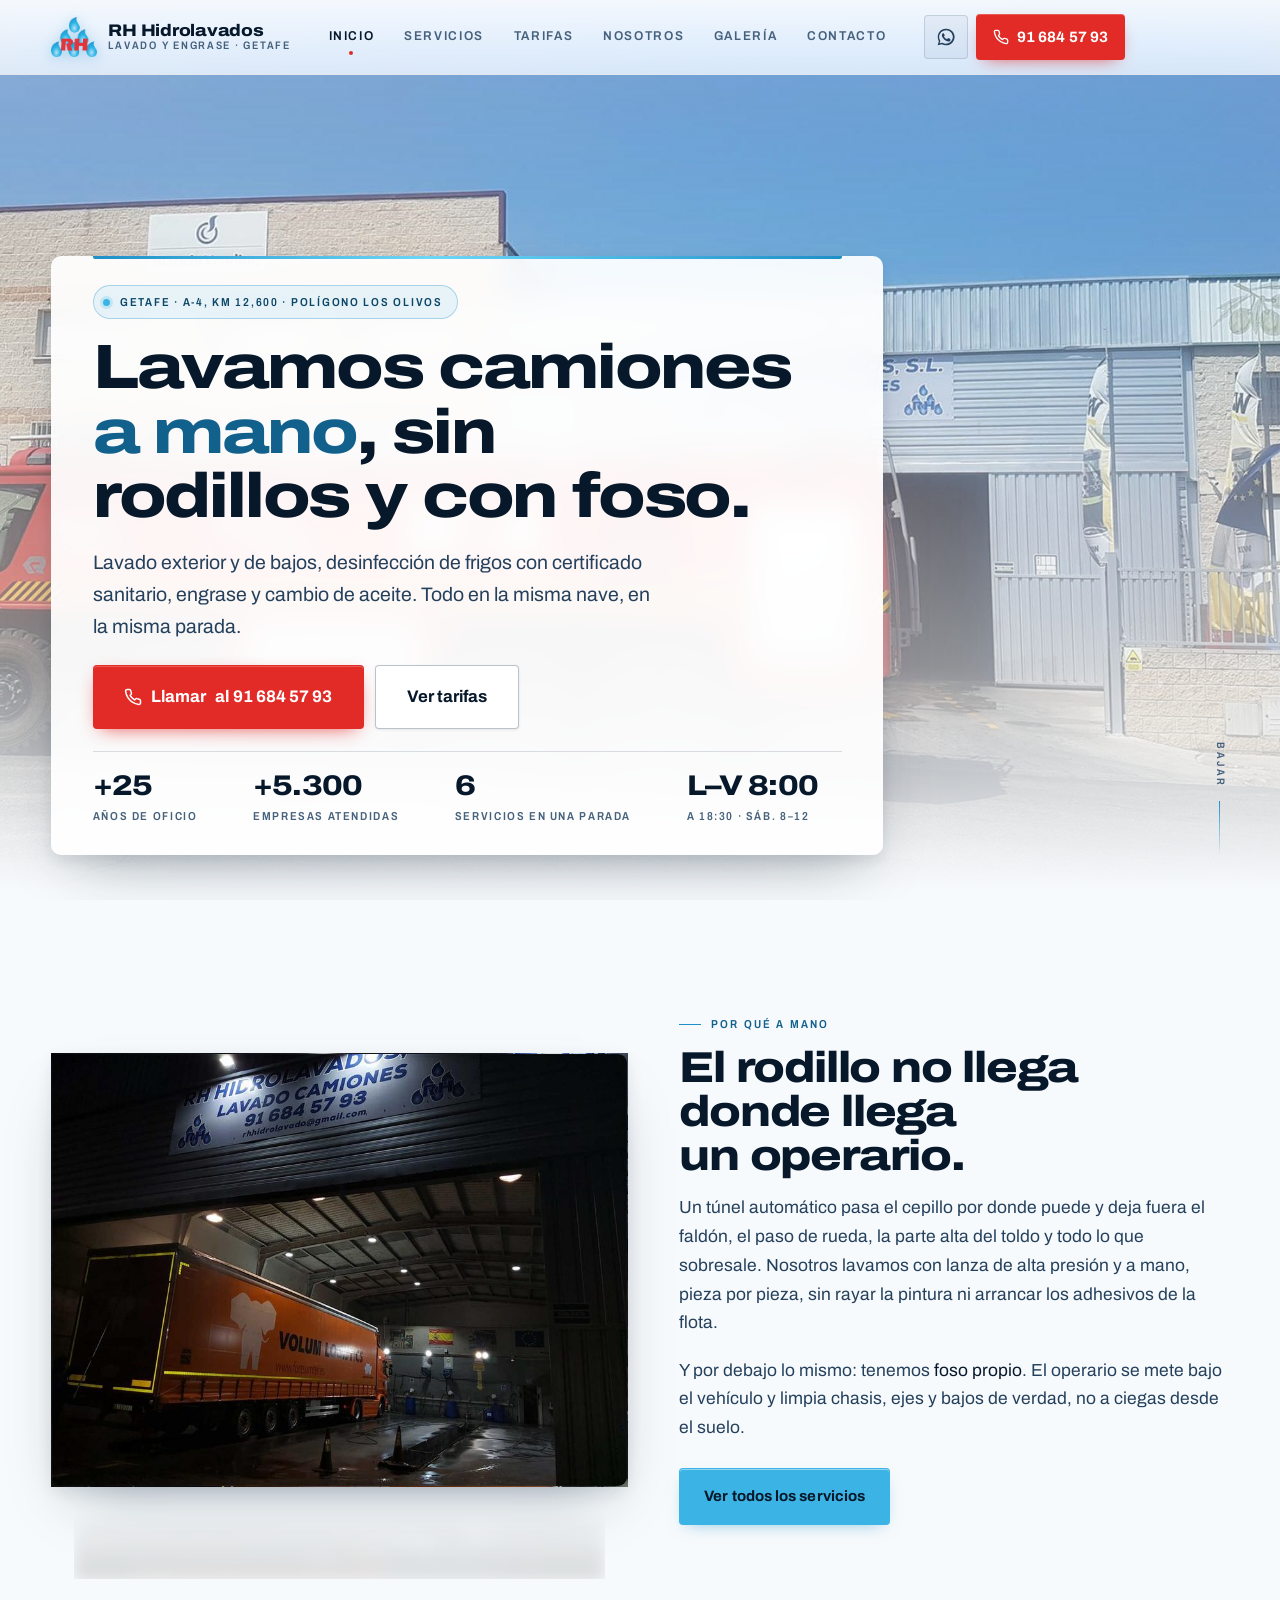
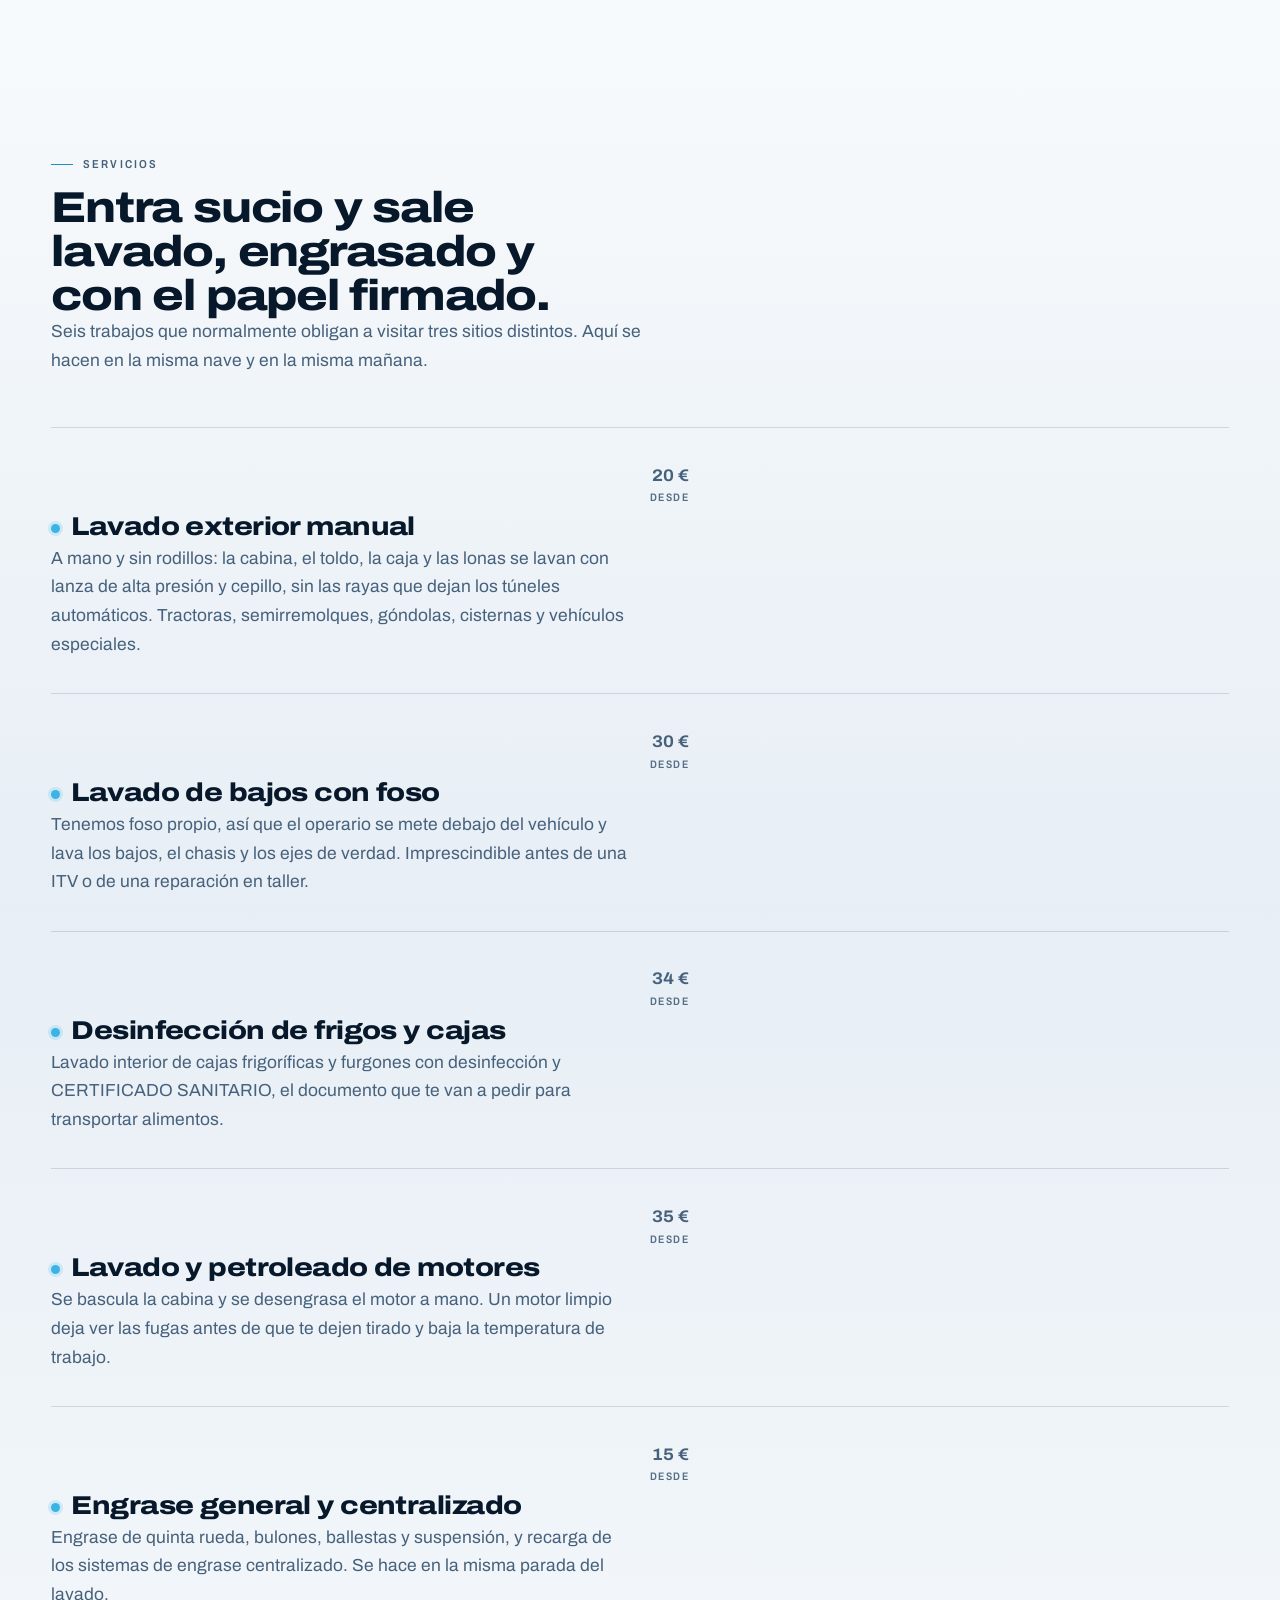
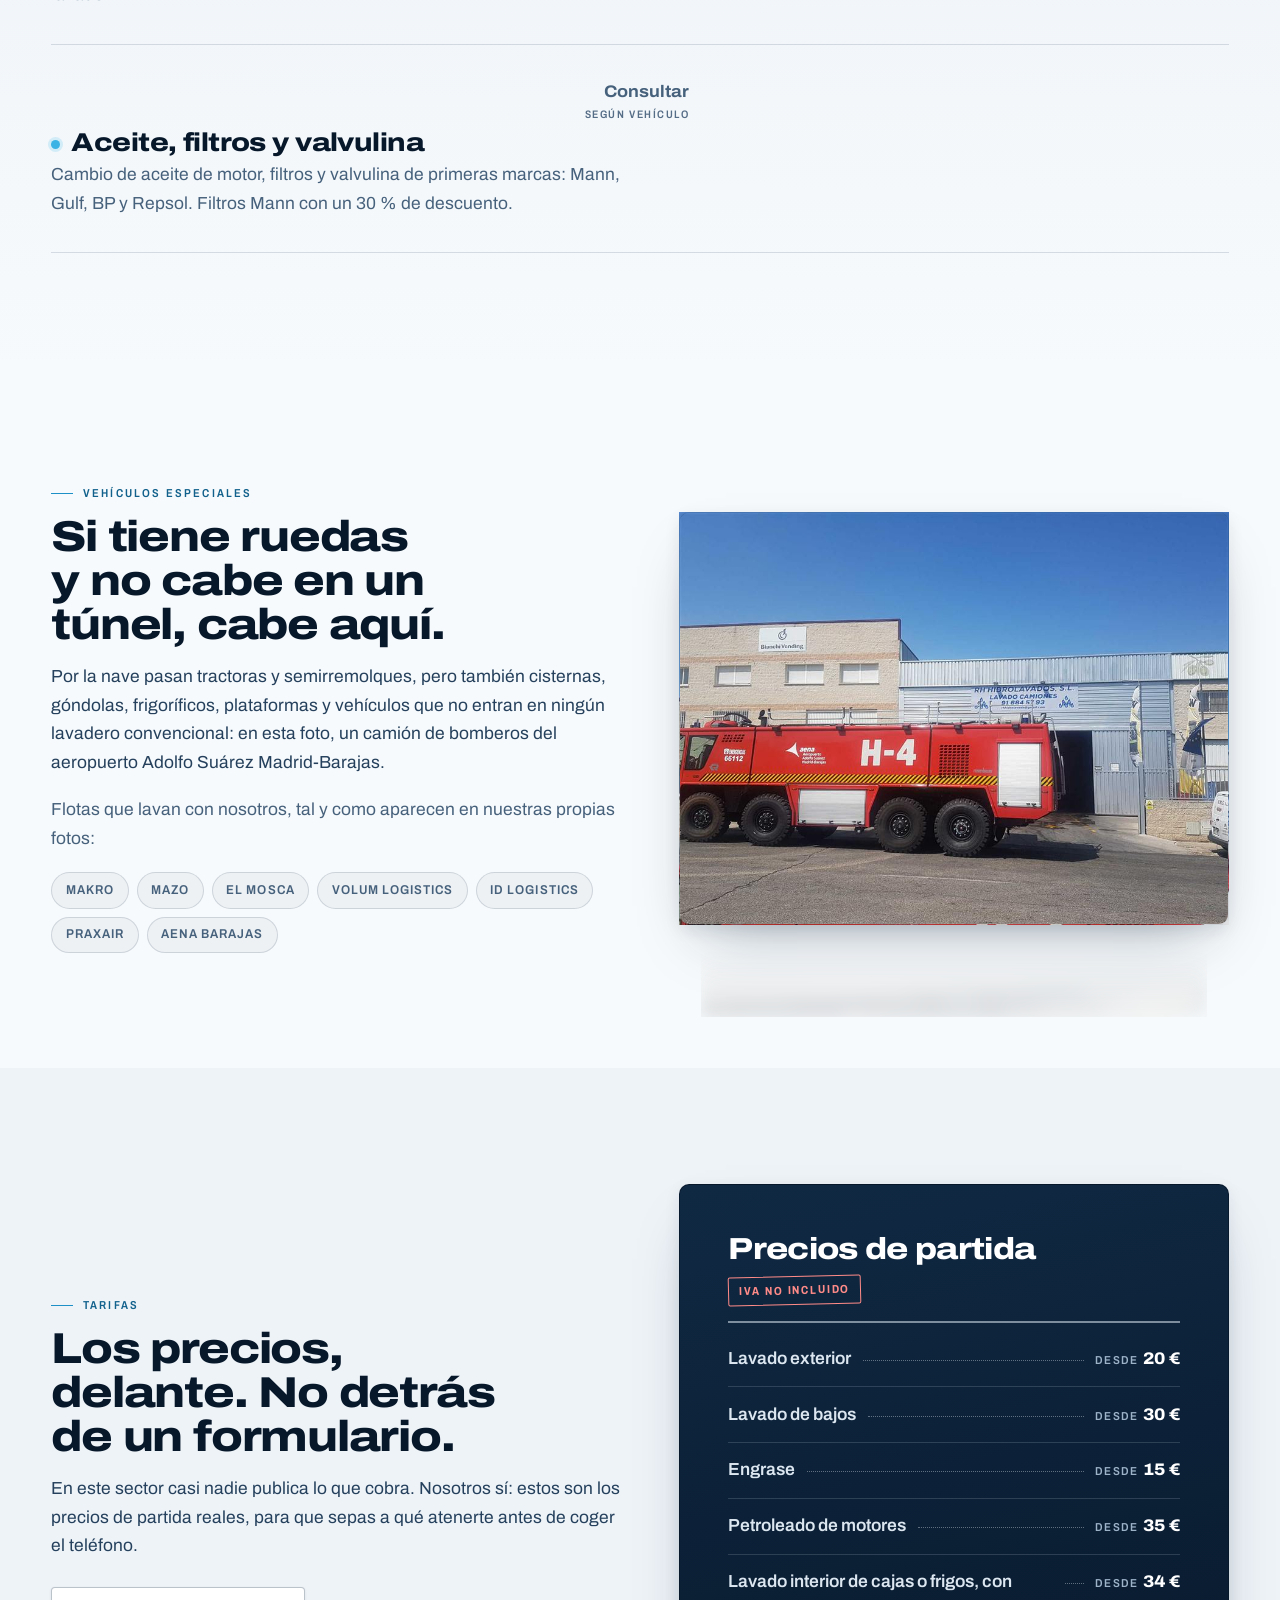
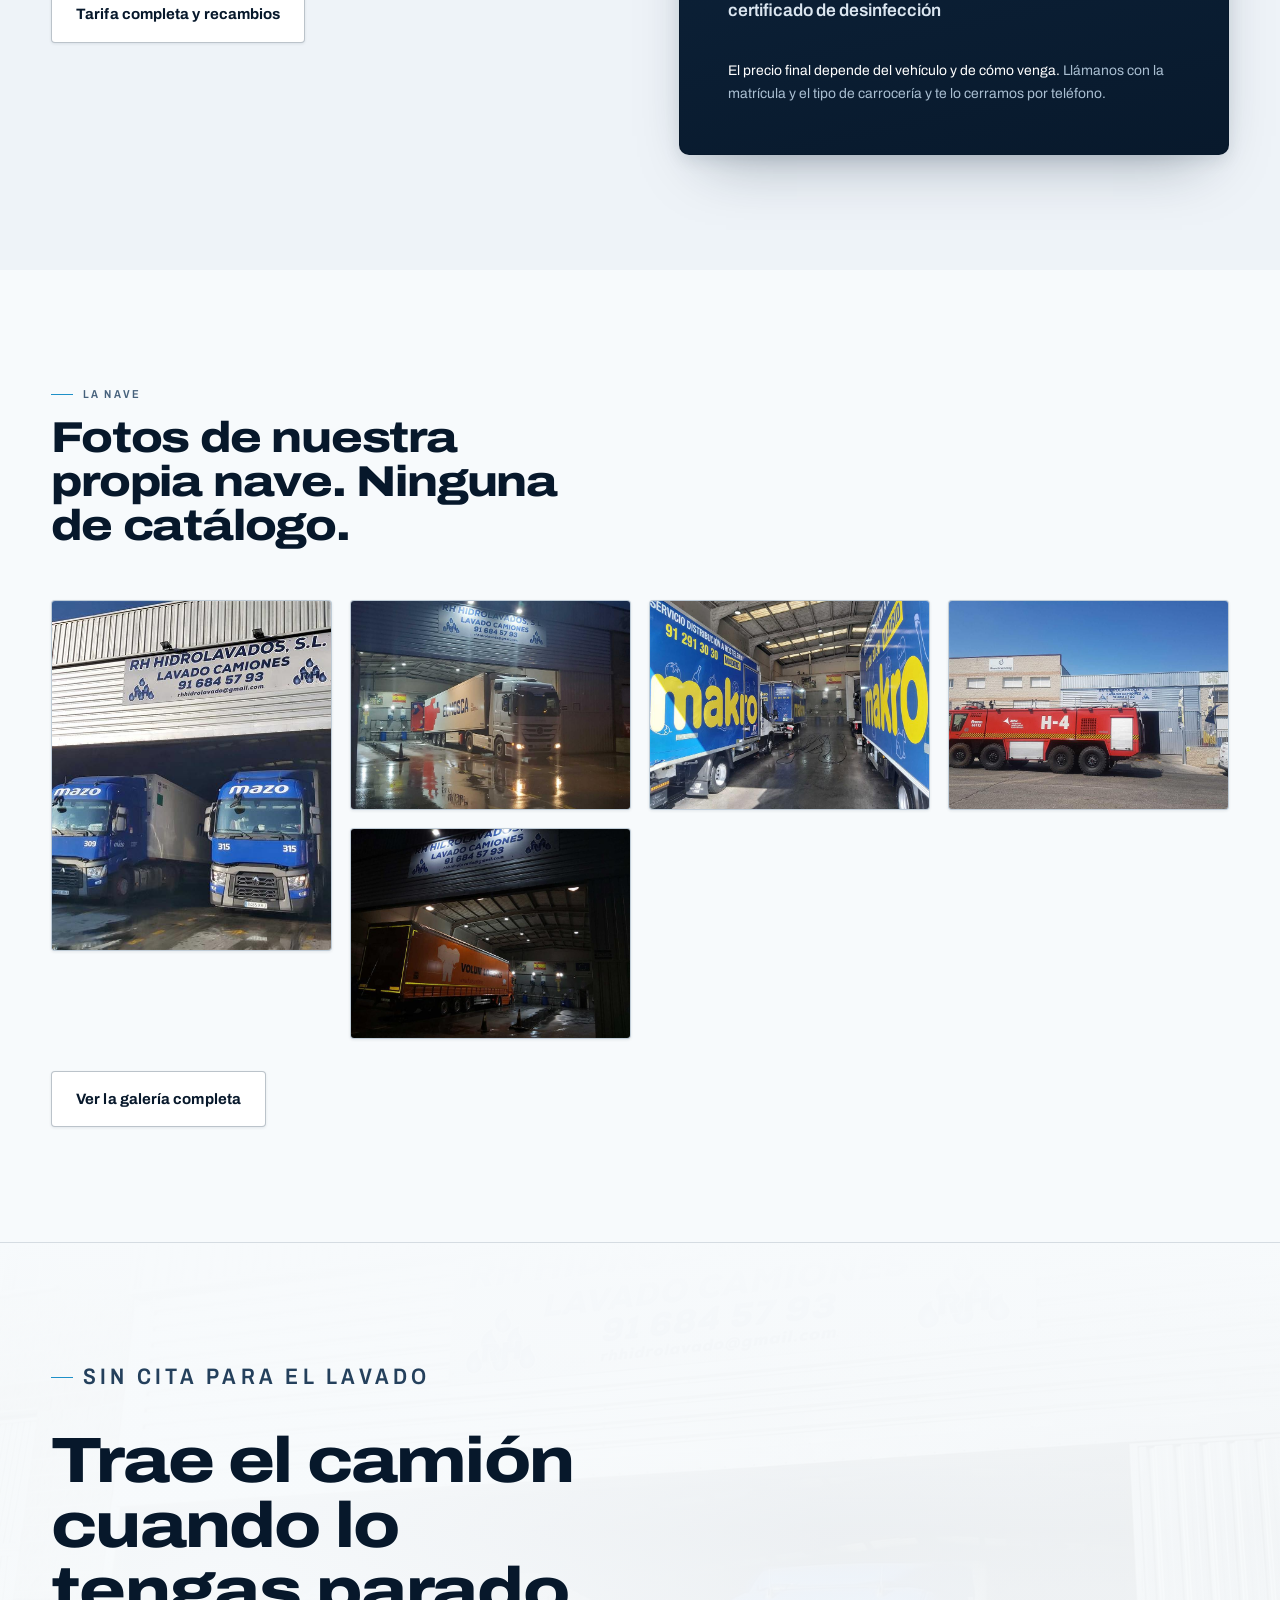
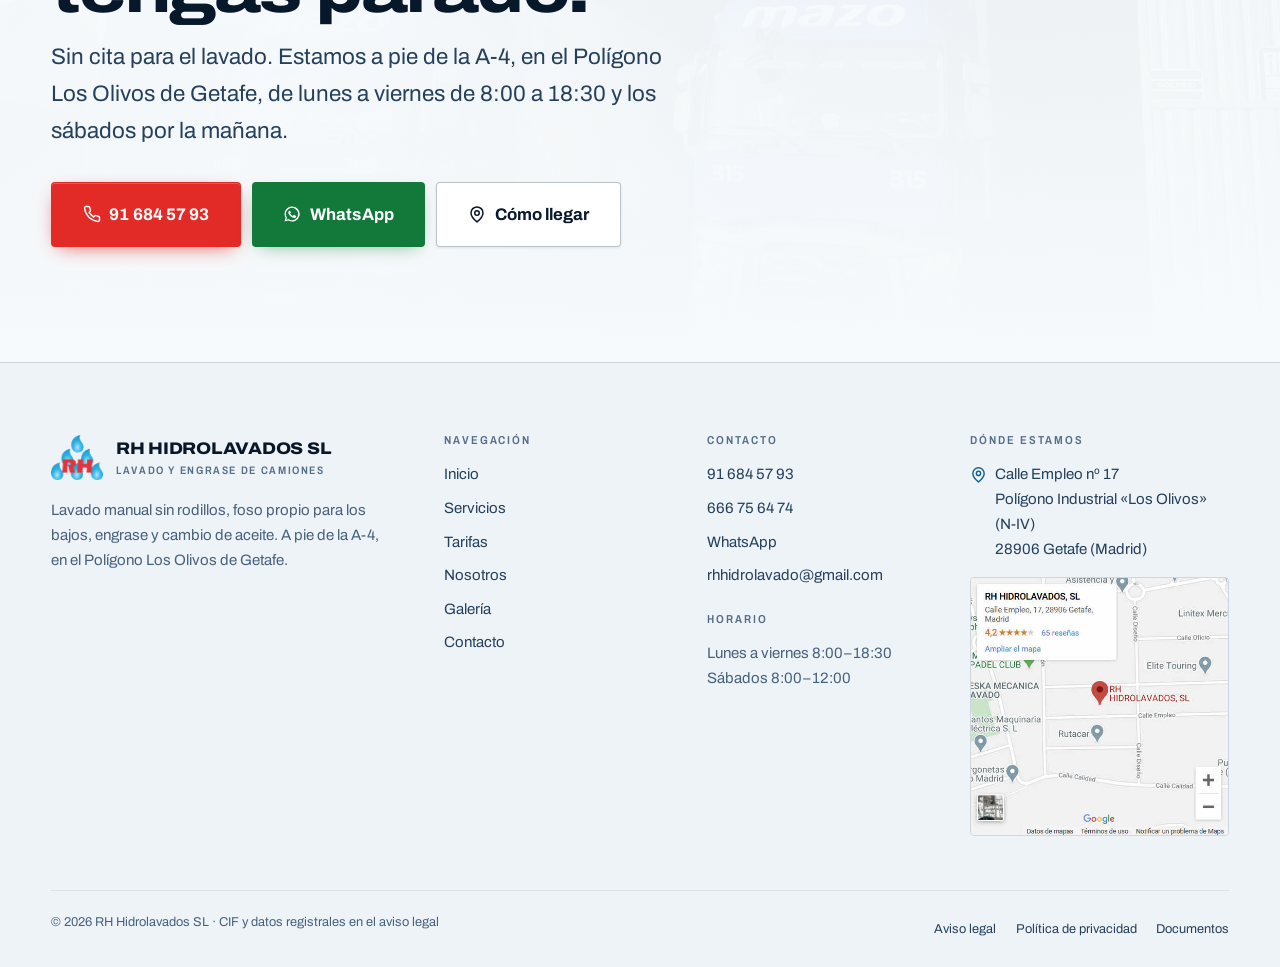
<file: index.html>
<!DOCTYPE html>
<html lang="es">
<head>
<!--
  ===========================================================================
  CONTRATO DE DIRECCIÓN — RH Hidrolavados SL
  THESIS: El rótulo real de la nave es azul marino sobre chapa blanca. Esa es
    la página: papel claro de extremo a extremo, con las propias fotos del
    cliente haciendo de bloques oscuros que anclan el blanco. Rechaza tanto el
    lavadero azul celeste con burbujas y tarjetas iguales que ship todo el
    sector, como el degradado gris de plantilla corporativa.
  OWN-WORLD: Papel y chapa (#ffffff–#a4bacd) como suelo continuo; tinta marina
    del rótulo (#07182b) para todo el texto; cian del logotipo (#3bb4e5) como
    AGUA —reglas, filos, barrido del menú, foco de los campos— nunca como
    fondo de párrafo; rojo RH (#e22b27) reservado para una sola cosa: la
    acción. Una única superficie oscura en todo el sitio, el panel de tarifas,
    que por eso se lee como una placa atornillada. Archivo variable: eje wdth
    122 en titulares (rótulo de chapa), wdth 84 en etiquetas técnicas. Reglas
    de agua y chapa grecada en lugar de bordes. Fotos con charco: cada imagen
    se refleja en el suelo.
  STORY: El jefe de tráfico entiende en un viewport que aquí se lava a mano y
    con foso, ve el precio sin pedirlo, y llama.
  FIRST VIEWPORT: Fotografía de día a sangre de la nave bajo un velo de papel;
    titular de rótulo abajo a la izquierda en tinta marina; botón rojo de
    teléfono junto al titular; franja de cifras reales bajo una regla de agua.
    En móvil, barra de pulgar fija con llamar / WhatsApp / ruta.
  FORM: "La nave de día: rótulo blanco y agua". Reencuadre en claro del mundo
    nocturno original, a petición del cliente: misma estructura, misma
    tipografía, mismas fotos; se invierte el suelo y con él el papel de cada
    color. Semilla e8a0f8e3 (tirada degradada: sin retadores de catálogo).
  ===========================================================================
-->
<meta charset="utf-8">
<meta name="viewport" content="width=device-width, initial-scale=1, viewport-fit=cover">
<title>RH Hidrolavados SL — Lavado y engrase de camiones en Getafe (Madrid)</title>
<meta name="description" content="Lavado manual sin rodillos, lavado de bajos con foso, desinfección de frigos con certificado, engrase y cambio de aceite. A pie de la A-4, Polígono Los Olivos, Getafe. Más de 25 años.">
<meta name="author" content="RH Hidrolavados SL">
<meta name="theme-color" content="#f7fafc">
<link rel="canonical" href="https://lavadoyengraserhhidrolavado.es/index.html">
<meta property="og:type" content="website">
<meta property="og:locale" content="es_ES">
<meta property="og:site_name" content="RH Hidrolavados SL">
<meta property="og:title" content="RH Hidrolavados SL — Lavado y engrase de camiones en Getafe (Madrid)">
<meta property="og:description" content="Lavado manual sin rodillos, lavado de bajos con foso, desinfección de frigos con certificado, engrase y cambio de aceite. A pie de la A-4, Polígono Los Olivos, Getafe. Más de 25 años.">
<meta property="og:image" content="https://lavadoyengraserhhidrolavado.es/assets/img/imgRH_3.jpg">
<meta name="twitter:card" content="summary_large_image">
<link rel="icon" href="assets/img/favicon.ico" sizes="any">
<link rel="apple-touch-icon" href="assets/img/logo_empresa.png">
<link rel="preconnect" href="https://fonts.googleapis.com">
<link rel="preconnect" href="https://fonts.gstatic.com" crossorigin>
<link rel="stylesheet" href="https://fonts.googleapis.com/css2?family=Archivo:wdth,wght@62..125,400..900&display=swap">
<link rel="stylesheet" href="assets/css/style.css">
<script>document.documentElement.className+=" js";</script>
</head>
<body>

<a class="skip-link" href="#principal">Saltar al contenido</a>

<header class="nav" id="cabecera">
  <div class="shell shell--wide nav__inner">
    <a class="brand" href="index.html" aria-label="RH Hidrolavados SL, inicio">
      <img class="brand__mark" src="assets/img/logo_empresa.png" alt="" width="474" height="410" fetchpriority="high">
      <span class="brand__txt">
        <span class="brand__name">RH Hidrolavados</span>
        <span class="brand__sub">Lavado y engrase · Getafe</span>
      </span>
    </a>

    <nav aria-label="Principal">
      <ul class="nav__menu">
        <span class="nav__glow" aria-hidden="true"></span>
        <li><a class="nav__link" href="index.html" aria-current="page">Inicio</a></li>
        <li><a class="nav__link" href="servicios.html">Servicios</a></li>
        <li><a class="nav__link" href="tarifas.html">Tarifas</a></li>
        <li><a class="nav__link" href="nosotros.html">Nosotros</a></li>
        <li><a class="nav__link" href="galeria.html">Galería</a></li>
        <li><a class="nav__link" href="contacto.html">Contacto</a></li>
      </ul>
    </nav>

    <div class="nav__cta">
      <a class="nav__icon" href="https://wa.me/34666756474" target="_blank" rel="noopener" aria-label="Escribir por WhatsApp al 666 75 64 74"><svg viewBox="0 0 24 24" fill="currentColor" aria-hidden="true"><path d="M12 2a10 10 0 0 0-8.6 15L2 22l5.2-1.4A10 10 0 1 0 12 2Zm0 18.2a8.2 8.2 0 0 1-4.2-1.2l-.3-.2-3.1.8.8-3-.2-.3A8.2 8.2 0 1 1 12 20.2Zm4.5-6.1c-.2-.1-1.5-.7-1.7-.8s-.4-.1-.5.1l-.8 1c-.1.2-.3.2-.5.1a6.7 6.7 0 0 1-3.3-2.9c-.1-.2 0-.4.1-.5l.4-.5c.1-.2.2-.3.2-.5s0-.3-.1-.4l-.7-1.7c-.2-.4-.4-.4-.5-.4h-.5a1 1 0 0 0-.7.3 3 3 0 0 0-.9 2.2 5.2 5.2 0 0 0 1.1 2.7 11.8 11.8 0 0 0 4.5 4c1.6.6 2.2.7 3 .6a2.5 2.5 0 0 0 1.7-1.2 2 2 0 0 0 .1-1.2c0-.1-.2-.2-.4-.3Z"/></svg></a>
      <a class="nav__tel" href="tel:+34916845793"><svg viewBox="0 0 24 24" fill="none" stroke="currentColor" stroke-width="2" stroke-linecap="round" stroke-linejoin="round" aria-hidden="true"><path d="M22 16.9v3a2 2 0 0 1-2.2 2 19.8 19.8 0 0 1-8.6-3.1 19.5 19.5 0 0 1-6-6A19.8 19.8 0 0 1 2.1 4.2 2 2 0 0 1 4.1 2h3a2 2 0 0 1 2 1.7c.1 1 .4 1.9.7 2.8a2 2 0 0 1-.5 2.1L8.1 9.9a16 16 0 0 0 6 6l1.3-1.3a2 2 0 0 1 2.1-.4c.9.3 1.8.6 2.8.7a2 2 0 0 1 1.7 2Z"/></svg><span>91 684 57 93</span></a>
    </div>

    <button class="burger" type="button" aria-expanded="false" aria-controls="menu-movil" aria-label="Abrir menú">
      <span class="burger__box" aria-hidden="true"><span></span><span></span><span></span></span>
    </button>
  </div>
  <span class="nav__progress" aria-hidden="true"></span>
</header>

<div class="drawer" id="menu-movil">
  <nav aria-label="Menú principal móvil">
    <ul class="drawer__list">
      <li><a class="drawer__link" href="index.html" aria-current="page">Inicio</a></li>
      <li><a class="drawer__link" href="servicios.html">Servicios</a></li>
      <li><a class="drawer__link" href="tarifas.html">Tarifas</a></li>
      <li><a class="drawer__link" href="nosotros.html">Nosotros</a></li>
      <li><a class="drawer__link" href="galeria.html">Galería</a></li>
      <li><a class="drawer__link" href="contacto.html">Contacto</a></li>
    </ul>
  </nav>
  <div class="drawer__foot">
    <a class="btn btn--rh btn--lg btn--block" href="tel:+34916845793"><svg viewBox="0 0 24 24" fill="none" stroke="currentColor" stroke-width="2" stroke-linecap="round" stroke-linejoin="round" aria-hidden="true"><path d="M22 16.9v3a2 2 0 0 1-2.2 2 19.8 19.8 0 0 1-8.6-3.1 19.5 19.5 0 0 1-6-6A19.8 19.8 0 0 1 2.1 4.2 2 2 0 0 1 4.1 2h3a2 2 0 0 1 2 1.7c.1 1 .4 1.9.7 2.8a2 2 0 0 1-.5 2.1L8.1 9.9a16 16 0 0 0 6 6l1.3-1.3a2 2 0 0 1 2.1-.4c.9.3 1.8.6 2.8.7a2 2 0 0 1 1.7 2Z"/></svg> Llamar al 91 684 57 93</a>
    <a class="btn btn--wa btn--lg btn--block" href="https://wa.me/34666756474" target="_blank" rel="noopener"><svg viewBox="0 0 24 24" fill="currentColor" aria-hidden="true"><path d="M12 2a10 10 0 0 0-8.6 15L2 22l5.2-1.4A10 10 0 1 0 12 2Zm0 18.2a8.2 8.2 0 0 1-4.2-1.2l-.3-.2-3.1.8.8-3-.2-.3A8.2 8.2 0 1 1 12 20.2Zm4.5-6.1c-.2-.1-1.5-.7-1.7-.8s-.4-.1-.5.1l-.8 1c-.1.2-.3.2-.5.1a6.7 6.7 0 0 1-3.3-2.9c-.1-.2 0-.4.1-.5l.4-.5c.1-.2.2-.3.2-.5s0-.3-.1-.4l-.7-1.7c-.2-.4-.4-.4-.5-.4h-.5a1 1 0 0 0-.7.3 3 3 0 0 0-.9 2.2 5.2 5.2 0 0 0 1.1 2.7 11.8 11.8 0 0 0 4.5 4c1.6.6 2.2.7 3 .6a2.5 2.5 0 0 0 1.7-1.2 2 2 0 0 0 .1-1.2c0-.1-.2-.2-.4-.3Z"/></svg> WhatsApp 666 75 64 74</a>
    <a class="btn btn--ghost btn--lg btn--block" href="https://www.google.es/maps/dir//RH+Hidrolavados,+Calle+Empleo,+17,+28906+Getafe,+Madrid/@40.3152936,-3.7203789,13z/data=!4m9!4m8!1m0!1m5!1m1!1s0xd4221409a3f853f:0x2fa6f8bcc1fb5c96!2m2!1d-3.6853595!2d40.3152334!3e0" target="_blank" rel="noopener"><svg viewBox="0 0 24 24" fill="none" stroke="currentColor" stroke-width="2" stroke-linecap="round" stroke-linejoin="round" aria-hidden="true"><path d="M20 10.5c0 5.5-8 12-8 12s-8-6.5-8-12a8 8 0 0 1 16 0Z"/><circle cx="12" cy="10.5" r="3"/></svg> Cómo llegar</a>
    <p class="drawer__meta">
      <a class="dirlink" href="https://www.google.com/maps/search/?api=1&query=RH%20Hidrolavados%20SL%2C%20Calle%20Empleo%2017%2C%2028906%20Getafe%2C%20Madrid" target="_blank" rel="noopener" aria-label="Ver la dirección de RH Hidrolavados en Google Maps"><svg viewBox="0 0 24 24" fill="none" stroke="currentColor" stroke-width="2" stroke-linecap="round" stroke-linejoin="round" aria-hidden="true"><path d="M20 10.5c0 5.5-8 12-8 12s-8-6.5-8-12a8 8 0 0 1 16 0Z"/><circle cx="12" cy="10.5" r="3"/></svg><span><strong>Calle Empleo nº 17</strong>Polígono Industrial «Los Olivos» (N-IV)<br>28906 Getafe (Madrid)</span></a>
      <a href="mailto:rhhidrolavado@gmail.com">rhhidrolavado@gmail.com</a><br>
      L–V 8:00–18:30 · S 8:00–12:00
    </p>
  </div>
</div>

<main id="principal">

<section class="hero">
  <div class="hero__media" aria-hidden="true">
    <img src="assets/img/imgRH_1.jpg" alt="" width="1600" height="1200" fetchpriority="high">
  </div>
  <div class="shell hero__inner">
   <div class="hero__board">
    <p class="hero__kicker"><i aria-hidden="true"></i> Getafe · A-4, km 12,600 · Polígono Los Olivos</p>
    <h1>Lavamos camiones <em>a mano</em>, sin rodillos y con foso.</h1>
    <p class="hero__lead">Lavado exterior y de bajos, desinfección de frigos con certificado sanitario, engrase y cambio de aceite. Todo en la misma nave, en la misma parada.</p>
    <div class="btn-row">
      <a class="btn btn--rh btn--lg" href="tel:+34916845793"><svg viewBox="0 0 24 24" fill="none" stroke="currentColor" stroke-width="2" stroke-linecap="round" stroke-linejoin="round" aria-hidden="true"><path d="M22 16.9v3a2 2 0 0 1-2.2 2 19.8 19.8 0 0 1-8.6-3.1 19.5 19.5 0 0 1-6-6A19.8 19.8 0 0 1 2.1 4.2 2 2 0 0 1 4.1 2h3a2 2 0 0 1 2 1.7c.1 1 .4 1.9.7 2.8a2 2 0 0 1-.5 2.1L8.1 9.9a16 16 0 0 0 6 6l1.3-1.3a2 2 0 0 1 2.1-.4c.9.3 1.8.6 2.8.7a2 2 0 0 1 1.7 2Z"/></svg> Llamar<span class="btn__num"> al 91 684 57 93</span></a>
      <a class="btn btn--ghost btn--lg" href="tarifas.html">Ver tarifas</a>
    </div>
    <div class="hero__facts">
      <div><b>+25</b><span>años de oficio</span></div>
      <div><b>+5.300</b><span>empresas atendidas</span></div>
      <div><b>6</b><span>servicios en una parada</span></div>
      <div><b>L–V 8:00</b><span>a 18:30 · sáb. 8–12</span></div>
    </div>
   </div>
  </div>
  <a class="hero__scroll" href="#sin-rodillos">Bajar</a>
</section>

<section class="section" id="sin-rodillos">
  <div class="shell">
    <div class="slab">
      <div class="slab__media puddle" data-reveal>
        <img src="assets/img/thumb/imgRH_2.jpg" alt="Tráiler de Volum Logistics saliendo de la nave de RH Hidrolavados de noche, con el suelo mojado" width="900" height="675" loading="lazy" decoding="async">
      </div>
      <div class="slab__body" data-reveal data-reveal-delay="1">
        <p class="label">Por qué a mano</p>
        <h2>El rodillo no llega donde llega un operario.</h2>
        <p>Un túnel automático pasa el cepillo por donde puede y deja fuera el faldón, el paso de rueda, la parte alta del toldo y todo lo que sobresale. Nosotros lavamos con lanza de alta presión y a mano, pieza por pieza, sin rayar la pintura ni arrancar los adhesivos de la flota.</p>
        <p>Y por debajo lo mismo: tenemos <strong>foso propio</strong>. El operario se mete bajo el vehículo y limpia chasis, ejes y bajos de verdad, no a ciegas desde el suelo.</p>
        <div class="btn-row" style="margin-top:1.6rem">
          <a class="btn btn--agua" href="servicios.html">Ver todos los servicios</a>
        </div>
      </div>
    </div>
  </div>
</section>

<section class="section section--wet">
  <div class="shell">
    <div class="section__head" data-reveal>
      <p class="label">Servicios</p>
      <h2>Entra sucio y sale lavado, engrasado y con el papel firmado.</h2>
      <p>Seis trabajos que normalmente obligan a visitar tres sitios distintos. Aquí se hacen en la misma nave y en la misma mañana.</p>
    </div>
    <div class="board">
      <article class="board__row" data-reveal>
        <h3>Lavado exterior manual</h3>
        <p>A mano y sin rodillos: la cabina, el toldo, la caja y las lonas se lavan con lanza de alta presión y cepillo, sin las rayas que dejan los túneles automáticos. Tractoras, semirremolques, góndolas, cisternas y vehículos especiales.</p>
        <p class="board__price">20 €<small>desde</small></p>
      </article>
      <article class="board__row" data-reveal>
        <h3>Lavado de bajos con foso</h3>
        <p>Tenemos foso propio, así que el operario se mete debajo del vehículo y lava los bajos, el chasis y los ejes de verdad. Imprescindible antes de una ITV o de una reparación en taller.</p>
        <p class="board__price">30 €<small>desde</small></p>
      </article>
      <article class="board__row" data-reveal>
        <h3>Desinfección de frigos y cajas</h3>
        <p>Lavado interior de cajas frigoríficas y furgones con desinfección y CERTIFICADO SANITARIO, el documento que te van a pedir para transportar alimentos.</p>
        <p class="board__price">34 €<small>desde</small></p>
      </article>
      <article class="board__row" data-reveal>
        <h3>Lavado y petroleado de motores</h3>
        <p>Se bascula la cabina y se desengrasa el motor a mano. Un motor limpio deja ver las fugas antes de que te dejen tirado y baja la temperatura de trabajo.</p>
        <p class="board__price">35 €<small>desde</small></p>
      </article>
      <article class="board__row" data-reveal>
        <h3>Engrase general y centralizado</h3>
        <p>Engrase de quinta rueda, bulones, ballestas y suspensión, y recarga de los sistemas de engrase centralizado. Se hace en la misma parada del lavado.</p>
        <p class="board__price">15 €<small>desde</small></p>
      </article>
      <article class="board__row" data-reveal>
        <h3>Aceite, filtros y valvulina</h3>
        <p>Cambio de aceite de motor, filtros y valvulina de primeras marcas: Mann, Gulf, BP y Repsol. Filtros Mann con un 30 % de descuento.</p>
        <p class="board__price">Consultar<small>según vehículo</small></p>
      </article>
    </div>
  </div>
</section>

<section class="section">
  <div class="shell">
    <div class="slab slab--flip">
      <div class="slab__media puddle" data-reveal>
        <img src="assets/img/thumb/imgRH_1.jpg" alt="Camión de bomberos H-4 del aeropuerto Madrid-Barajas aparcado ante la nave de RH Hidrolavados" width="900" height="675" loading="lazy" decoding="async">
      </div>
      <div class="slab__body" data-reveal data-reveal-delay="1">
        <p class="label">Vehículos especiales</p>
        <h2>Si tiene ruedas y no cabe en un túnel, cabe aquí.</h2>
        <p>Por la nave pasan tractoras y semirremolques, pero también cisternas, góndolas, frigoríficos, plataformas y vehículos que no entran en ningún lavadero convencional: en esta foto, un camión de bomberos del aeropuerto Adolfo Suárez Madrid-Barajas.</p>
        <p class="muted">Flotas que lavan con nosotros, tal y como aparecen en nuestras propias fotos:</p>
        <ul class="fleet">
          <li>Makro</li><li>Mazo</li><li>El Mosca</li><li>Volum Logistics</li>
          <li>ID Logistics</li><li>Praxair</li><li>AENA Barajas</li>
        </ul>
      </div>
    </div>
  </div>
</section>

<section class="section section--deep">
  <div class="shell">
    <div class="slab">
      <div class="slab__body" data-reveal>
        <p class="label">Tarifas</p>
        <h2>Los precios, delante. No detrás de un formulario.</h2>
        <p>En este sector casi nadie publica lo que cobra. Nosotros sí: estos son los precios de partida reales, para que sepas a qué atenerte antes de coger el teléfono.</p>
        <div class="btn-row" style="margin-top:1.6rem">
          <a class="btn btn--ghost" href="tarifas.html">Tarifa completa y recambios</a>
        </div>
      </div>
      <div class="slab__media" data-reveal data-reveal-delay="1">
        <div class="pricepanel">
          <div class="pricepanel__head">
            <h3>Precios de partida</h3>
            <span class="pricepanel__stamp">IVA no incluido</span>
          </div>
          <ul class="pricelist">
        <li>
          <span class="pricelist__name">Lavado exterior</span>
          <span class="pricelist__dots" aria-hidden="true"></span>
          <span class="pricelist__val"><em>desde</em>20 €</span>
        </li>
        <li>
          <span class="pricelist__name">Lavado de bajos</span>
          <span class="pricelist__dots" aria-hidden="true"></span>
          <span class="pricelist__val"><em>desde</em>30 €</span>
        </li>
        <li>
          <span class="pricelist__name">Engrase</span>
          <span class="pricelist__dots" aria-hidden="true"></span>
          <span class="pricelist__val"><em>desde</em>15 €</span>
        </li>
        <li>
          <span class="pricelist__name">Petroleado de motores</span>
          <span class="pricelist__dots" aria-hidden="true"></span>
          <span class="pricelist__val"><em>desde</em>35 €</span>
        </li>
        <li>
          <span class="pricelist__name">Lavado interior de cajas o frigos, con certificado de desinfección</span>
          <span class="pricelist__dots" aria-hidden="true"></span>
          <span class="pricelist__val"><em>desde</em>34 €</span>
        </li>
          </ul>
          <p class="pricepanel__note"><strong>El precio final depende del vehículo y de cómo venga.</strong> Llámanos con la matrícula y el tipo de carrocería y te lo cerramos por teléfono.</p>
        </div>
      </div>
    </div>
  </div>
</section>

<section class="section">
  <div class="shell shell--wide">
    <div class="section__head" data-reveal>
      <p class="label">La nave</p>
      <h2>Fotos de nuestra propia nave. Ninguna de catálogo.</h2>
    </div>
    <div class="gallery" data-reveal>
      <figure class="gallery__item gallery__item--tall" data-full="assets/img/imgRH_5.jpg" data-caption="Dos tractoras Renault de la flota Mazo esperando turno en la puerta de la nave, Polígono Los Olivos.">
        <img src="assets/img/thumb/imgRH_5.jpg" alt="Dos tractoras Renault de la flota Mazo esperando turno en la puerta de la nave, Polígono Los Olivos." loading="lazy" decoding="async" width="900" height="675">
        <figcaption>Dos tractoras Renault de la flota Mazo esperando turno en la puerta de la nave, Polígono Los Olivos.</figcaption>
      </figure>
      <figure class="gallery__item" data-full="assets/img/imgRH_3.jpg" data-caption="Semirremolque frigorífico de El Mosca entrando a lavar de madrugada. El foso, a la izquierda.">
        <img src="assets/img/thumb/imgRH_3.jpg" alt="Semirremolque frigorífico de El Mosca entrando a lavar de madrugada. El foso, a la izquierda." loading="lazy" decoding="async" width="900" height="675">
        <figcaption>Semirremolque frigorífico de El Mosca entrando a lavar de madrugada. El foso, a la izquierda.</figcaption>
      </figure>
      <figure class="gallery__item" data-full="assets/img/imgRH_9.jpg" data-caption="Dos frigoríficos de Makro Madrid dentro de la nave, en pleno lavado interior.">
        <img src="assets/img/thumb/imgRH_9.jpg" alt="Dos frigoríficos de Makro Madrid dentro de la nave, en pleno lavado interior." loading="lazy" decoding="async" width="900" height="675">
        <figcaption>Dos frigoríficos de Makro Madrid dentro de la nave, en pleno lavado interior.</figcaption>
      </figure>
      <figure class="gallery__item" data-full="assets/img/imgRH_1.jpg" data-caption="Camión de bomberos H-4 del aeropuerto Adolfo Suárez Madrid-Barajas, uno de los vehículos especiales que atendemos.">
        <img src="assets/img/thumb/imgRH_1.jpg" alt="Camión de bomberos H-4 del aeropuerto Adolfo Suárez Madrid-Barajas, uno de los vehículos especiales que atendemos." loading="lazy" decoding="async" width="900" height="675">
        <figcaption>Camión de bomberos H-4 del aeropuerto Adolfo Suárez Madrid-Barajas, uno de los vehículos especiales que atendemos.</figcaption>
      </figure>
      <figure class="gallery__item" data-full="assets/img/imgRH_2.jpg" data-caption="Tráiler de Volum Logistics saliendo de la nave de noche, con el suelo todavía mojado.">
        <img src="assets/img/thumb/imgRH_2.jpg" alt="Tráiler de Volum Logistics saliendo de la nave de noche, con el suelo todavía mojado." loading="lazy" decoding="async" width="900" height="675">
        <figcaption>Tráiler de Volum Logistics saliendo de la nave de noche, con el suelo todavía mojado.</figcaption>
      </figure>
    </div>
    <div class="btn-row" style="margin-top:2rem" data-reveal>
      <a class="btn btn--ghost" href="galeria.html">Ver la galería completa</a>
    </div>
  </div>
</section>


<section class="closer">
  <div class="closer__media" aria-hidden="true"><img src="assets/img/imgRH_5.jpg" alt="" loading="lazy" decoding="async" width="1600" height="1200"></div>
  <div class="shell">
    <p class="label">Sin cita para el lavado</p>
    <h2 data-reveal>Trae el camión cuando lo tengas parado.</h2>
    <p data-reveal data-reveal-delay="1">Sin cita para el lavado. Estamos a pie de la A-4, en el Polígono Los Olivos de Getafe, de lunes a viernes de 8:00 a 18:30 y los sábados por la mañana.</p>
    <div class="btn-row" data-reveal data-reveal-delay="2">
      <a class="btn btn--rh btn--lg" href="tel:+34916845793"><svg viewBox="0 0 24 24" fill="none" stroke="currentColor" stroke-width="2" stroke-linecap="round" stroke-linejoin="round" aria-hidden="true"><path d="M22 16.9v3a2 2 0 0 1-2.2 2 19.8 19.8 0 0 1-8.6-3.1 19.5 19.5 0 0 1-6-6A19.8 19.8 0 0 1 2.1 4.2 2 2 0 0 1 4.1 2h3a2 2 0 0 1 2 1.7c.1 1 .4 1.9.7 2.8a2 2 0 0 1-.5 2.1L8.1 9.9a16 16 0 0 0 6 6l1.3-1.3a2 2 0 0 1 2.1-.4c.9.3 1.8.6 2.8.7a2 2 0 0 1 1.7 2Z"/></svg> 91 684 57 93</a>
      <a class="btn btn--wa btn--lg" href="https://wa.me/34666756474" target="_blank" rel="noopener"><svg viewBox="0 0 24 24" fill="currentColor" aria-hidden="true"><path d="M12 2a10 10 0 0 0-8.6 15L2 22l5.2-1.4A10 10 0 1 0 12 2Zm0 18.2a8.2 8.2 0 0 1-4.2-1.2l-.3-.2-3.1.8.8-3-.2-.3A8.2 8.2 0 1 1 12 20.2Zm4.5-6.1c-.2-.1-1.5-.7-1.7-.8s-.4-.1-.5.1l-.8 1c-.1.2-.3.2-.5.1a6.7 6.7 0 0 1-3.3-2.9c-.1-.2 0-.4.1-.5l.4-.5c.1-.2.2-.3.2-.5s0-.3-.1-.4l-.7-1.7c-.2-.4-.4-.4-.5-.4h-.5a1 1 0 0 0-.7.3 3 3 0 0 0-.9 2.2 5.2 5.2 0 0 0 1.1 2.7 11.8 11.8 0 0 0 4.5 4c1.6.6 2.2.7 3 .6a2.5 2.5 0 0 0 1.7-1.2 2 2 0 0 0 .1-1.2c0-.1-.2-.2-.4-.3Z"/></svg> WhatsApp</a>
      <a class="btn btn--ghost btn--lg" href="https://www.google.es/maps/dir//RH+Hidrolavados,+Calle+Empleo,+17,+28906+Getafe,+Madrid/@40.3152936,-3.7203789,13z/data=!4m9!4m8!1m0!1m5!1m1!1s0xd4221409a3f853f:0x2fa6f8bcc1fb5c96!2m2!1d-3.6853595!2d40.3152334!3e0" target="_blank" rel="noopener"><svg viewBox="0 0 24 24" fill="none" stroke="currentColor" stroke-width="2" stroke-linecap="round" stroke-linejoin="round" aria-hidden="true"><path d="M20 10.5c0 5.5-8 12-8 12s-8-6.5-8-12a8 8 0 0 1 16 0Z"/><circle cx="12" cy="10.5" r="3"/></svg> Cómo llegar</a>
    </div>
  </div>
</section>

</main>


<footer class="foot">
  <div class="shell">
    <div class="foot__grid">
      <div>
        <div class="foot__brand">
          <img src="assets/img/logo_empresa.png" alt="" width="474" height="410" loading="lazy">
          <span><b>RH Hidrolavados SL</b><span>Lavado y engrase de camiones</span></span>
        </div>
        <p>Lavado manual sin rodillos, foso propio para los bajos, engrase y cambio de aceite. A pie de la A-4, en el Polígono Los Olivos de Getafe.</p>
      </div>

      <div>
        <h2>Navegación</h2>
        <ul>
          <li><a href="index.html">Inicio</a></li>
          <li><a href="servicios.html">Servicios</a></li>
          <li><a href="tarifas.html">Tarifas</a></li>
          <li><a href="nosotros.html">Nosotros</a></li>
          <li><a href="galeria.html">Galería</a></li>
          <li><a href="contacto.html">Contacto</a></li>
        </ul>
      </div>

      <div>
        <h2>Contacto</h2>
        <ul>
          <li><a href="tel:+34916845793">91 684 57 93</a></li>
          <li><a href="tel:+34666756474">666 75 64 74</a></li>
          <li><a href="https://wa.me/34666756474" target="_blank" rel="noopener">WhatsApp</a></li>
          <li><a href="mailto:rhhidrolavado@gmail.com">rhhidrolavado@gmail.com</a></li>
        </ul>
        <h2 style="margin-top:1.6rem">Horario</h2>
        <p>Lunes a viernes 8:00–18:30<br>Sábados 8:00–12:00</p>
      </div>

      <div>
        <h2>Dónde estamos</h2>
        <p><a class="dirlink" href="https://www.google.com/maps/search/?api=1&query=RH%20Hidrolavados%20SL%2C%20Calle%20Empleo%2017%2C%2028906%20Getafe%2C%20Madrid" target="_blank" rel="noopener" aria-label="Ver la dirección de RH Hidrolavados en Google Maps"><svg viewBox="0 0 24 24" fill="none" stroke="currentColor" stroke-width="2" stroke-linecap="round" stroke-linejoin="round" aria-hidden="true"><path d="M20 10.5c0 5.5-8 12-8 12s-8-6.5-8-12a8 8 0 0 1 16 0Z"/><circle cx="12" cy="10.5" r="3"/></svg><span>Calle Empleo nº 17<br>Polígono Industrial «Los Olivos» (N-IV)<br>28906 Getafe (Madrid)</span></a></p>
        <a class="foot__map" href="https://www.google.es/maps/dir//RH+Hidrolavados,+Calle+Empleo,+17,+28906+Getafe,+Madrid/@40.3152936,-3.7203789,13z/data=!4m9!4m8!1m0!1m5!1m1!1s0xd4221409a3f853f:0x2fa6f8bcc1fb5c96!2m2!1d-3.6853595!2d40.3152334!3e0" target="_blank" rel="noopener" aria-label="Abrir la ruta hasta RH Hidrolavados en Google Maps">
          <img src="assets/img/situacion_empresa.jpg" alt="Plano de situación de RH Hidrolavados en el Polígono Los Olivos de Getafe" width="500" height="500" loading="lazy">
        </a>
      </div>
    </div>

    <div class="foot__bar">
      <p>© <span data-year>2026</span> RH Hidrolavados SL · CIF y datos registrales en el aviso legal</p>
      <nav aria-label="Legal">
        <a href="assets/docs/AvisoLegal.pdf" target="_blank" rel="noopener">Aviso legal</a>
        <a href="assets/docs/PoliticaDePrivacidad.pdf" target="_blank" rel="noopener">Política de privacidad</a>
        <a href="galeria.html#documentos">Documentos</a>
      </nav>
    </div>
  </div>
</footer>

<nav class="thumbbar" aria-label="Acciones rápidas">
  <a href="tel:+34916845793"><svg viewBox="0 0 24 24" fill="none" stroke="currentColor" stroke-width="2" stroke-linecap="round" stroke-linejoin="round" aria-hidden="true"><path d="M22 16.9v3a2 2 0 0 1-2.2 2 19.8 19.8 0 0 1-8.6-3.1 19.5 19.5 0 0 1-6-6A19.8 19.8 0 0 1 2.1 4.2 2 2 0 0 1 4.1 2h3a2 2 0 0 1 2 1.7c.1 1 .4 1.9.7 2.8a2 2 0 0 1-.5 2.1L8.1 9.9a16 16 0 0 0 6 6l1.3-1.3a2 2 0 0 1 2.1-.4c.9.3 1.8.6 2.8.7a2 2 0 0 1 1.7 2Z"/></svg><span>Llamar</span></a>
  <a href="https://wa.me/34666756474" target="_blank" rel="noopener"><svg viewBox="0 0 24 24" fill="currentColor" aria-hidden="true"><path d="M12 2a10 10 0 0 0-8.6 15L2 22l5.2-1.4A10 10 0 1 0 12 2Zm0 18.2a8.2 8.2 0 0 1-4.2-1.2l-.3-.2-3.1.8.8-3-.2-.3A8.2 8.2 0 1 1 12 20.2Zm4.5-6.1c-.2-.1-1.5-.7-1.7-.8s-.4-.1-.5.1l-.8 1c-.1.2-.3.2-.5.1a6.7 6.7 0 0 1-3.3-2.9c-.1-.2 0-.4.1-.5l.4-.5c.1-.2.2-.3.2-.5s0-.3-.1-.4l-.7-1.7c-.2-.4-.4-.4-.5-.4h-.5a1 1 0 0 0-.7.3 3 3 0 0 0-.9 2.2 5.2 5.2 0 0 0 1.1 2.7 11.8 11.8 0 0 0 4.5 4c1.6.6 2.2.7 3 .6a2.5 2.5 0 0 0 1.7-1.2 2 2 0 0 0 .1-1.2c0-.1-.2-.2-.4-.3Z"/></svg><span>WhatsApp</span></a>
  <a href="https://www.google.es/maps/dir//RH+Hidrolavados,+Calle+Empleo,+17,+28906+Getafe,+Madrid/@40.3152936,-3.7203789,13z/data=!4m9!4m8!1m0!1m5!1m1!1s0xd4221409a3f853f:0x2fa6f8bcc1fb5c96!2m2!1d-3.6853595!2d40.3152334!3e0" target="_blank" rel="noopener"><svg viewBox="0 0 24 24" fill="none" stroke="currentColor" stroke-width="2" stroke-linecap="round" stroke-linejoin="round" aria-hidden="true"><path d="M20 10.5c0 5.5-8 12-8 12s-8-6.5-8-12a8 8 0 0 1 16 0Z"/><circle cx="12" cy="10.5" r="3"/></svg><span>Ruta</span></a>
</nav>

<div class="viewer" role="dialog" aria-modal="true" aria-label="Visor de imágenes" aria-hidden="true">
  <button class="viewer__btn viewer__close" type="button" aria-label="Cerrar visor"><svg viewBox="0 0 24 24" fill="none" stroke="currentColor" stroke-width="2" stroke-linecap="round" aria-hidden="true"><path d="M6 6l12 12M18 6 6 18"/></svg></button>
  <button class="viewer__btn viewer__prev" type="button" aria-label="Imagen anterior"><svg viewBox="0 0 24 24" fill="none" stroke="currentColor" stroke-width="2" stroke-linecap="round" stroke-linejoin="round" aria-hidden="true"><path d="M15 5l-7 7 7 7"/></svg></button>
  <button class="viewer__btn viewer__next" type="button" aria-label="Imagen siguiente"><svg viewBox="0 0 24 24" fill="none" stroke="currentColor" stroke-width="2" stroke-linecap="round" stroke-linejoin="round" aria-hidden="true"><path d="M9 5l7 7-7 7"/></svg></button>
  <img src="[data-uri]" alt="">
  <p class="viewer__cap"></p>
</div>

<script type="application/ld+json">
{
  "@context": "https://schema.org",
  "@type": "AutoWash",
  "name": "RH Hidrolavados SL",
  "alternateName": "RH Hidrolavados",
  "description": "Lavado manual sin rodillos, lavado de bajos con foso, desinfección de frigos con certificado sanitario, engrase y cambio de aceite y filtros para vehículos industriales y especiales.",
  "url": "https://lavadoyengraserhhidrolavado.es/",
  "image": "https://lavadoyengraserhhidrolavado.es/assets/img/imgRH_5.jpg",
  "logo": "https://lavadoyengraserhhidrolavado.es/assets/img/logo_empresa.png",
  "telephone": ["+34916845793", "+34666756474"],
  "email": "rhhidrolavado@gmail.com",
  "priceRange": "€€",
  "currenciesAccepted": "EUR",
  "address": {
    "@type": "PostalAddress",
    "streetAddress": "Calle Empleo 17, Polígono Industrial Los Olivos",
    "addressLocality": "Getafe",
    "addressRegion": "Madrid",
    "postalCode": "28906",
    "addressCountry": "ES"
  },
  "geo": { "@type": "GeoCoordinates", "latitude": 40.3152334, "longitude": -3.6853595 },
  "openingHoursSpecification": [
    { "@type": "OpeningHoursSpecification", "dayOfWeek": ["Monday","Tuesday","Wednesday","Thursday","Friday"], "opens": "08:00", "closes": "18:30" },
    { "@type": "OpeningHoursSpecification", "dayOfWeek": "Saturday", "opens": "08:00", "closes": "12:00" }
  ],
  "areaServed": ["Getafe", "Madrid", "Comunidad de Madrid", "Zona Centro"]
}
</script>
<script src="assets/js/main.js" defer></script>
</body>
</html>
</file>
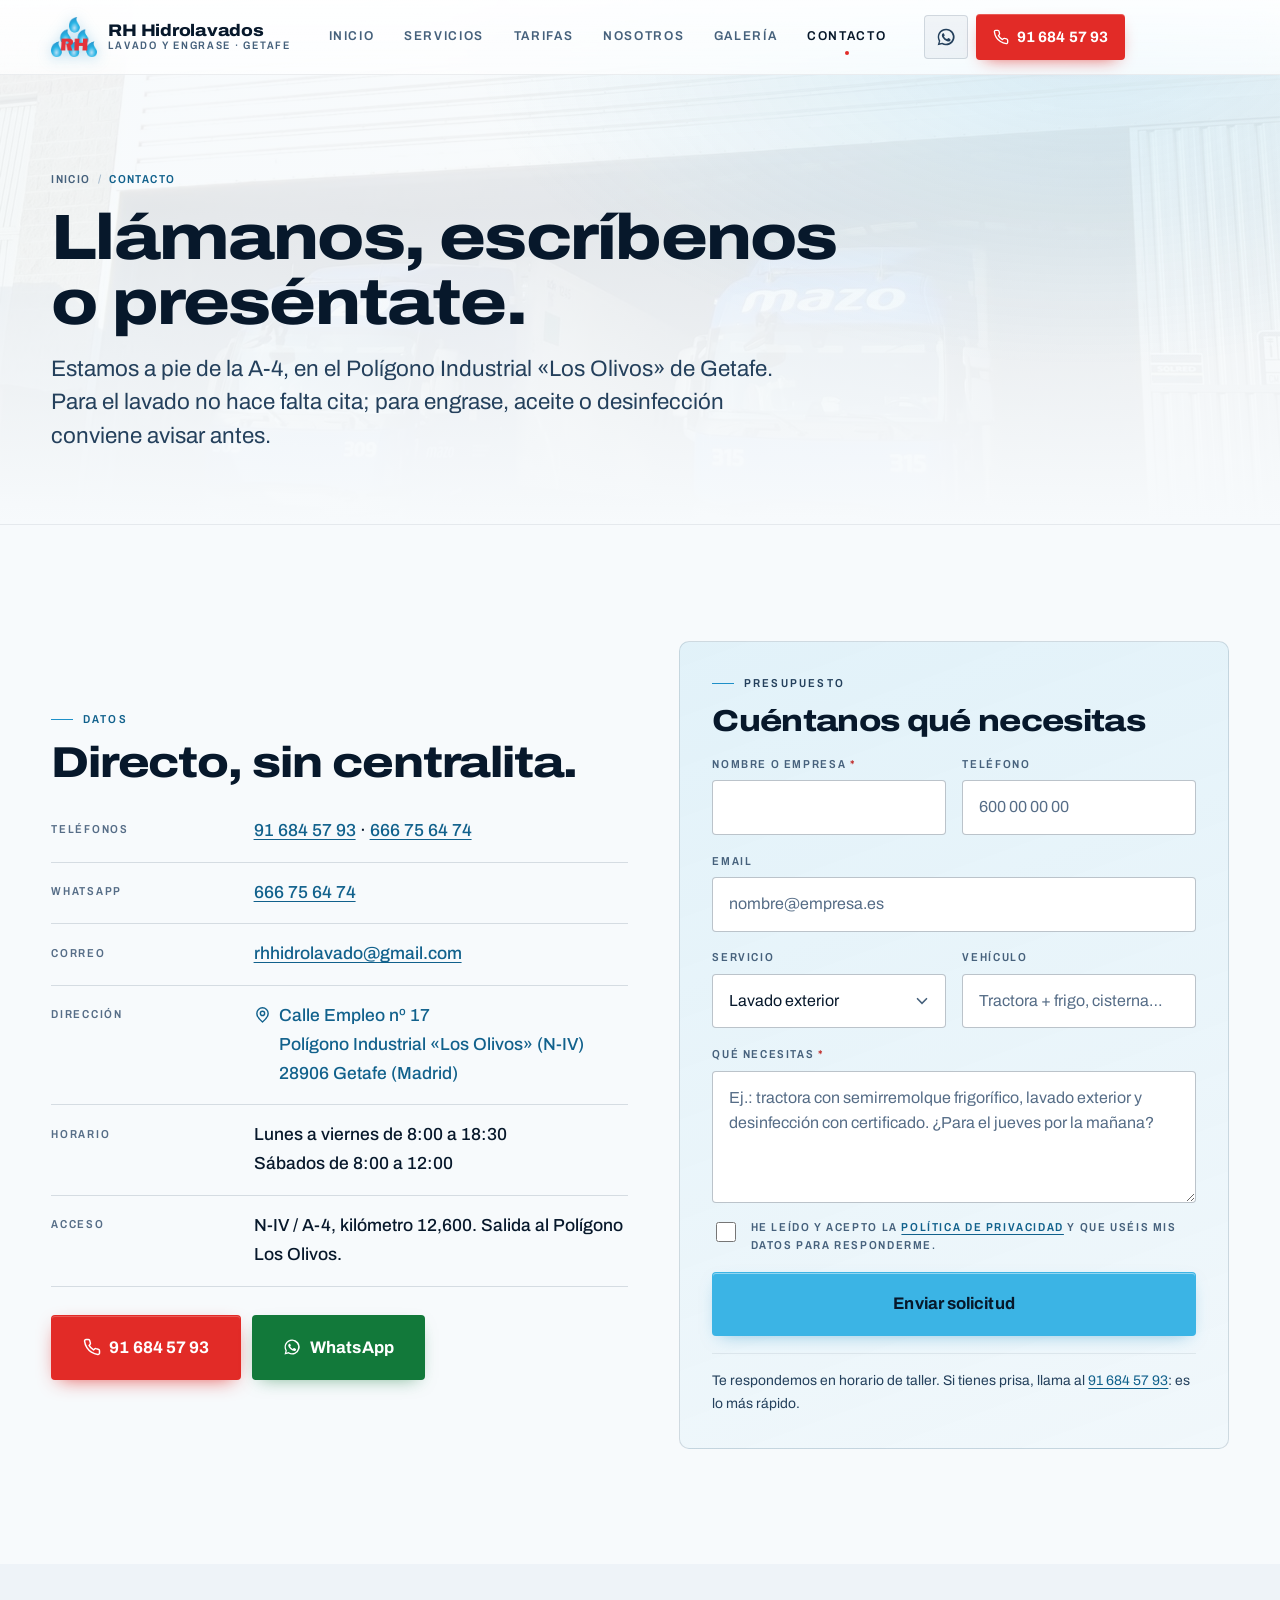
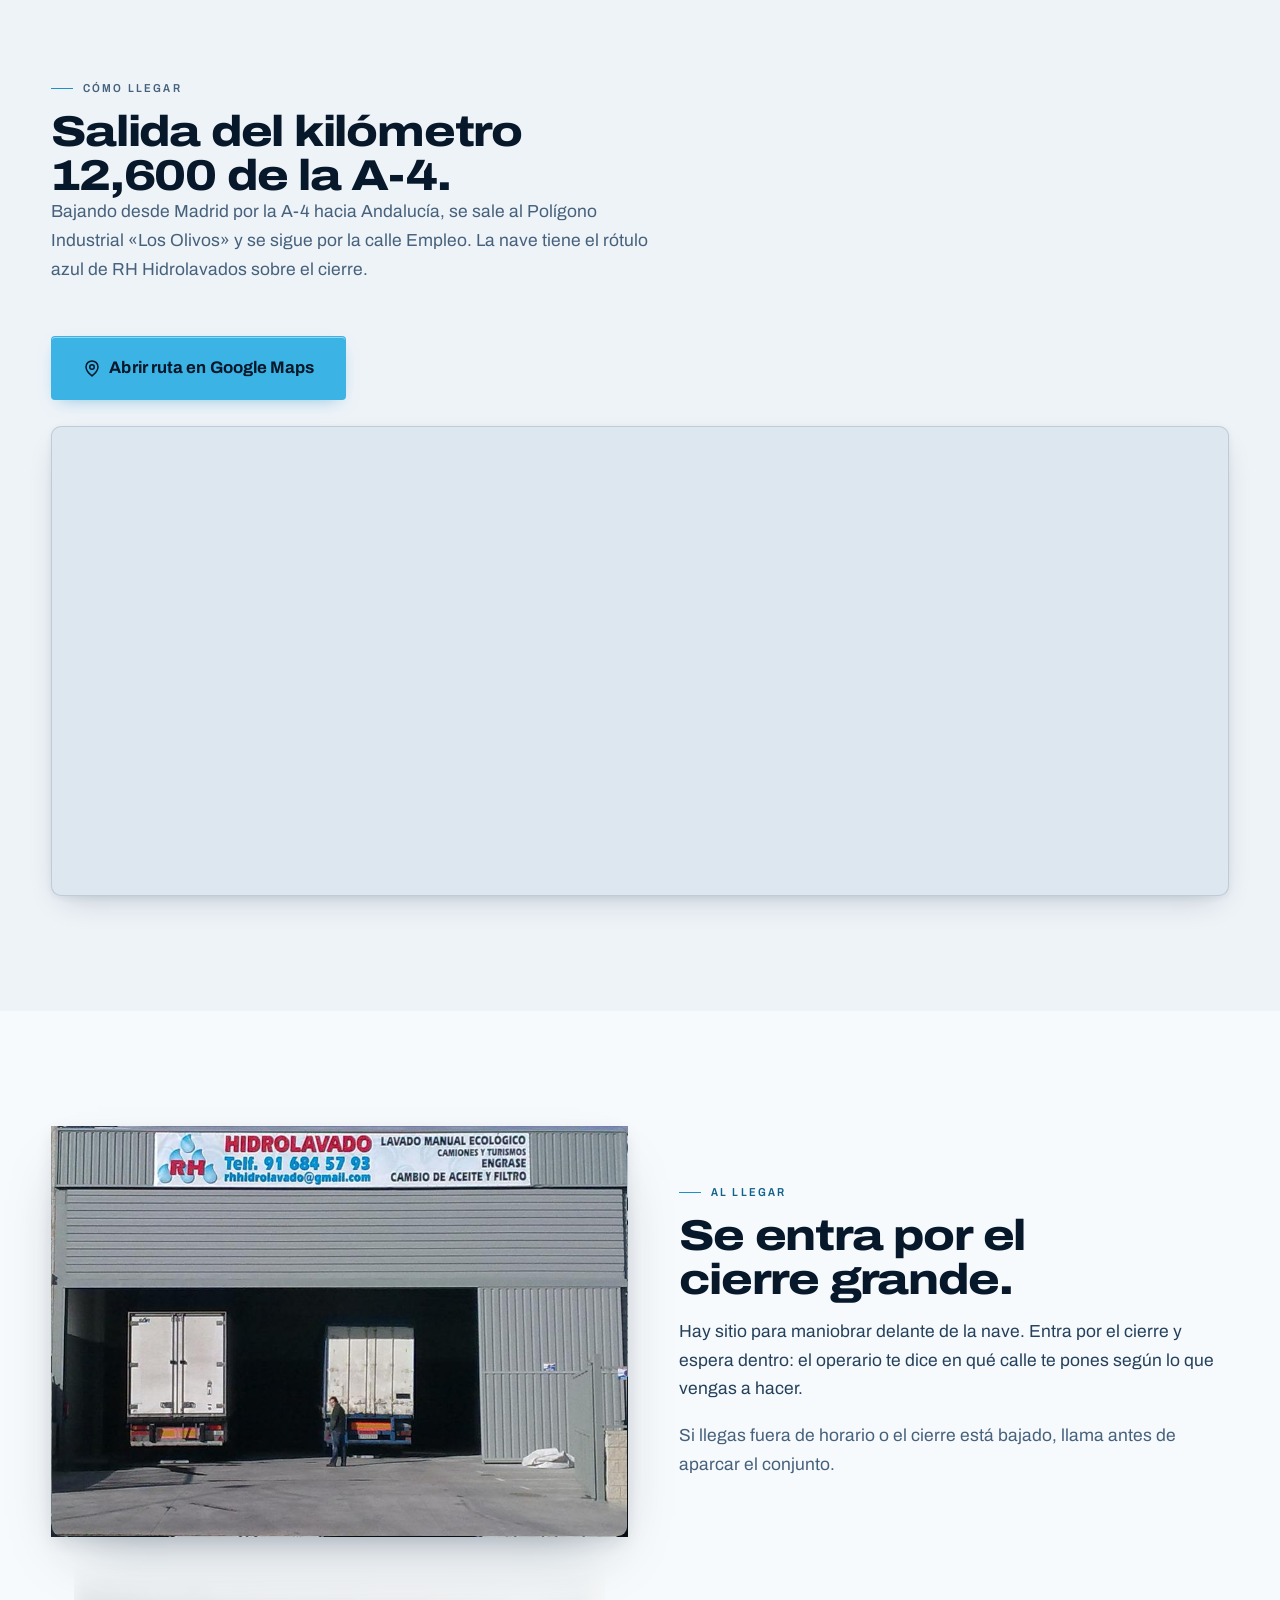
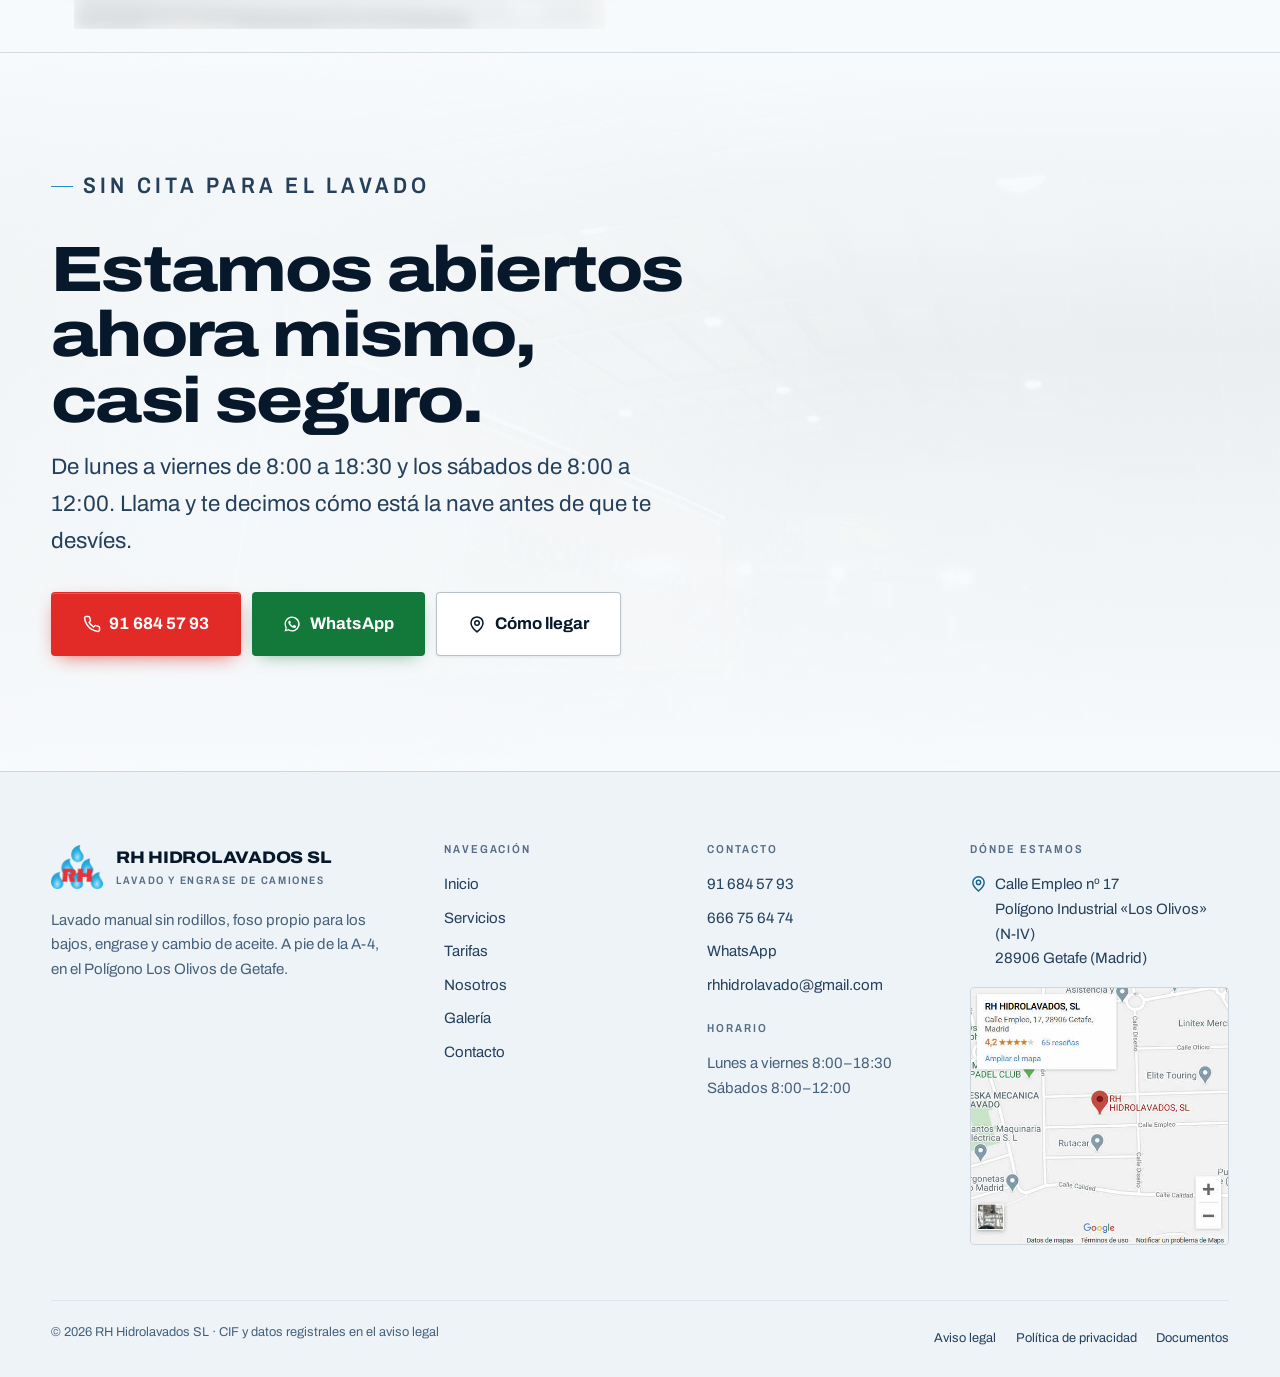
<file: contacto.html>
<!DOCTYPE html>
<html lang="es">
<head>
<!--
  ===========================================================================
  CONTRATO DE DIRECCIÓN — RH Hidrolavados SL
  THESIS: El rótulo real de la nave es azul marino sobre chapa blanca. Esa es
    la página: papel claro de extremo a extremo, con las propias fotos del
    cliente haciendo de bloques oscuros que anclan el blanco. Rechaza tanto el
    lavadero azul celeste con burbujas y tarjetas iguales que ship todo el
    sector, como el degradado gris de plantilla corporativa.
  OWN-WORLD: Papel y chapa (#ffffff–#a4bacd) como suelo continuo; tinta marina
    del rótulo (#07182b) para todo el texto; cian del logotipo (#3bb4e5) como
    AGUA —reglas, filos, barrido del menú, foco de los campos— nunca como
    fondo de párrafo; rojo RH (#e22b27) reservado para una sola cosa: la
    acción. Una única superficie oscura en todo el sitio, el panel de tarifas,
    que por eso se lee como una placa atornillada. Archivo variable: eje wdth
    122 en titulares (rótulo de chapa), wdth 84 en etiquetas técnicas. Reglas
    de agua y chapa grecada en lugar de bordes. Fotos con charco: cada imagen
    se refleja en el suelo.
  STORY: El jefe de tráfico entiende en un viewport que aquí se lava a mano y
    con foso, ve el precio sin pedirlo, y llama.
  FIRST VIEWPORT: Fotografía de día a sangre de la nave bajo un velo de papel;
    titular de rótulo abajo a la izquierda en tinta marina; botón rojo de
    teléfono junto al titular; franja de cifras reales bajo una regla de agua.
    En móvil, barra de pulgar fija con llamar / WhatsApp / ruta.
  FORM: "La nave de día: rótulo blanco y agua". Reencuadre en claro del mundo
    nocturno original, a petición del cliente: misma estructura, misma
    tipografía, mismas fotos; se invierte el suelo y con él el papel de cada
    color. Semilla e8a0f8e3 (tirada degradada: sin retadores de catálogo).
  ===========================================================================
-->
<meta charset="utf-8">
<meta name="viewport" content="width=device-width, initial-scale=1, viewport-fit=cover">
<title>Contacto y cómo llegar — RH Hidrolavados SL, Getafe (Madrid)</title>
<meta name="description" content="Calle Empleo nº 17, Polígono Industrial Los Olivos, 28906 Getafe (Madrid). Tel. 91 684 57 93 y 666 75 64 74. Lunes a viernes de 8:00 a 18:30 y sábados de 8:00 a 12:00.">
<meta name="author" content="RH Hidrolavados SL">
<meta name="theme-color" content="#f7fafc">
<link rel="canonical" href="https://lavadoyengraserhhidrolavado.es/contacto.html">
<meta property="og:type" content="website">
<meta property="og:locale" content="es_ES">
<meta property="og:site_name" content="RH Hidrolavados SL">
<meta property="og:title" content="Contacto y cómo llegar — RH Hidrolavados SL, Getafe (Madrid)">
<meta property="og:description" content="Calle Empleo nº 17, Polígono Industrial Los Olivos, 28906 Getafe (Madrid). Tel. 91 684 57 93 y 666 75 64 74. Lunes a viernes de 8:00 a 18:30 y sábados de 8:00 a 12:00.">
<meta property="og:image" content="https://lavadoyengraserhhidrolavado.es/assets/img/imgRH_5.jpg">
<meta name="twitter:card" content="summary_large_image">
<link rel="icon" href="assets/img/favicon.ico" sizes="any">
<link rel="apple-touch-icon" href="assets/img/logo_empresa.png">
<link rel="preconnect" href="https://fonts.googleapis.com">
<link rel="preconnect" href="https://fonts.gstatic.com" crossorigin>
<link rel="stylesheet" href="https://fonts.googleapis.com/css2?family=Archivo:wdth,wght@62..125,400..900&display=swap">
<link rel="stylesheet" href="assets/css/style.css">
<script>document.documentElement.className+=" js";</script>
</head>
<body>

<a class="skip-link" href="#principal">Saltar al contenido</a>

<header class="nav" id="cabecera">
  <div class="shell shell--wide nav__inner">
    <a class="brand" href="index.html" aria-label="RH Hidrolavados SL, inicio">
      <img class="brand__mark" src="assets/img/logo_empresa.png" alt="" width="474" height="410" fetchpriority="high">
      <span class="brand__txt">
        <span class="brand__name">RH Hidrolavados</span>
        <span class="brand__sub">Lavado y engrase · Getafe</span>
      </span>
    </a>

    <nav aria-label="Principal">
      <ul class="nav__menu">
        <span class="nav__glow" aria-hidden="true"></span>
        <li><a class="nav__link" href="index.html">Inicio</a></li>
        <li><a class="nav__link" href="servicios.html">Servicios</a></li>
        <li><a class="nav__link" href="tarifas.html">Tarifas</a></li>
        <li><a class="nav__link" href="nosotros.html">Nosotros</a></li>
        <li><a class="nav__link" href="galeria.html">Galería</a></li>
        <li><a class="nav__link" href="contacto.html" aria-current="page">Contacto</a></li>
      </ul>
    </nav>

    <div class="nav__cta">
      <a class="nav__icon" href="https://wa.me/34666756474" target="_blank" rel="noopener" aria-label="Escribir por WhatsApp al 666 75 64 74"><svg viewBox="0 0 24 24" fill="currentColor" aria-hidden="true"><path d="M12 2a10 10 0 0 0-8.6 15L2 22l5.2-1.4A10 10 0 1 0 12 2Zm0 18.2a8.2 8.2 0 0 1-4.2-1.2l-.3-.2-3.1.8.8-3-.2-.3A8.2 8.2 0 1 1 12 20.2Zm4.5-6.1c-.2-.1-1.5-.7-1.7-.8s-.4-.1-.5.1l-.8 1c-.1.2-.3.2-.5.1a6.7 6.7 0 0 1-3.3-2.9c-.1-.2 0-.4.1-.5l.4-.5c.1-.2.2-.3.2-.5s0-.3-.1-.4l-.7-1.7c-.2-.4-.4-.4-.5-.4h-.5a1 1 0 0 0-.7.3 3 3 0 0 0-.9 2.2 5.2 5.2 0 0 0 1.1 2.7 11.8 11.8 0 0 0 4.5 4c1.6.6 2.2.7 3 .6a2.5 2.5 0 0 0 1.7-1.2 2 2 0 0 0 .1-1.2c0-.1-.2-.2-.4-.3Z"/></svg></a>
      <a class="nav__tel" href="tel:+34916845793"><svg viewBox="0 0 24 24" fill="none" stroke="currentColor" stroke-width="2" stroke-linecap="round" stroke-linejoin="round" aria-hidden="true"><path d="M22 16.9v3a2 2 0 0 1-2.2 2 19.8 19.8 0 0 1-8.6-3.1 19.5 19.5 0 0 1-6-6A19.8 19.8 0 0 1 2.1 4.2 2 2 0 0 1 4.1 2h3a2 2 0 0 1 2 1.7c.1 1 .4 1.9.7 2.8a2 2 0 0 1-.5 2.1L8.1 9.9a16 16 0 0 0 6 6l1.3-1.3a2 2 0 0 1 2.1-.4c.9.3 1.8.6 2.8.7a2 2 0 0 1 1.7 2Z"/></svg><span>91 684 57 93</span></a>
    </div>

    <button class="burger" type="button" aria-expanded="false" aria-controls="menu-movil" aria-label="Abrir menú">
      <span class="burger__box" aria-hidden="true"><span></span><span></span><span></span></span>
    </button>
  </div>
  <span class="nav__progress" aria-hidden="true"></span>
</header>

<div class="drawer" id="menu-movil">
  <nav aria-label="Menú principal móvil">
    <ul class="drawer__list">
      <li><a class="drawer__link" href="index.html">Inicio</a></li>
      <li><a class="drawer__link" href="servicios.html">Servicios</a></li>
      <li><a class="drawer__link" href="tarifas.html">Tarifas</a></li>
      <li><a class="drawer__link" href="nosotros.html">Nosotros</a></li>
      <li><a class="drawer__link" href="galeria.html">Galería</a></li>
      <li><a class="drawer__link" href="contacto.html" aria-current="page">Contacto</a></li>
    </ul>
  </nav>
  <div class="drawer__foot">
    <a class="btn btn--rh btn--lg btn--block" href="tel:+34916845793"><svg viewBox="0 0 24 24" fill="none" stroke="currentColor" stroke-width="2" stroke-linecap="round" stroke-linejoin="round" aria-hidden="true"><path d="M22 16.9v3a2 2 0 0 1-2.2 2 19.8 19.8 0 0 1-8.6-3.1 19.5 19.5 0 0 1-6-6A19.8 19.8 0 0 1 2.1 4.2 2 2 0 0 1 4.1 2h3a2 2 0 0 1 2 1.7c.1 1 .4 1.9.7 2.8a2 2 0 0 1-.5 2.1L8.1 9.9a16 16 0 0 0 6 6l1.3-1.3a2 2 0 0 1 2.1-.4c.9.3 1.8.6 2.8.7a2 2 0 0 1 1.7 2Z"/></svg> Llamar al 91 684 57 93</a>
    <a class="btn btn--wa btn--lg btn--block" href="https://wa.me/34666756474" target="_blank" rel="noopener"><svg viewBox="0 0 24 24" fill="currentColor" aria-hidden="true"><path d="M12 2a10 10 0 0 0-8.6 15L2 22l5.2-1.4A10 10 0 1 0 12 2Zm0 18.2a8.2 8.2 0 0 1-4.2-1.2l-.3-.2-3.1.8.8-3-.2-.3A8.2 8.2 0 1 1 12 20.2Zm4.5-6.1c-.2-.1-1.5-.7-1.7-.8s-.4-.1-.5.1l-.8 1c-.1.2-.3.2-.5.1a6.7 6.7 0 0 1-3.3-2.9c-.1-.2 0-.4.1-.5l.4-.5c.1-.2.2-.3.2-.5s0-.3-.1-.4l-.7-1.7c-.2-.4-.4-.4-.5-.4h-.5a1 1 0 0 0-.7.3 3 3 0 0 0-.9 2.2 5.2 5.2 0 0 0 1.1 2.7 11.8 11.8 0 0 0 4.5 4c1.6.6 2.2.7 3 .6a2.5 2.5 0 0 0 1.7-1.2 2 2 0 0 0 .1-1.2c0-.1-.2-.2-.4-.3Z"/></svg> WhatsApp 666 75 64 74</a>
    <a class="btn btn--ghost btn--lg btn--block" href="https://www.google.es/maps/dir//RH+Hidrolavados,+Calle+Empleo,+17,+28906+Getafe,+Madrid/@40.3152936,-3.7203789,13z/data=!4m9!4m8!1m0!1m5!1m1!1s0xd4221409a3f853f:0x2fa6f8bcc1fb5c96!2m2!1d-3.6853595!2d40.3152334!3e0" target="_blank" rel="noopener"><svg viewBox="0 0 24 24" fill="none" stroke="currentColor" stroke-width="2" stroke-linecap="round" stroke-linejoin="round" aria-hidden="true"><path d="M20 10.5c0 5.5-8 12-8 12s-8-6.5-8-12a8 8 0 0 1 16 0Z"/><circle cx="12" cy="10.5" r="3"/></svg> Cómo llegar</a>
    <p class="drawer__meta">
      <a class="dirlink" href="https://www.google.com/maps/search/?api=1&query=RH%20Hidrolavados%20SL%2C%20Calle%20Empleo%2017%2C%2028906%20Getafe%2C%20Madrid" target="_blank" rel="noopener" aria-label="Ver la dirección de RH Hidrolavados en Google Maps"><svg viewBox="0 0 24 24" fill="none" stroke="currentColor" stroke-width="2" stroke-linecap="round" stroke-linejoin="round" aria-hidden="true"><path d="M20 10.5c0 5.5-8 12-8 12s-8-6.5-8-12a8 8 0 0 1 16 0Z"/><circle cx="12" cy="10.5" r="3"/></svg><span><strong>Calle Empleo nº 17</strong>Polígono Industrial «Los Olivos» (N-IV)<br>28906 Getafe (Madrid)</span></a>
      <a href="mailto:rhhidrolavado@gmail.com">rhhidrolavado@gmail.com</a><br>
      L–V 8:00–18:30 · S 8:00–12:00
    </p>
  </div>
</div>

<main id="principal">


<section class="pagehead">
  <div class="pagehead__media" aria-hidden="true"><img src="assets/img/imgRH_5.jpg" alt="" width="1600" height="1200" fetchpriority="high"></div>
  <div class="shell">
    <ol class="crumbs">
      <li><a href="index.html">Inicio</a></li>
      <li aria-current="page">Contacto</li>
    </ol>
    <h1>Llámanos, escríbenos o preséntate.</h1>
    <p class="lead">Estamos a pie de la A-4, en el Polígono Industrial «Los Olivos» de Getafe. Para el lavado no hace falta cita; para engrase, aceite o desinfección conviene avisar antes.</p>
  </div>
</section>

<section class="section">
  <div class="shell">
    <div class="slab">
      <div class="slab__body" data-reveal>
        <p class="label">Datos</p>
        <h2>Directo, sin centralita.</h2>
        <dl class="dl">
          <div>
            <dt>Teléfonos</dt>
            <dd><a href="tel:+34916845793">91 684 57 93</a> · <a href="tel:+34666756474">666 75 64 74</a></dd>
          </div>
          <div>
            <dt>WhatsApp</dt>
            <dd><a href="https://wa.me/34666756474" target="_blank" rel="noopener">666 75 64 74</a></dd>
          </div>
          <div>
            <dt>Correo</dt>
            <dd><a href="mailto:rhhidrolavado@gmail.com">rhhidrolavado@gmail.com</a></dd>
          </div>
          <div>
            <dt>Dirección</dt>
            <dd><a class="dirlink" href="https://www.google.com/maps/search/?api=1&query=RH%20Hidrolavados%20SL%2C%20Calle%20Empleo%2017%2C%2028906%20Getafe%2C%20Madrid" target="_blank" rel="noopener" aria-label="Ver la dirección de RH Hidrolavados en Google Maps"><svg viewBox="0 0 24 24" fill="none" stroke="currentColor" stroke-width="2" stroke-linecap="round" stroke-linejoin="round" aria-hidden="true"><path d="M20 10.5c0 5.5-8 12-8 12s-8-6.5-8-12a8 8 0 0 1 16 0Z"/><circle cx="12" cy="10.5" r="3"/></svg><span>Calle Empleo nº 17<br>Polígono Industrial «Los Olivos» (N-IV)<br>28906 Getafe (Madrid)</span></a></dd>
          </div>
          <div>
            <dt>Horario</dt>
            <dd>Lunes a viernes de 8:00 a 18:30<br>Sábados de 8:00 a 12:00</dd>
          </div>
          <div>
            <dt>Acceso</dt>
            <dd>N-IV / A-4, kilómetro 12,600. Salida al Polígono Los Olivos.</dd>
          </div>
        </dl>
        <div class="btn-row" style="margin-top:1.8rem">
          <a class="btn btn--rh btn--lg" href="tel:+34916845793"><svg viewBox="0 0 24 24" fill="none" stroke="currentColor" stroke-width="2" stroke-linecap="round" stroke-linejoin="round" aria-hidden="true"><path d="M22 16.9v3a2 2 0 0 1-2.2 2 19.8 19.8 0 0 1-8.6-3.1 19.5 19.5 0 0 1-6-6A19.8 19.8 0 0 1 2.1 4.2 2 2 0 0 1 4.1 2h3a2 2 0 0 1 2 1.7c.1 1 .4 1.9.7 2.8a2 2 0 0 1-.5 2.1L8.1 9.9a16 16 0 0 0 6 6l1.3-1.3a2 2 0 0 1 2.1-.4c.9.3 1.8.6 2.8.7a2 2 0 0 1 1.7 2Z"/></svg> 91 684 57 93</a>
          <a class="btn btn--wa btn--lg" href="https://wa.me/34666756474" target="_blank" rel="noopener"><svg viewBox="0 0 24 24" fill="currentColor" aria-hidden="true"><path d="M12 2a10 10 0 0 0-8.6 15L2 22l5.2-1.4A10 10 0 1 0 12 2Zm0 18.2a8.2 8.2 0 0 1-4.2-1.2l-.3-.2-3.1.8.8-3-.2-.3A8.2 8.2 0 1 1 12 20.2Zm4.5-6.1c-.2-.1-1.5-.7-1.7-.8s-.4-.1-.5.1l-.8 1c-.1.2-.3.2-.5.1a6.7 6.7 0 0 1-3.3-2.9c-.1-.2 0-.4.1-.5l.4-.5c.1-.2.2-.3.2-.5s0-.3-.1-.4l-.7-1.7c-.2-.4-.4-.4-.5-.4h-.5a1 1 0 0 0-.7.3 3 3 0 0 0-.9 2.2 5.2 5.2 0 0 0 1.1 2.7 11.8 11.8 0 0 0 4.5 4c1.6.6 2.2.7 3 .6a2.5 2.5 0 0 0 1.7-1.2 2 2 0 0 0 .1-1.2c0-.1-.2-.2-.4-.3Z"/></svg> WhatsApp</a>
        </div>
      </div>

      <div class="slab__media" data-reveal data-reveal-delay="1">
        <div class="note">
          <p class="label">Presupuesto</p>
          <h3 style="margin-bottom:1.2rem">Cuéntanos qué necesitas</h3>
          <form class="form" id="form-contacto" novalidate>
            <p class="formstatus" id="form-estado" role="status" aria-live="polite"></p>
            <div class="form__grid">
              <div class="field">
                <label for="f-nombre">Nombre o empresa <span class="req" aria-hidden="true">*</span></label>
                <input id="f-nombre" name="nombre" type="text" autocomplete="organization" required>
                <p class="err"></p>
              </div>
              <div class="field">
                <label for="f-tel">Teléfono</label>
                <input id="f-tel" name="telefono" type="tel" inputmode="tel" autocomplete="tel" placeholder="600 00 00 00">
                <p class="err"></p>
              </div>
            </div>
            <div class="field">
              <label for="f-email">Email</label>
              <input id="f-email" name="email" type="email" autocomplete="email" placeholder="nombre@empresa.es">
              <p class="err"></p>
            </div>
            <div class="form__grid">
              <div class="field">
                <label for="f-servicio">Servicio</label>
                <select id="f-servicio" name="servicio">
                  <option>Lavado exterior</option>
                  <option>Lavado de bajos</option>
                  <option>Desinfección de frigo o caja</option>
                  <option>Lavado o petroleado de motor</option>
                  <option>Engrase</option>
                  <option>Aceite, filtros o valvulina</option>
                  <option>Recambios</option>
                  <option>Varios servicios</option>
                </select>
              </div>
              <div class="field">
                <label for="f-vehiculo">Vehículo</label>
                <input id="f-vehiculo" name="vehiculo" type="text" placeholder="Tractora + frigo, cisterna…">
              </div>
            </div>
            <div class="field">
              <label for="f-mensaje">Qué necesitas <span class="req" aria-hidden="true">*</span></label>
              <textarea id="f-mensaje" name="mensaje" required placeholder="Ej.: tractora con semirremolque frigorífico, lavado exterior y desinfección con certificado. ¿Para el jueves por la mañana?"></textarea>
              <p class="err"></p>
            </div>
            <div class="field">
              <label class="consent" for="f-consent">
                <input id="f-consent" name="consentimiento" type="checkbox" required>
                <span>He leído y acepto la <a href="assets/docs/PoliticaDePrivacidad.pdf" target="_blank" rel="noopener">política de privacidad</a> y que uséis mis datos para responderme.</span>
              </label>
              <p class="err"></p>
            </div>
            <button class="btn btn--agua btn--lg btn--block" type="submit">Enviar solicitud</button>
            <p class="formnote">Te respondemos en horario de taller. Si tienes prisa, llama al <a href="tel:+34916845793">91 684 57 93</a>: es lo más rápido.</p>
          </form>
        </div>
      </div>
    </div>
  </div>
</section>

<section class="section section--deep" id="comollegar">
  <div class="shell shell--wide">
    <div class="section__head" data-reveal>
      <p class="label">Cómo llegar</p>
      <h2>Salida del kilómetro 12,600 de la A-4.</h2>
      <p>Bajando desde Madrid por la A-4 hacia Andalucía, se sale al Polígono Industrial «Los Olivos» y se sigue por la calle Empleo. La nave tiene el rótulo azul de RH Hidrolavados sobre el cierre.</p>
    </div>
    <div class="btn-row" style="margin-bottom:1.6rem" data-reveal>
      <a class="btn btn--agua btn--lg" href="https://www.google.es/maps/dir//RH+Hidrolavados,+Calle+Empleo,+17,+28906+Getafe,+Madrid/@40.3152936,-3.7203789,13z/data=!4m9!4m8!1m0!1m5!1m1!1s0xd4221409a3f853f:0x2fa6f8bcc1fb5c96!2m2!1d-3.6853595!2d40.3152334!3e0" target="_blank" rel="noopener"><svg viewBox="0 0 24 24" fill="none" stroke="currentColor" stroke-width="2" stroke-linecap="round" stroke-linejoin="round" aria-hidden="true"><path d="M20 10.5c0 5.5-8 12-8 12s-8-6.5-8-12a8 8 0 0 1 16 0Z"/><circle cx="12" cy="10.5" r="3"/></svg> Abrir ruta en Google Maps</a>
    </div>
    <div class="mapframe" data-reveal>
      <iframe src="https://www.google.com/maps/embed?pb=!1m18!1m12!1m3!1d3042.221678429144!2d-3.6875481842621007!3d40.315237469729155!2m3!1f0!2f0!3f0!3m2!1i1024!2i768!4f13.1!3m3!1m2!1s0xd4221409a3f853f%3A0x2fa6f8bcc1fb5c96!2sRH+Hidrolavados!5e0!3m2!1ses!2ses!4v1518694922382" title="Mapa de situación de RH Hidrolavados SL en la calle Empleo 17, Getafe" loading="lazy" allowfullscreen referrerpolicy="no-referrer-when-downgrade"></iframe>
    </div>
  </div>
</section>

<section class="section">
  <div class="shell">
    <div class="slab">
      <div class="slab__media puddle" data-reveal>
        <img src="assets/img/thumb/RH_001_1.jpg" alt="Acceso a la nave de RH Hidrolavados desde la calle Empleo, Polígono Los Olivos de Getafe" width="900" height="640" loading="lazy" decoding="async">
      </div>
      <div class="slab__body" data-reveal data-reveal-delay="1">
        <p class="label">Al llegar</p>
        <h2>Se entra por el cierre grande.</h2>
        <p>Hay sitio para maniobrar delante de la nave. Entra por el cierre y espera dentro: el operario te dice en qué calle te pones según lo que vengas a hacer.</p>
        <p class="muted">Si llegas fuera de horario o el cierre está bajado, llama antes de aparcar el conjunto.</p>
      </div>
    </div>
  </div>
</section>


<section class="closer">
  <div class="closer__media" aria-hidden="true"><img src="assets/img/imgRH_2.jpg" alt="" loading="lazy" decoding="async" width="1600" height="1200"></div>
  <div class="shell">
    <p class="label">Sin cita para el lavado</p>
    <h2 data-reveal>Estamos abiertos ahora mismo, casi seguro.</h2>
    <p data-reveal data-reveal-delay="1">De lunes a viernes de 8:00 a 18:30 y los sábados de 8:00 a 12:00. Llama y te decimos cómo está la nave antes de que te desvíes.</p>
    <div class="btn-row" data-reveal data-reveal-delay="2">
      <a class="btn btn--rh btn--lg" href="tel:+34916845793"><svg viewBox="0 0 24 24" fill="none" stroke="currentColor" stroke-width="2" stroke-linecap="round" stroke-linejoin="round" aria-hidden="true"><path d="M22 16.9v3a2 2 0 0 1-2.2 2 19.8 19.8 0 0 1-8.6-3.1 19.5 19.5 0 0 1-6-6A19.8 19.8 0 0 1 2.1 4.2 2 2 0 0 1 4.1 2h3a2 2 0 0 1 2 1.7c.1 1 .4 1.9.7 2.8a2 2 0 0 1-.5 2.1L8.1 9.9a16 16 0 0 0 6 6l1.3-1.3a2 2 0 0 1 2.1-.4c.9.3 1.8.6 2.8.7a2 2 0 0 1 1.7 2Z"/></svg> 91 684 57 93</a>
      <a class="btn btn--wa btn--lg" href="https://wa.me/34666756474" target="_blank" rel="noopener"><svg viewBox="0 0 24 24" fill="currentColor" aria-hidden="true"><path d="M12 2a10 10 0 0 0-8.6 15L2 22l5.2-1.4A10 10 0 1 0 12 2Zm0 18.2a8.2 8.2 0 0 1-4.2-1.2l-.3-.2-3.1.8.8-3-.2-.3A8.2 8.2 0 1 1 12 20.2Zm4.5-6.1c-.2-.1-1.5-.7-1.7-.8s-.4-.1-.5.1l-.8 1c-.1.2-.3.2-.5.1a6.7 6.7 0 0 1-3.3-2.9c-.1-.2 0-.4.1-.5l.4-.5c.1-.2.2-.3.2-.5s0-.3-.1-.4l-.7-1.7c-.2-.4-.4-.4-.5-.4h-.5a1 1 0 0 0-.7.3 3 3 0 0 0-.9 2.2 5.2 5.2 0 0 0 1.1 2.7 11.8 11.8 0 0 0 4.5 4c1.6.6 2.2.7 3 .6a2.5 2.5 0 0 0 1.7-1.2 2 2 0 0 0 .1-1.2c0-.1-.2-.2-.4-.3Z"/></svg> WhatsApp</a>
      <a class="btn btn--ghost btn--lg" href="https://www.google.es/maps/dir//RH+Hidrolavados,+Calle+Empleo,+17,+28906+Getafe,+Madrid/@40.3152936,-3.7203789,13z/data=!4m9!4m8!1m0!1m5!1m1!1s0xd4221409a3f853f:0x2fa6f8bcc1fb5c96!2m2!1d-3.6853595!2d40.3152334!3e0" target="_blank" rel="noopener"><svg viewBox="0 0 24 24" fill="none" stroke="currentColor" stroke-width="2" stroke-linecap="round" stroke-linejoin="round" aria-hidden="true"><path d="M20 10.5c0 5.5-8 12-8 12s-8-6.5-8-12a8 8 0 0 1 16 0Z"/><circle cx="12" cy="10.5" r="3"/></svg> Cómo llegar</a>
    </div>
  </div>
</section>

</main>


<footer class="foot">
  <div class="shell">
    <div class="foot__grid">
      <div>
        <div class="foot__brand">
          <img src="assets/img/logo_empresa.png" alt="" width="474" height="410" loading="lazy">
          <span><b>RH Hidrolavados SL</b><span>Lavado y engrase de camiones</span></span>
        </div>
        <p>Lavado manual sin rodillos, foso propio para los bajos, engrase y cambio de aceite. A pie de la A-4, en el Polígono Los Olivos de Getafe.</p>
      </div>

      <div>
        <h2>Navegación</h2>
        <ul>
          <li><a href="index.html">Inicio</a></li>
          <li><a href="servicios.html">Servicios</a></li>
          <li><a href="tarifas.html">Tarifas</a></li>
          <li><a href="nosotros.html">Nosotros</a></li>
          <li><a href="galeria.html">Galería</a></li>
          <li><a href="contacto.html">Contacto</a></li>
        </ul>
      </div>

      <div>
        <h2>Contacto</h2>
        <ul>
          <li><a href="tel:+34916845793">91 684 57 93</a></li>
          <li><a href="tel:+34666756474">666 75 64 74</a></li>
          <li><a href="https://wa.me/34666756474" target="_blank" rel="noopener">WhatsApp</a></li>
          <li><a href="mailto:rhhidrolavado@gmail.com">rhhidrolavado@gmail.com</a></li>
        </ul>
        <h2 style="margin-top:1.6rem">Horario</h2>
        <p>Lunes a viernes 8:00–18:30<br>Sábados 8:00–12:00</p>
      </div>

      <div>
        <h2>Dónde estamos</h2>
        <p><a class="dirlink" href="https://www.google.com/maps/search/?api=1&query=RH%20Hidrolavados%20SL%2C%20Calle%20Empleo%2017%2C%2028906%20Getafe%2C%20Madrid" target="_blank" rel="noopener" aria-label="Ver la dirección de RH Hidrolavados en Google Maps"><svg viewBox="0 0 24 24" fill="none" stroke="currentColor" stroke-width="2" stroke-linecap="round" stroke-linejoin="round" aria-hidden="true"><path d="M20 10.5c0 5.5-8 12-8 12s-8-6.5-8-12a8 8 0 0 1 16 0Z"/><circle cx="12" cy="10.5" r="3"/></svg><span>Calle Empleo nº 17<br>Polígono Industrial «Los Olivos» (N-IV)<br>28906 Getafe (Madrid)</span></a></p>
        <a class="foot__map" href="https://www.google.es/maps/dir//RH+Hidrolavados,+Calle+Empleo,+17,+28906+Getafe,+Madrid/@40.3152936,-3.7203789,13z/data=!4m9!4m8!1m0!1m5!1m1!1s0xd4221409a3f853f:0x2fa6f8bcc1fb5c96!2m2!1d-3.6853595!2d40.3152334!3e0" target="_blank" rel="noopener" aria-label="Abrir la ruta hasta RH Hidrolavados en Google Maps">
          <img src="assets/img/situacion_empresa.jpg" alt="Plano de situación de RH Hidrolavados en el Polígono Los Olivos de Getafe" width="500" height="500" loading="lazy">
        </a>
      </div>
    </div>

    <div class="foot__bar">
      <p>© <span data-year>2026</span> RH Hidrolavados SL · CIF y datos registrales en el aviso legal</p>
      <nav aria-label="Legal">
        <a href="assets/docs/AvisoLegal.pdf" target="_blank" rel="noopener">Aviso legal</a>
        <a href="assets/docs/PoliticaDePrivacidad.pdf" target="_blank" rel="noopener">Política de privacidad</a>
        <a href="galeria.html#documentos">Documentos</a>
      </nav>
    </div>
  </div>
</footer>

<nav class="thumbbar" aria-label="Acciones rápidas">
  <a href="tel:+34916845793"><svg viewBox="0 0 24 24" fill="none" stroke="currentColor" stroke-width="2" stroke-linecap="round" stroke-linejoin="round" aria-hidden="true"><path d="M22 16.9v3a2 2 0 0 1-2.2 2 19.8 19.8 0 0 1-8.6-3.1 19.5 19.5 0 0 1-6-6A19.8 19.8 0 0 1 2.1 4.2 2 2 0 0 1 4.1 2h3a2 2 0 0 1 2 1.7c.1 1 .4 1.9.7 2.8a2 2 0 0 1-.5 2.1L8.1 9.9a16 16 0 0 0 6 6l1.3-1.3a2 2 0 0 1 2.1-.4c.9.3 1.8.6 2.8.7a2 2 0 0 1 1.7 2Z"/></svg><span>Llamar</span></a>
  <a href="https://wa.me/34666756474" target="_blank" rel="noopener"><svg viewBox="0 0 24 24" fill="currentColor" aria-hidden="true"><path d="M12 2a10 10 0 0 0-8.6 15L2 22l5.2-1.4A10 10 0 1 0 12 2Zm0 18.2a8.2 8.2 0 0 1-4.2-1.2l-.3-.2-3.1.8.8-3-.2-.3A8.2 8.2 0 1 1 12 20.2Zm4.5-6.1c-.2-.1-1.5-.7-1.7-.8s-.4-.1-.5.1l-.8 1c-.1.2-.3.2-.5.1a6.7 6.7 0 0 1-3.3-2.9c-.1-.2 0-.4.1-.5l.4-.5c.1-.2.2-.3.2-.5s0-.3-.1-.4l-.7-1.7c-.2-.4-.4-.4-.5-.4h-.5a1 1 0 0 0-.7.3 3 3 0 0 0-.9 2.2 5.2 5.2 0 0 0 1.1 2.7 11.8 11.8 0 0 0 4.5 4c1.6.6 2.2.7 3 .6a2.5 2.5 0 0 0 1.7-1.2 2 2 0 0 0 .1-1.2c0-.1-.2-.2-.4-.3Z"/></svg><span>WhatsApp</span></a>
  <a href="https://www.google.es/maps/dir//RH+Hidrolavados,+Calle+Empleo,+17,+28906+Getafe,+Madrid/@40.3152936,-3.7203789,13z/data=!4m9!4m8!1m0!1m5!1m1!1s0xd4221409a3f853f:0x2fa6f8bcc1fb5c96!2m2!1d-3.6853595!2d40.3152334!3e0" target="_blank" rel="noopener"><svg viewBox="0 0 24 24" fill="none" stroke="currentColor" stroke-width="2" stroke-linecap="round" stroke-linejoin="round" aria-hidden="true"><path d="M20 10.5c0 5.5-8 12-8 12s-8-6.5-8-12a8 8 0 0 1 16 0Z"/><circle cx="12" cy="10.5" r="3"/></svg><span>Ruta</span></a>
</nav>


<script type="application/ld+json">
{
  "@context": "https://schema.org",
  "@type": "AutoWash",
  "name": "RH Hidrolavados SL",
  "alternateName": "RH Hidrolavados",
  "description": "Lavado manual sin rodillos, lavado de bajos con foso, desinfección de frigos con certificado sanitario, engrase y cambio de aceite y filtros para vehículos industriales y especiales.",
  "url": "https://lavadoyengraserhhidrolavado.es/",
  "image": "https://lavadoyengraserhhidrolavado.es/assets/img/imgRH_5.jpg",
  "logo": "https://lavadoyengraserhhidrolavado.es/assets/img/logo_empresa.png",
  "telephone": ["+34916845793", "+34666756474"],
  "email": "rhhidrolavado@gmail.com",
  "priceRange": "€€",
  "currenciesAccepted": "EUR",
  "address": {
    "@type": "PostalAddress",
    "streetAddress": "Calle Empleo 17, Polígono Industrial Los Olivos",
    "addressLocality": "Getafe",
    "addressRegion": "Madrid",
    "postalCode": "28906",
    "addressCountry": "ES"
  },
  "geo": { "@type": "GeoCoordinates", "latitude": 40.3152334, "longitude": -3.6853595 },
  "openingHoursSpecification": [
    { "@type": "OpeningHoursSpecification", "dayOfWeek": ["Monday","Tuesday","Wednesday","Thursday","Friday"], "opens": "08:00", "closes": "18:30" },
    { "@type": "OpeningHoursSpecification", "dayOfWeek": "Saturday", "opens": "08:00", "closes": "12:00" }
  ],
  "areaServed": ["Getafe", "Madrid", "Comunidad de Madrid", "Zona Centro"]
}
</script>
<script src="assets/js/main.js" defer></script>
</body>
</html>
</file>
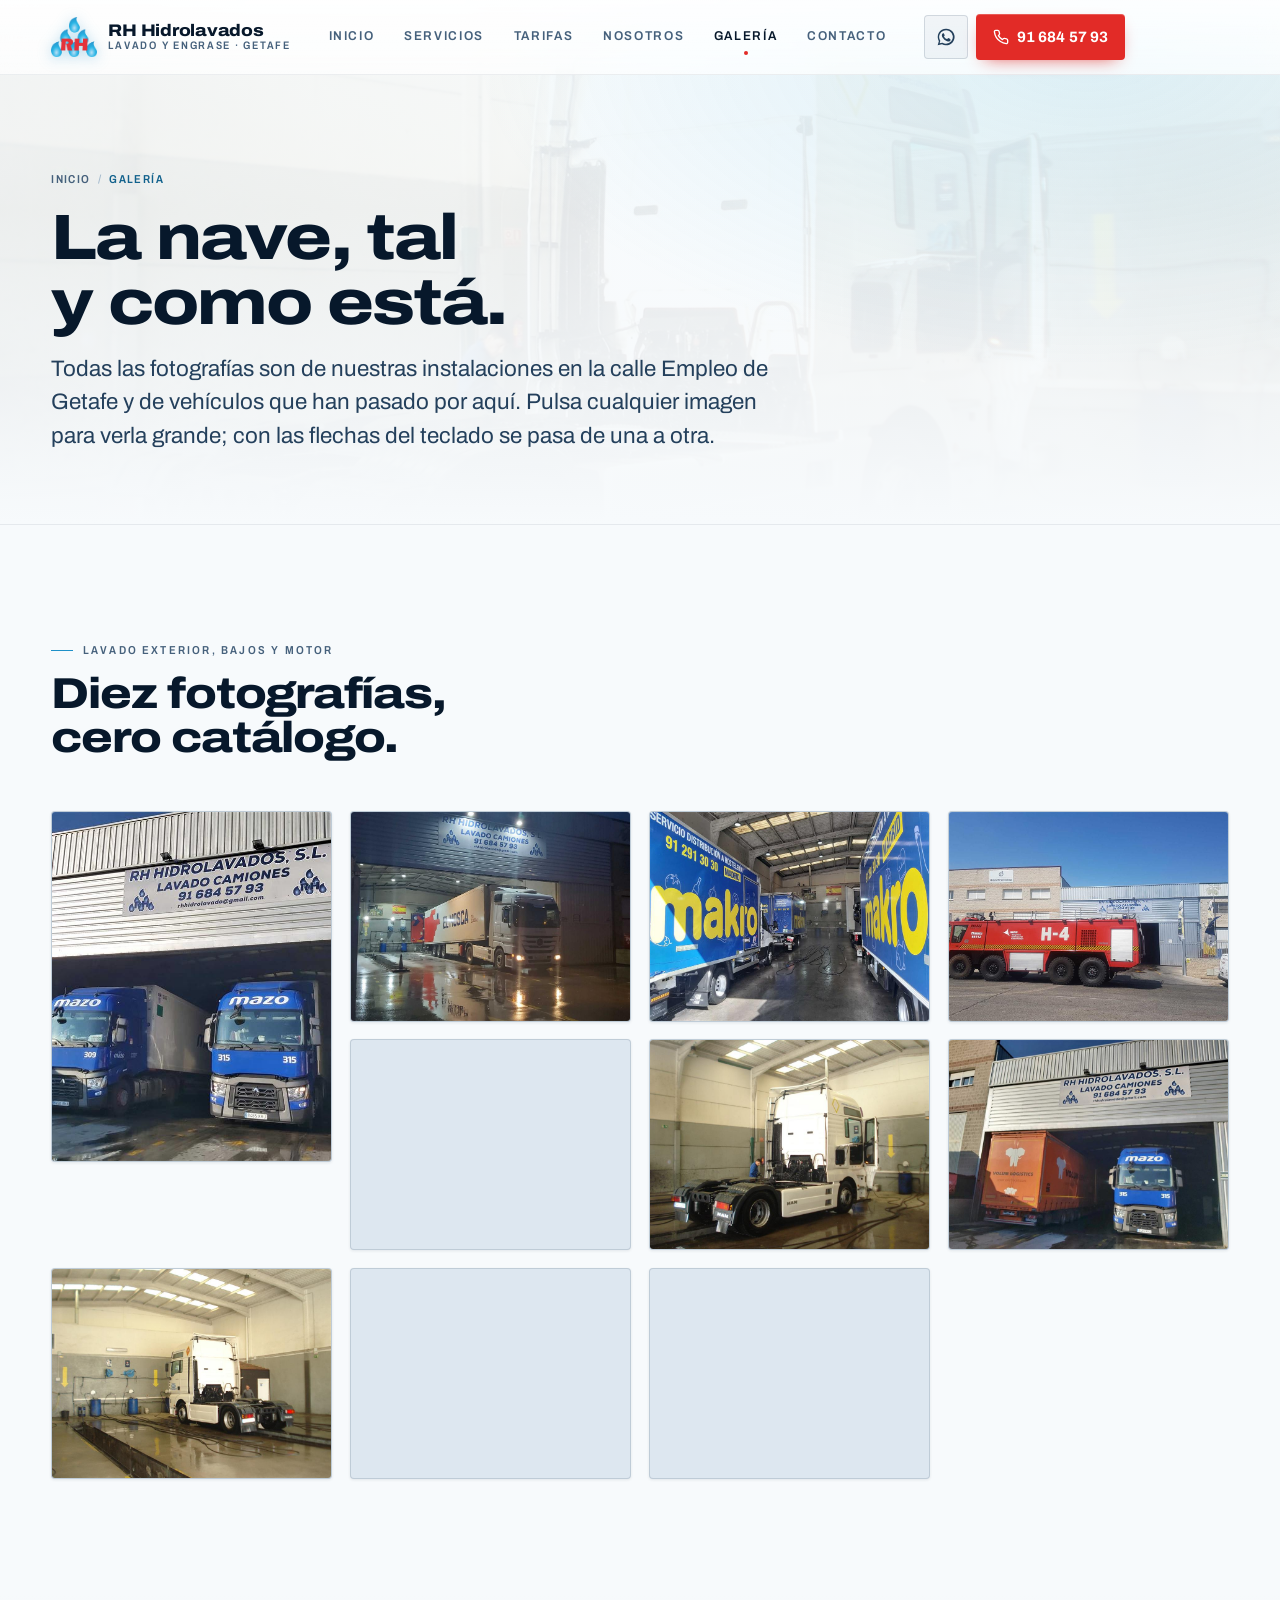
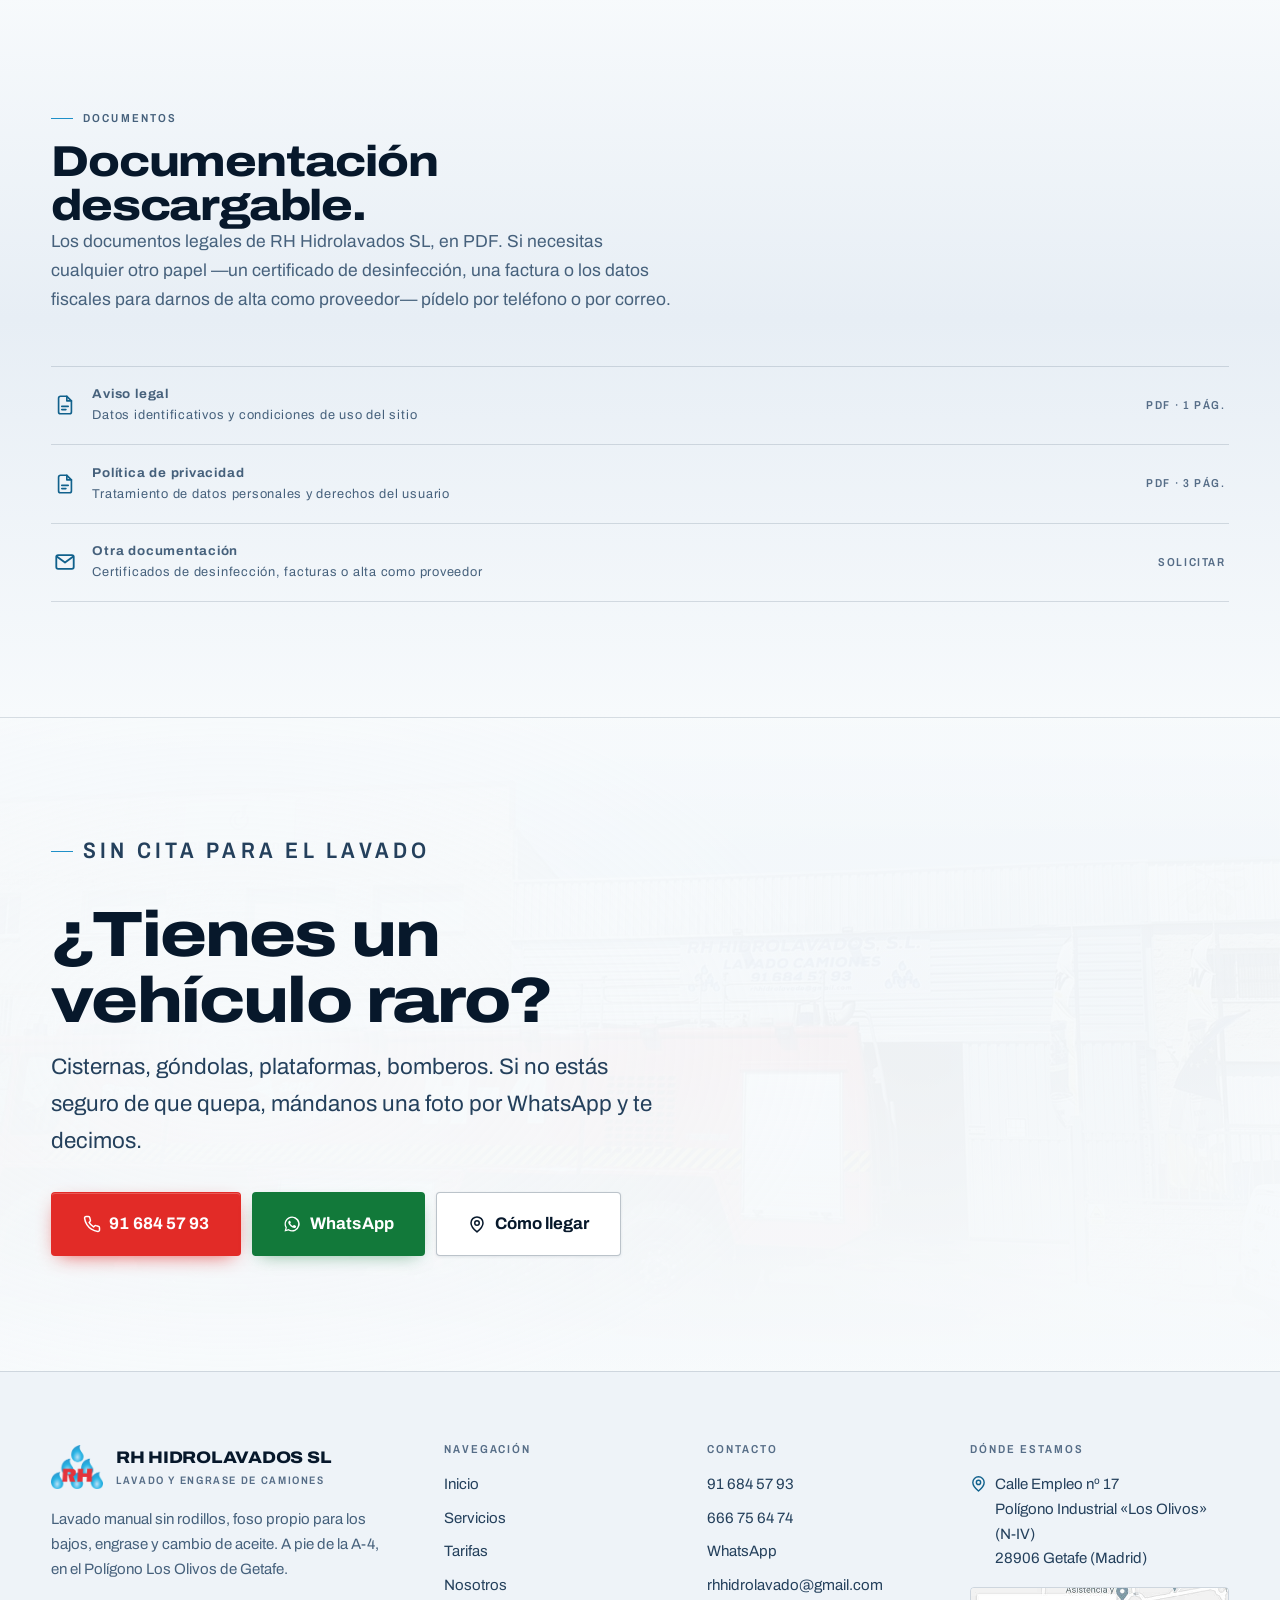
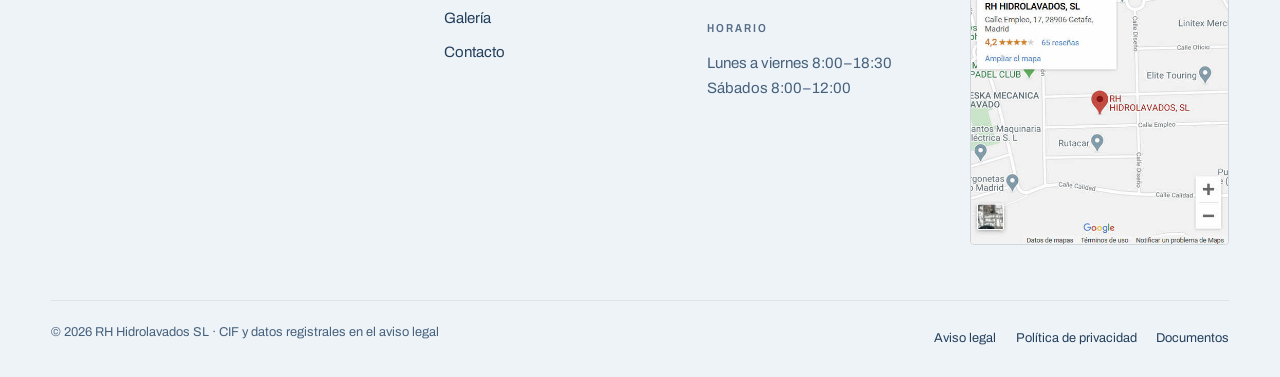
<file: galeria.html>
<!DOCTYPE html>
<html lang="es">
<head>
<!--
  ===========================================================================
  CONTRATO DE DIRECCIÓN — RH Hidrolavados SL
  THESIS: El rótulo real de la nave es azul marino sobre chapa blanca. Esa es
    la página: papel claro de extremo a extremo, con las propias fotos del
    cliente haciendo de bloques oscuros que anclan el blanco. Rechaza tanto el
    lavadero azul celeste con burbujas y tarjetas iguales que ship todo el
    sector, como el degradado gris de plantilla corporativa.
  OWN-WORLD: Papel y chapa (#ffffff–#a4bacd) como suelo continuo; tinta marina
    del rótulo (#07182b) para todo el texto; cian del logotipo (#3bb4e5) como
    AGUA —reglas, filos, barrido del menú, foco de los campos— nunca como
    fondo de párrafo; rojo RH (#e22b27) reservado para una sola cosa: la
    acción. Una única superficie oscura en todo el sitio, el panel de tarifas,
    que por eso se lee como una placa atornillada. Archivo variable: eje wdth
    122 en titulares (rótulo de chapa), wdth 84 en etiquetas técnicas. Reglas
    de agua y chapa grecada en lugar de bordes. Fotos con charco: cada imagen
    se refleja en el suelo.
  STORY: El jefe de tráfico entiende en un viewport que aquí se lava a mano y
    con foso, ve el precio sin pedirlo, y llama.
  FIRST VIEWPORT: Fotografía de día a sangre de la nave bajo un velo de papel;
    titular de rótulo abajo a la izquierda en tinta marina; botón rojo de
    teléfono junto al titular; franja de cifras reales bajo una regla de agua.
    En móvil, barra de pulgar fija con llamar / WhatsApp / ruta.
  FORM: "La nave de día: rótulo blanco y agua". Reencuadre en claro del mundo
    nocturno original, a petición del cliente: misma estructura, misma
    tipografía, mismas fotos; se invierte el suelo y con él el papel de cada
    color. Semilla e8a0f8e3 (tirada degradada: sin retadores de catálogo).
  ===========================================================================
-->
<meta charset="utf-8">
<meta name="viewport" content="width=device-width, initial-scale=1, viewport-fit=cover">
<title>Galería y documentos — RH Hidrolavados SL, Getafe</title>
<meta name="description" content="Fotografías reales de la nave de RH Hidrolavados en el Polígono Los Olivos de Getafe: lavado exterior, lavado de bajos con foso, motores y vehículos especiales. Documentos descargables.">
<meta name="author" content="RH Hidrolavados SL">
<meta name="theme-color" content="#f7fafc">
<link rel="canonical" href="https://lavadoyengraserhhidrolavado.es/galeria.html">
<meta property="og:type" content="website">
<meta property="og:locale" content="es_ES">
<meta property="og:site_name" content="RH Hidrolavados SL">
<meta property="og:title" content="Galería y documentos — RH Hidrolavados SL, Getafe">
<meta property="og:description" content="Fotografías reales de la nave de RH Hidrolavados en el Polígono Los Olivos de Getafe: lavado exterior, lavado de bajos con foso, motores y vehículos especiales. Documentos descargables.">
<meta property="og:image" content="https://lavadoyengraserhhidrolavado.es/assets/img/imgRH_2.jpg">
<meta name="twitter:card" content="summary_large_image">
<link rel="icon" href="assets/img/favicon.ico" sizes="any">
<link rel="apple-touch-icon" href="assets/img/logo_empresa.png">
<link rel="preconnect" href="https://fonts.googleapis.com">
<link rel="preconnect" href="https://fonts.gstatic.com" crossorigin>
<link rel="stylesheet" href="https://fonts.googleapis.com/css2?family=Archivo:wdth,wght@62..125,400..900&display=swap">
<link rel="stylesheet" href="assets/css/style.css">
<script>document.documentElement.className+=" js";</script>
</head>
<body>

<a class="skip-link" href="#principal">Saltar al contenido</a>

<header class="nav" id="cabecera">
  <div class="shell shell--wide nav__inner">
    <a class="brand" href="index.html" aria-label="RH Hidrolavados SL, inicio">
      <img class="brand__mark" src="assets/img/logo_empresa.png" alt="" width="474" height="410" fetchpriority="high">
      <span class="brand__txt">
        <span class="brand__name">RH Hidrolavados</span>
        <span class="brand__sub">Lavado y engrase · Getafe</span>
      </span>
    </a>

    <nav aria-label="Principal">
      <ul class="nav__menu">
        <span class="nav__glow" aria-hidden="true"></span>
        <li><a class="nav__link" href="index.html">Inicio</a></li>
        <li><a class="nav__link" href="servicios.html">Servicios</a></li>
        <li><a class="nav__link" href="tarifas.html">Tarifas</a></li>
        <li><a class="nav__link" href="nosotros.html">Nosotros</a></li>
        <li><a class="nav__link" href="galeria.html" aria-current="page">Galería</a></li>
        <li><a class="nav__link" href="contacto.html">Contacto</a></li>
      </ul>
    </nav>

    <div class="nav__cta">
      <a class="nav__icon" href="https://wa.me/34666756474" target="_blank" rel="noopener" aria-label="Escribir por WhatsApp al 666 75 64 74"><svg viewBox="0 0 24 24" fill="currentColor" aria-hidden="true"><path d="M12 2a10 10 0 0 0-8.6 15L2 22l5.2-1.4A10 10 0 1 0 12 2Zm0 18.2a8.2 8.2 0 0 1-4.2-1.2l-.3-.2-3.1.8.8-3-.2-.3A8.2 8.2 0 1 1 12 20.2Zm4.5-6.1c-.2-.1-1.5-.7-1.7-.8s-.4-.1-.5.1l-.8 1c-.1.2-.3.2-.5.1a6.7 6.7 0 0 1-3.3-2.9c-.1-.2 0-.4.1-.5l.4-.5c.1-.2.2-.3.2-.5s0-.3-.1-.4l-.7-1.7c-.2-.4-.4-.4-.5-.4h-.5a1 1 0 0 0-.7.3 3 3 0 0 0-.9 2.2 5.2 5.2 0 0 0 1.1 2.7 11.8 11.8 0 0 0 4.5 4c1.6.6 2.2.7 3 .6a2.5 2.5 0 0 0 1.7-1.2 2 2 0 0 0 .1-1.2c0-.1-.2-.2-.4-.3Z"/></svg></a>
      <a class="nav__tel" href="tel:+34916845793"><svg viewBox="0 0 24 24" fill="none" stroke="currentColor" stroke-width="2" stroke-linecap="round" stroke-linejoin="round" aria-hidden="true"><path d="M22 16.9v3a2 2 0 0 1-2.2 2 19.8 19.8 0 0 1-8.6-3.1 19.5 19.5 0 0 1-6-6A19.8 19.8 0 0 1 2.1 4.2 2 2 0 0 1 4.1 2h3a2 2 0 0 1 2 1.7c.1 1 .4 1.9.7 2.8a2 2 0 0 1-.5 2.1L8.1 9.9a16 16 0 0 0 6 6l1.3-1.3a2 2 0 0 1 2.1-.4c.9.3 1.8.6 2.8.7a2 2 0 0 1 1.7 2Z"/></svg><span>91 684 57 93</span></a>
    </div>

    <button class="burger" type="button" aria-expanded="false" aria-controls="menu-movil" aria-label="Abrir menú">
      <span class="burger__box" aria-hidden="true"><span></span><span></span><span></span></span>
    </button>
  </div>
  <span class="nav__progress" aria-hidden="true"></span>
</header>

<div class="drawer" id="menu-movil">
  <nav aria-label="Menú principal móvil">
    <ul class="drawer__list">
      <li><a class="drawer__link" href="index.html">Inicio</a></li>
      <li><a class="drawer__link" href="servicios.html">Servicios</a></li>
      <li><a class="drawer__link" href="tarifas.html">Tarifas</a></li>
      <li><a class="drawer__link" href="nosotros.html">Nosotros</a></li>
      <li><a class="drawer__link" href="galeria.html" aria-current="page">Galería</a></li>
      <li><a class="drawer__link" href="contacto.html">Contacto</a></li>
    </ul>
  </nav>
  <div class="drawer__foot">
    <a class="btn btn--rh btn--lg btn--block" href="tel:+34916845793"><svg viewBox="0 0 24 24" fill="none" stroke="currentColor" stroke-width="2" stroke-linecap="round" stroke-linejoin="round" aria-hidden="true"><path d="M22 16.9v3a2 2 0 0 1-2.2 2 19.8 19.8 0 0 1-8.6-3.1 19.5 19.5 0 0 1-6-6A19.8 19.8 0 0 1 2.1 4.2 2 2 0 0 1 4.1 2h3a2 2 0 0 1 2 1.7c.1 1 .4 1.9.7 2.8a2 2 0 0 1-.5 2.1L8.1 9.9a16 16 0 0 0 6 6l1.3-1.3a2 2 0 0 1 2.1-.4c.9.3 1.8.6 2.8.7a2 2 0 0 1 1.7 2Z"/></svg> Llamar al 91 684 57 93</a>
    <a class="btn btn--wa btn--lg btn--block" href="https://wa.me/34666756474" target="_blank" rel="noopener"><svg viewBox="0 0 24 24" fill="currentColor" aria-hidden="true"><path d="M12 2a10 10 0 0 0-8.6 15L2 22l5.2-1.4A10 10 0 1 0 12 2Zm0 18.2a8.2 8.2 0 0 1-4.2-1.2l-.3-.2-3.1.8.8-3-.2-.3A8.2 8.2 0 1 1 12 20.2Zm4.5-6.1c-.2-.1-1.5-.7-1.7-.8s-.4-.1-.5.1l-.8 1c-.1.2-.3.2-.5.1a6.7 6.7 0 0 1-3.3-2.9c-.1-.2 0-.4.1-.5l.4-.5c.1-.2.2-.3.2-.5s0-.3-.1-.4l-.7-1.7c-.2-.4-.4-.4-.5-.4h-.5a1 1 0 0 0-.7.3 3 3 0 0 0-.9 2.2 5.2 5.2 0 0 0 1.1 2.7 11.8 11.8 0 0 0 4.5 4c1.6.6 2.2.7 3 .6a2.5 2.5 0 0 0 1.7-1.2 2 2 0 0 0 .1-1.2c0-.1-.2-.2-.4-.3Z"/></svg> WhatsApp 666 75 64 74</a>
    <a class="btn btn--ghost btn--lg btn--block" href="https://www.google.es/maps/dir//RH+Hidrolavados,+Calle+Empleo,+17,+28906+Getafe,+Madrid/@40.3152936,-3.7203789,13z/data=!4m9!4m8!1m0!1m5!1m1!1s0xd4221409a3f853f:0x2fa6f8bcc1fb5c96!2m2!1d-3.6853595!2d40.3152334!3e0" target="_blank" rel="noopener"><svg viewBox="0 0 24 24" fill="none" stroke="currentColor" stroke-width="2" stroke-linecap="round" stroke-linejoin="round" aria-hidden="true"><path d="M20 10.5c0 5.5-8 12-8 12s-8-6.5-8-12a8 8 0 0 1 16 0Z"/><circle cx="12" cy="10.5" r="3"/></svg> Cómo llegar</a>
    <p class="drawer__meta">
      <a class="dirlink" href="https://www.google.com/maps/search/?api=1&query=RH%20Hidrolavados%20SL%2C%20Calle%20Empleo%2017%2C%2028906%20Getafe%2C%20Madrid" target="_blank" rel="noopener" aria-label="Ver la dirección de RH Hidrolavados en Google Maps"><svg viewBox="0 0 24 24" fill="none" stroke="currentColor" stroke-width="2" stroke-linecap="round" stroke-linejoin="round" aria-hidden="true"><path d="M20 10.5c0 5.5-8 12-8 12s-8-6.5-8-12a8 8 0 0 1 16 0Z"/><circle cx="12" cy="10.5" r="3"/></svg><span><strong>Calle Empleo nº 17</strong>Polígono Industrial «Los Olivos» (N-IV)<br>28906 Getafe (Madrid)</span></a>
      <a href="mailto:rhhidrolavado@gmail.com">rhhidrolavado@gmail.com</a><br>
      L–V 8:00–18:30 · S 8:00–12:00
    </p>
  </div>
</div>

<main id="principal">


<section class="pagehead">
  <div class="pagehead__media" aria-hidden="true"><img src="assets/img/RH_008.jpg" alt="" width="1600" height="1200" fetchpriority="high"></div>
  <div class="shell">
    <ol class="crumbs">
      <li><a href="index.html">Inicio</a></li>
      <li aria-current="page">Galería</li>
    </ol>
    <h1>La nave, tal y como está.</h1>
    <p class="lead">Todas las fotografías son de nuestras instalaciones en la calle Empleo de Getafe y de vehículos que han pasado por aquí. Pulsa cualquier imagen para verla grande; con las flechas del teclado se pasa de una a otra.</p>
  </div>
</section>

<section class="section">
  <div class="shell shell--wide">
    <div class="section__head" data-reveal>
      <p class="label">Lavado exterior, bajos y motor</p>
      <h2>Diez fotografías, cero catálogo.</h2>
    </div>
    <div class="gallery" data-reveal>
      <figure class="gallery__item gallery__item--tall" data-full="assets/img/imgRH_5.jpg" data-caption="Dos tractoras Renault de la flota Mazo esperando turno en la puerta de la nave, Polígono Los Olivos.">
        <img src="assets/img/thumb/imgRH_5.jpg" alt="Dos tractoras Renault de la flota Mazo esperando turno en la puerta de la nave, Polígono Los Olivos." loading="lazy" decoding="async" width="900" height="675">
        <figcaption>Dos tractoras Renault de la flota Mazo esperando turno en la puerta de la nave, Polígono Los Olivos.</figcaption>
      </figure>
      <figure class="gallery__item" data-full="assets/img/imgRH_3.jpg" data-caption="Semirremolque frigorífico de El Mosca entrando a lavar de madrugada. El foso, a la izquierda.">
        <img src="assets/img/thumb/imgRH_3.jpg" alt="Semirremolque frigorífico de El Mosca entrando a lavar de madrugada. El foso, a la izquierda." loading="lazy" decoding="async" width="900" height="675">
        <figcaption>Semirremolque frigorífico de El Mosca entrando a lavar de madrugada. El foso, a la izquierda.</figcaption>
      </figure>
      <figure class="gallery__item" data-full="assets/img/imgRH_9.jpg" data-caption="Dos frigoríficos de Makro Madrid dentro de la nave, en pleno lavado interior.">
        <img src="assets/img/thumb/imgRH_9.jpg" alt="Dos frigoríficos de Makro Madrid dentro de la nave, en pleno lavado interior." loading="lazy" decoding="async" width="900" height="675">
        <figcaption>Dos frigoríficos de Makro Madrid dentro de la nave, en pleno lavado interior.</figcaption>
      </figure>
      <figure class="gallery__item" data-full="assets/img/imgRH_1.jpg" data-caption="Camión de bomberos H-4 del aeropuerto Adolfo Suárez Madrid-Barajas, uno de los vehículos especiales que atendemos.">
        <img src="assets/img/thumb/imgRH_1.jpg" alt="Camión de bomberos H-4 del aeropuerto Adolfo Suárez Madrid-Barajas, uno de los vehículos especiales que atendemos." loading="lazy" decoding="async" width="900" height="675">
        <figcaption>Camión de bomberos H-4 del aeropuerto Adolfo Suárez Madrid-Barajas, uno de los vehículos especiales que atendemos.</figcaption>
      </figure>
      <figure class="gallery__item" data-full="assets/img/imgRH_2.jpg" data-caption="Tráiler de Volum Logistics saliendo de la nave de noche, con el suelo todavía mojado.">
        <img src="assets/img/thumb/imgRH_2.jpg" alt="Tráiler de Volum Logistics saliendo de la nave de noche, con el suelo todavía mojado." loading="lazy" decoding="async" width="900" height="675">
        <figcaption>Tráiler de Volum Logistics saliendo de la nave de noche, con el suelo todavía mojado.</figcaption>
      </figure>
      <figure class="gallery__item" data-full="assets/img/RH_008.jpg" data-caption="Tractora MAN con la cabina basculada para el lavado y petroleado del motor.">
        <img src="assets/img/thumb/RH_008.jpg" alt="Tractora MAN con la cabina basculada para el lavado y petroleado del motor." loading="lazy" decoding="async" width="900" height="675">
        <figcaption>Tractora MAN con la cabina basculada para el lavado y petroleado del motor.</figcaption>
      </figure>
      <figure class="gallery__item" data-full="assets/img/imgRH_7.jpg" data-caption="Fachada de la nave a primera hora, con el rótulo y el cierre abierto.">
        <img src="assets/img/thumb/imgRH_7.jpg" alt="Fachada de la nave a primera hora, con el rótulo y el cierre abierto." loading="lazy" decoding="async" width="900" height="675">
        <figcaption>Fachada de la nave a primera hora, con el rótulo y el cierre abierto.</figcaption>
      </figure>
      <figure class="gallery__item" data-full="assets/img/RH_009.jpg" data-caption="Trabajo de desengrase de motor sobre el foso, con el chasis a la vista.">
        <img src="assets/img/thumb/RH_009.jpg" alt="Trabajo de desengrase de motor sobre el foso, con el chasis a la vista." loading="lazy" decoding="async" width="900" height="675">
        <figcaption>Trabajo de desengrase de motor sobre el foso, con el chasis a la vista.</figcaption>
      </figure>
      <figure class="gallery__item" data-full="assets/img/RH_005_1.jpg" data-caption="Cisterna de Praxair sobre el foso de lavado de bajos.">
        <img src="assets/img/thumb/RH_005_1.jpg" alt="Cisterna de Praxair sobre el foso de lavado de bajos." loading="lazy" decoding="async" width="900" height="675">
        <figcaption>Cisterna de Praxair sobre el foso de lavado de bajos.</figcaption>
      </figure>
      <figure class="gallery__item" data-full="assets/img/RH_001_1.jpg" data-caption="Acceso a la nave desde la calle Empleo, en el Polígono Los Olivos.">
        <img src="assets/img/thumb/RH_001_1.jpg" alt="Acceso a la nave desde la calle Empleo, en el Polígono Los Olivos." loading="lazy" decoding="async" width="900" height="675">
        <figcaption>Acceso a la nave desde la calle Empleo, en el Polígono Los Olivos.</figcaption>
      </figure>
    </div>
  </div>
</section>

<section class="section section--wet" id="documentos">
  <div class="shell">
    <div class="section__head" data-reveal>
      <p class="label">Documentos</p>
      <h2>Documentación descargable.</h2>
      <p>Los documentos legales de RH Hidrolavados SL, en PDF. Si necesitas cualquier otro papel —un certificado de desinfección, una factura o los datos fiscales para darnos de alta como proveedor— pídelo por teléfono o por correo.</p>
    </div>
    <ul class="docs" data-reveal>
      <li>
        <a href="assets/docs/AvisoLegal.pdf" target="_blank" rel="noopener" download>
          <svg viewBox="0 0 24 24" fill="none" stroke="currentColor" stroke-width="1.8" stroke-linecap="round" stroke-linejoin="round" aria-hidden="true"><path d="M14 2.5H7a2 2 0 0 0-2 2v15a2 2 0 0 0 2 2h10a2 2 0 0 0 2-2V7.5Z"/><path d="M14 2.5v5h5"/><path d="M8.5 13.5h7M8.5 17h4.5"/></svg>
          <span><b>Aviso legal</b><span>Datos identificativos y condiciones de uso del sitio</span></span>
          <em>PDF · 1 pág.</em>
        </a>
      </li>
      <li>
        <a href="assets/docs/PoliticaDePrivacidad.pdf" target="_blank" rel="noopener" download>
          <svg viewBox="0 0 24 24" fill="none" stroke="currentColor" stroke-width="1.8" stroke-linecap="round" stroke-linejoin="round" aria-hidden="true"><path d="M14 2.5H7a2 2 0 0 0-2 2v15a2 2 0 0 0 2 2h10a2 2 0 0 0 2-2V7.5Z"/><path d="M14 2.5v5h5"/><path d="M8.5 13.5h7M8.5 17h4.5"/></svg>
          <span><b>Política de privacidad</b><span>Tratamiento de datos personales y derechos del usuario</span></span>
          <em>PDF · 3 pág.</em>
        </a>
      </li>
      <li>
        <a href="mailto:rhhidrolavado@gmail.com?subject=Solicitud%20de%20documentaci%C3%B3n">
          <svg viewBox="0 0 24 24" fill="none" stroke="currentColor" stroke-width="2" stroke-linecap="round" stroke-linejoin="round" aria-hidden="true"><rect x="2.5" y="4.5" width="19" height="15" rx="2"/><path d="m3 6 9 6.5L21 6"/></svg>
          <span><b>Otra documentación</b><span>Certificados de desinfección, facturas o alta como proveedor</span></span>
          <em>Solicitar</em>
        </a>
      </li>
    </ul>
  </div>
</section>


<section class="closer">
  <div class="closer__media" aria-hidden="true"><img src="assets/img/imgRH_1.jpg" alt="" loading="lazy" decoding="async" width="1600" height="1200"></div>
  <div class="shell">
    <p class="label">Sin cita para el lavado</p>
    <h2 data-reveal>¿Tienes un vehículo raro?</h2>
    <p data-reveal data-reveal-delay="1">Cisternas, góndolas, plataformas, bomberos. Si no estás seguro de que quepa, mándanos una foto por WhatsApp y te decimos.</p>
    <div class="btn-row" data-reveal data-reveal-delay="2">
      <a class="btn btn--rh btn--lg" href="tel:+34916845793"><svg viewBox="0 0 24 24" fill="none" stroke="currentColor" stroke-width="2" stroke-linecap="round" stroke-linejoin="round" aria-hidden="true"><path d="M22 16.9v3a2 2 0 0 1-2.2 2 19.8 19.8 0 0 1-8.6-3.1 19.5 19.5 0 0 1-6-6A19.8 19.8 0 0 1 2.1 4.2 2 2 0 0 1 4.1 2h3a2 2 0 0 1 2 1.7c.1 1 .4 1.9.7 2.8a2 2 0 0 1-.5 2.1L8.1 9.9a16 16 0 0 0 6 6l1.3-1.3a2 2 0 0 1 2.1-.4c.9.3 1.8.6 2.8.7a2 2 0 0 1 1.7 2Z"/></svg> 91 684 57 93</a>
      <a class="btn btn--wa btn--lg" href="https://wa.me/34666756474" target="_blank" rel="noopener"><svg viewBox="0 0 24 24" fill="currentColor" aria-hidden="true"><path d="M12 2a10 10 0 0 0-8.6 15L2 22l5.2-1.4A10 10 0 1 0 12 2Zm0 18.2a8.2 8.2 0 0 1-4.2-1.2l-.3-.2-3.1.8.8-3-.2-.3A8.2 8.2 0 1 1 12 20.2Zm4.5-6.1c-.2-.1-1.5-.7-1.7-.8s-.4-.1-.5.1l-.8 1c-.1.2-.3.2-.5.1a6.7 6.7 0 0 1-3.3-2.9c-.1-.2 0-.4.1-.5l.4-.5c.1-.2.2-.3.2-.5s0-.3-.1-.4l-.7-1.7c-.2-.4-.4-.4-.5-.4h-.5a1 1 0 0 0-.7.3 3 3 0 0 0-.9 2.2 5.2 5.2 0 0 0 1.1 2.7 11.8 11.8 0 0 0 4.5 4c1.6.6 2.2.7 3 .6a2.5 2.5 0 0 0 1.7-1.2 2 2 0 0 0 .1-1.2c0-.1-.2-.2-.4-.3Z"/></svg> WhatsApp</a>
      <a class="btn btn--ghost btn--lg" href="https://www.google.es/maps/dir//RH+Hidrolavados,+Calle+Empleo,+17,+28906+Getafe,+Madrid/@40.3152936,-3.7203789,13z/data=!4m9!4m8!1m0!1m5!1m1!1s0xd4221409a3f853f:0x2fa6f8bcc1fb5c96!2m2!1d-3.6853595!2d40.3152334!3e0" target="_blank" rel="noopener"><svg viewBox="0 0 24 24" fill="none" stroke="currentColor" stroke-width="2" stroke-linecap="round" stroke-linejoin="round" aria-hidden="true"><path d="M20 10.5c0 5.5-8 12-8 12s-8-6.5-8-12a8 8 0 0 1 16 0Z"/><circle cx="12" cy="10.5" r="3"/></svg> Cómo llegar</a>
    </div>
  </div>
</section>

</main>


<footer class="foot">
  <div class="shell">
    <div class="foot__grid">
      <div>
        <div class="foot__brand">
          <img src="assets/img/logo_empresa.png" alt="" width="474" height="410" loading="lazy">
          <span><b>RH Hidrolavados SL</b><span>Lavado y engrase de camiones</span></span>
        </div>
        <p>Lavado manual sin rodillos, foso propio para los bajos, engrase y cambio de aceite. A pie de la A-4, en el Polígono Los Olivos de Getafe.</p>
      </div>

      <div>
        <h2>Navegación</h2>
        <ul>
          <li><a href="index.html">Inicio</a></li>
          <li><a href="servicios.html">Servicios</a></li>
          <li><a href="tarifas.html">Tarifas</a></li>
          <li><a href="nosotros.html">Nosotros</a></li>
          <li><a href="galeria.html">Galería</a></li>
          <li><a href="contacto.html">Contacto</a></li>
        </ul>
      </div>

      <div>
        <h2>Contacto</h2>
        <ul>
          <li><a href="tel:+34916845793">91 684 57 93</a></li>
          <li><a href="tel:+34666756474">666 75 64 74</a></li>
          <li><a href="https://wa.me/34666756474" target="_blank" rel="noopener">WhatsApp</a></li>
          <li><a href="mailto:rhhidrolavado@gmail.com">rhhidrolavado@gmail.com</a></li>
        </ul>
        <h2 style="margin-top:1.6rem">Horario</h2>
        <p>Lunes a viernes 8:00–18:30<br>Sábados 8:00–12:00</p>
      </div>

      <div>
        <h2>Dónde estamos</h2>
        <p><a class="dirlink" href="https://www.google.com/maps/search/?api=1&query=RH%20Hidrolavados%20SL%2C%20Calle%20Empleo%2017%2C%2028906%20Getafe%2C%20Madrid" target="_blank" rel="noopener" aria-label="Ver la dirección de RH Hidrolavados en Google Maps"><svg viewBox="0 0 24 24" fill="none" stroke="currentColor" stroke-width="2" stroke-linecap="round" stroke-linejoin="round" aria-hidden="true"><path d="M20 10.5c0 5.5-8 12-8 12s-8-6.5-8-12a8 8 0 0 1 16 0Z"/><circle cx="12" cy="10.5" r="3"/></svg><span>Calle Empleo nº 17<br>Polígono Industrial «Los Olivos» (N-IV)<br>28906 Getafe (Madrid)</span></a></p>
        <a class="foot__map" href="https://www.google.es/maps/dir//RH+Hidrolavados,+Calle+Empleo,+17,+28906+Getafe,+Madrid/@40.3152936,-3.7203789,13z/data=!4m9!4m8!1m0!1m5!1m1!1s0xd4221409a3f853f:0x2fa6f8bcc1fb5c96!2m2!1d-3.6853595!2d40.3152334!3e0" target="_blank" rel="noopener" aria-label="Abrir la ruta hasta RH Hidrolavados en Google Maps">
          <img src="assets/img/situacion_empresa.jpg" alt="Plano de situación de RH Hidrolavados en el Polígono Los Olivos de Getafe" width="500" height="500" loading="lazy">
        </a>
      </div>
    </div>

    <div class="foot__bar">
      <p>© <span data-year>2026</span> RH Hidrolavados SL · CIF y datos registrales en el aviso legal</p>
      <nav aria-label="Legal">
        <a href="assets/docs/AvisoLegal.pdf" target="_blank" rel="noopener">Aviso legal</a>
        <a href="assets/docs/PoliticaDePrivacidad.pdf" target="_blank" rel="noopener">Política de privacidad</a>
        <a href="galeria.html#documentos">Documentos</a>
      </nav>
    </div>
  </div>
</footer>

<nav class="thumbbar" aria-label="Acciones rápidas">
  <a href="tel:+34916845793"><svg viewBox="0 0 24 24" fill="none" stroke="currentColor" stroke-width="2" stroke-linecap="round" stroke-linejoin="round" aria-hidden="true"><path d="M22 16.9v3a2 2 0 0 1-2.2 2 19.8 19.8 0 0 1-8.6-3.1 19.5 19.5 0 0 1-6-6A19.8 19.8 0 0 1 2.1 4.2 2 2 0 0 1 4.1 2h3a2 2 0 0 1 2 1.7c.1 1 .4 1.9.7 2.8a2 2 0 0 1-.5 2.1L8.1 9.9a16 16 0 0 0 6 6l1.3-1.3a2 2 0 0 1 2.1-.4c.9.3 1.8.6 2.8.7a2 2 0 0 1 1.7 2Z"/></svg><span>Llamar</span></a>
  <a href="https://wa.me/34666756474" target="_blank" rel="noopener"><svg viewBox="0 0 24 24" fill="currentColor" aria-hidden="true"><path d="M12 2a10 10 0 0 0-8.6 15L2 22l5.2-1.4A10 10 0 1 0 12 2Zm0 18.2a8.2 8.2 0 0 1-4.2-1.2l-.3-.2-3.1.8.8-3-.2-.3A8.2 8.2 0 1 1 12 20.2Zm4.5-6.1c-.2-.1-1.5-.7-1.7-.8s-.4-.1-.5.1l-.8 1c-.1.2-.3.2-.5.1a6.7 6.7 0 0 1-3.3-2.9c-.1-.2 0-.4.1-.5l.4-.5c.1-.2.2-.3.2-.5s0-.3-.1-.4l-.7-1.7c-.2-.4-.4-.4-.5-.4h-.5a1 1 0 0 0-.7.3 3 3 0 0 0-.9 2.2 5.2 5.2 0 0 0 1.1 2.7 11.8 11.8 0 0 0 4.5 4c1.6.6 2.2.7 3 .6a2.5 2.5 0 0 0 1.7-1.2 2 2 0 0 0 .1-1.2c0-.1-.2-.2-.4-.3Z"/></svg><span>WhatsApp</span></a>
  <a href="https://www.google.es/maps/dir//RH+Hidrolavados,+Calle+Empleo,+17,+28906+Getafe,+Madrid/@40.3152936,-3.7203789,13z/data=!4m9!4m8!1m0!1m5!1m1!1s0xd4221409a3f853f:0x2fa6f8bcc1fb5c96!2m2!1d-3.6853595!2d40.3152334!3e0" target="_blank" rel="noopener"><svg viewBox="0 0 24 24" fill="none" stroke="currentColor" stroke-width="2" stroke-linecap="round" stroke-linejoin="round" aria-hidden="true"><path d="M20 10.5c0 5.5-8 12-8 12s-8-6.5-8-12a8 8 0 0 1 16 0Z"/><circle cx="12" cy="10.5" r="3"/></svg><span>Ruta</span></a>
</nav>

<div class="viewer" role="dialog" aria-modal="true" aria-label="Visor de imágenes" aria-hidden="true">
  <button class="viewer__btn viewer__close" type="button" aria-label="Cerrar visor"><svg viewBox="0 0 24 24" fill="none" stroke="currentColor" stroke-width="2" stroke-linecap="round" aria-hidden="true"><path d="M6 6l12 12M18 6 6 18"/></svg></button>
  <button class="viewer__btn viewer__prev" type="button" aria-label="Imagen anterior"><svg viewBox="0 0 24 24" fill="none" stroke="currentColor" stroke-width="2" stroke-linecap="round" stroke-linejoin="round" aria-hidden="true"><path d="M15 5l-7 7 7 7"/></svg></button>
  <button class="viewer__btn viewer__next" type="button" aria-label="Imagen siguiente"><svg viewBox="0 0 24 24" fill="none" stroke="currentColor" stroke-width="2" stroke-linecap="round" stroke-linejoin="round" aria-hidden="true"><path d="M9 5l7 7-7 7"/></svg></button>
  <img src="[data-uri]" alt="">
  <p class="viewer__cap"></p>
</div>

<script type="application/ld+json">
{
  "@context": "https://schema.org",
  "@type": "AutoWash",
  "name": "RH Hidrolavados SL",
  "alternateName": "RH Hidrolavados",
  "description": "Lavado manual sin rodillos, lavado de bajos con foso, desinfección de frigos con certificado sanitario, engrase y cambio de aceite y filtros para vehículos industriales y especiales.",
  "url": "https://lavadoyengraserhhidrolavado.es/",
  "image": "https://lavadoyengraserhhidrolavado.es/assets/img/imgRH_5.jpg",
  "logo": "https://lavadoyengraserhhidrolavado.es/assets/img/logo_empresa.png",
  "telephone": ["+34916845793", "+34666756474"],
  "email": "rhhidrolavado@gmail.com",
  "priceRange": "€€",
  "currenciesAccepted": "EUR",
  "address": {
    "@type": "PostalAddress",
    "streetAddress": "Calle Empleo 17, Polígono Industrial Los Olivos",
    "addressLocality": "Getafe",
    "addressRegion": "Madrid",
    "postalCode": "28906",
    "addressCountry": "ES"
  },
  "geo": { "@type": "GeoCoordinates", "latitude": 40.3152334, "longitude": -3.6853595 },
  "openingHoursSpecification": [
    { "@type": "OpeningHoursSpecification", "dayOfWeek": ["Monday","Tuesday","Wednesday","Thursday","Friday"], "opens": "08:00", "closes": "18:30" },
    { "@type": "OpeningHoursSpecification", "dayOfWeek": "Saturday", "opens": "08:00", "closes": "12:00" }
  ],
  "areaServed": ["Getafe", "Madrid", "Comunidad de Madrid", "Zona Centro"]
}
</script>
<script src="assets/js/main.js" defer></script>
</body>
</html>
</file>
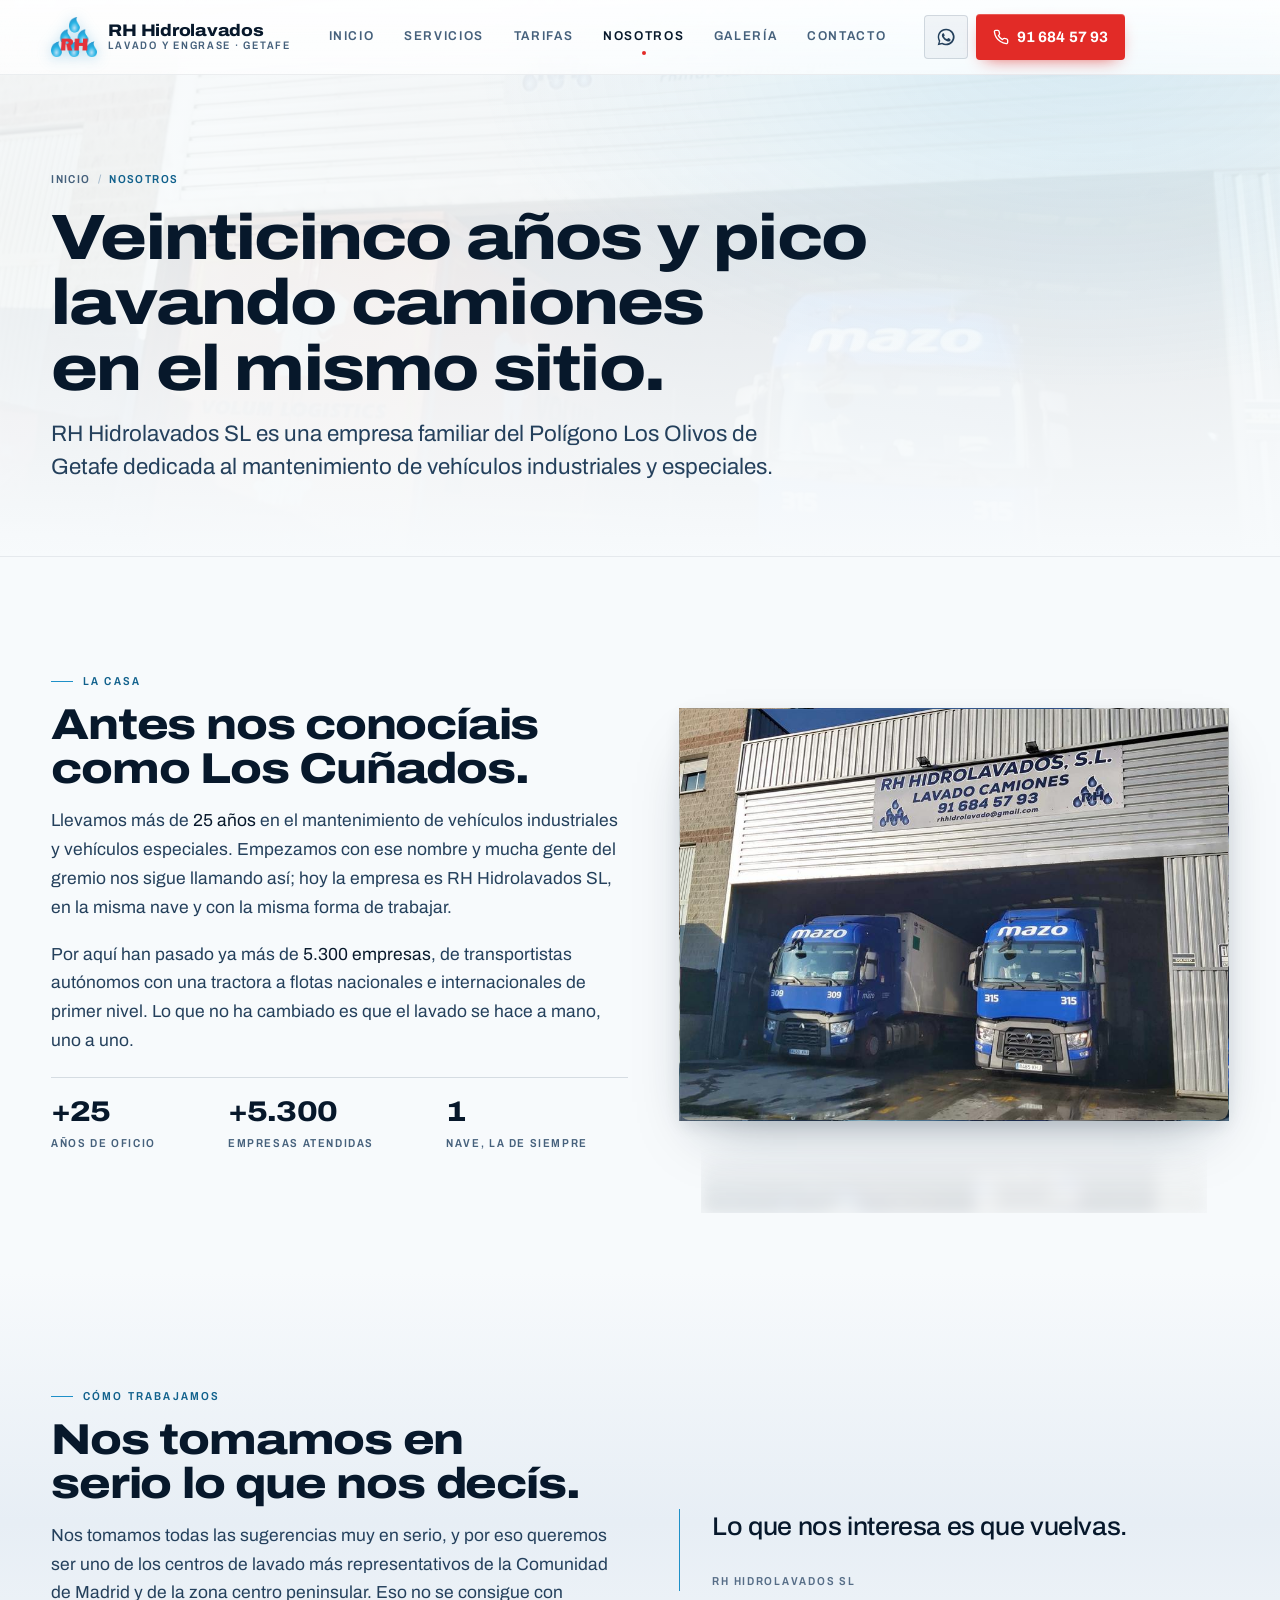
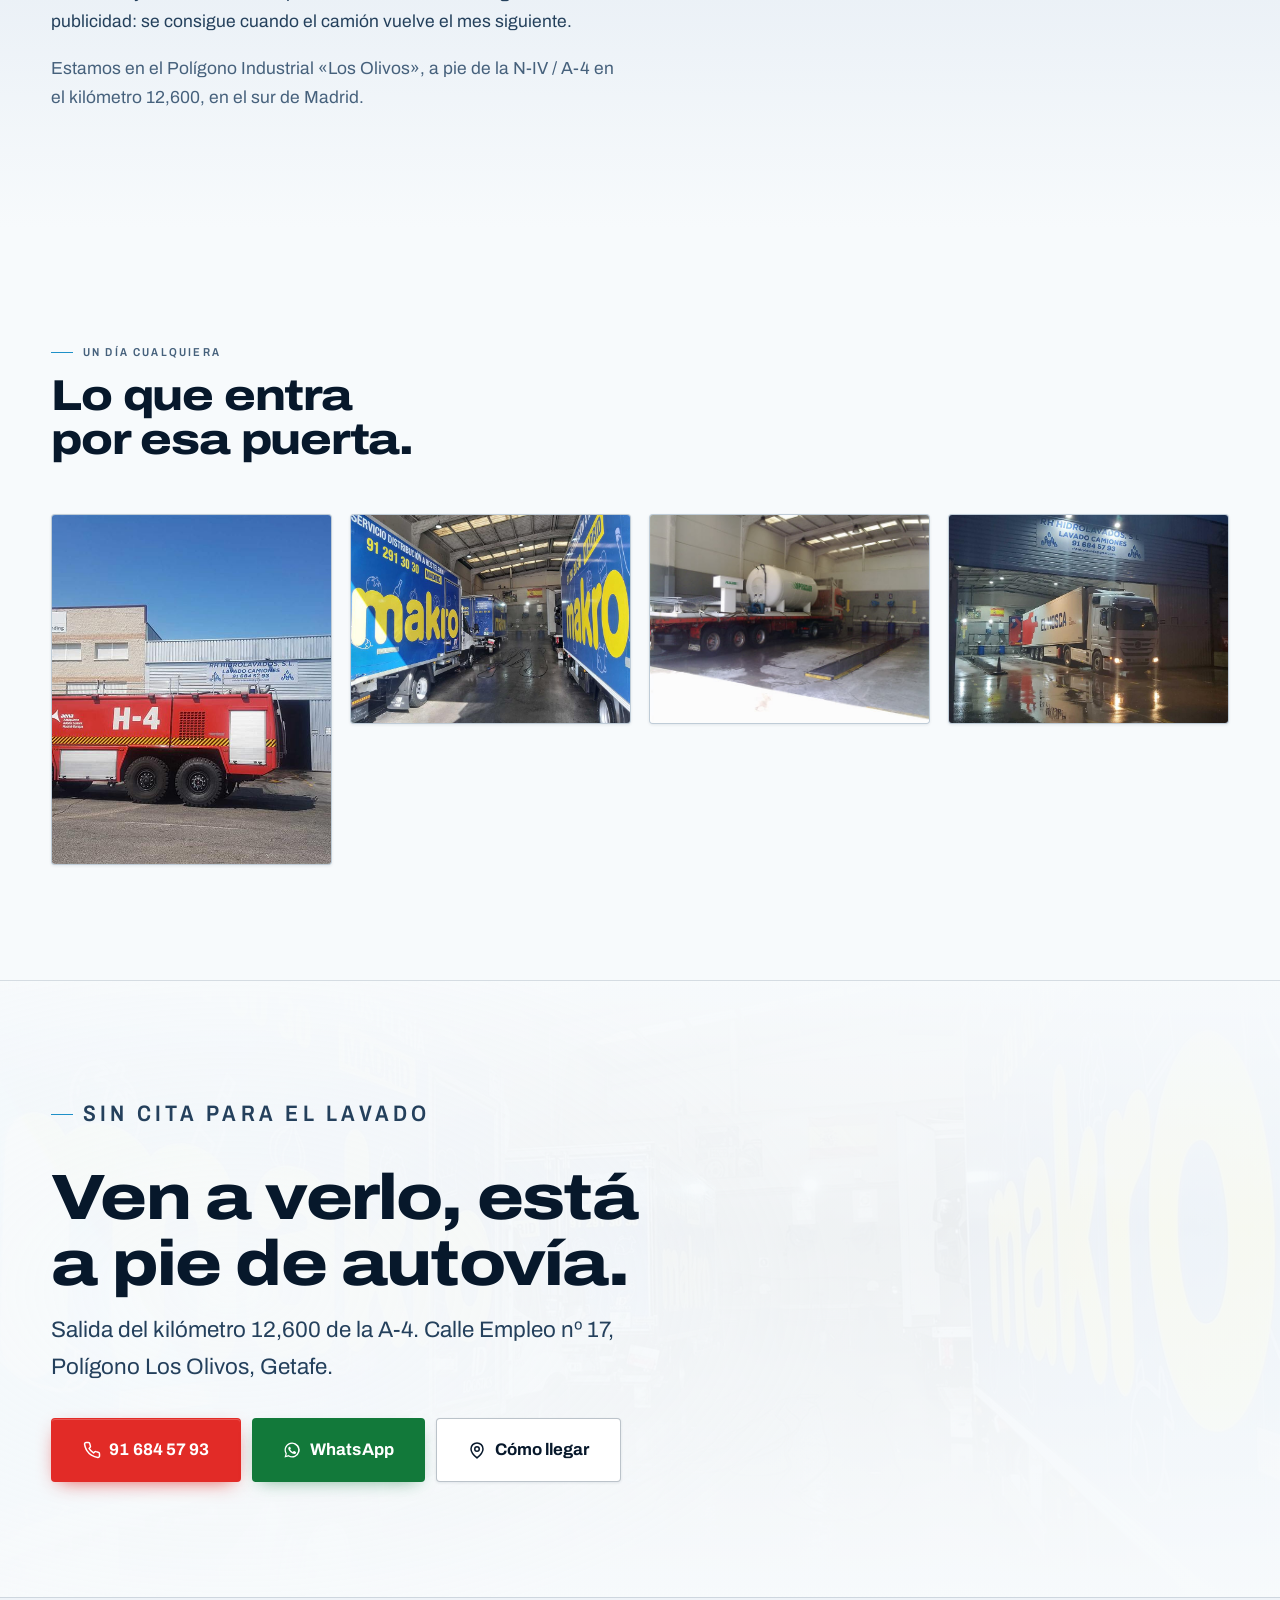
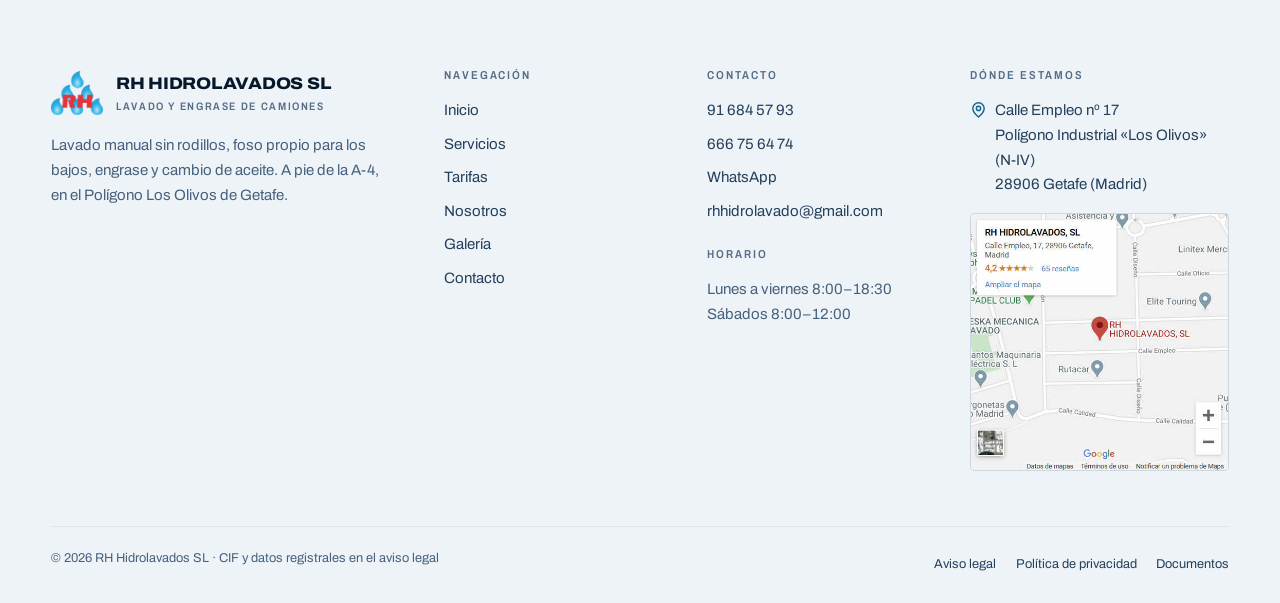
<file: nosotros.html>
<!DOCTYPE html>
<html lang="es">
<head>
<!--
  ===========================================================================
  CONTRATO DE DIRECCIÓN — RH Hidrolavados SL
  THESIS: El rótulo real de la nave es azul marino sobre chapa blanca. Esa es
    la página: papel claro de extremo a extremo, con las propias fotos del
    cliente haciendo de bloques oscuros que anclan el blanco. Rechaza tanto el
    lavadero azul celeste con burbujas y tarjetas iguales que ship todo el
    sector, como el degradado gris de plantilla corporativa.
  OWN-WORLD: Papel y chapa (#ffffff–#a4bacd) como suelo continuo; tinta marina
    del rótulo (#07182b) para todo el texto; cian del logotipo (#3bb4e5) como
    AGUA —reglas, filos, barrido del menú, foco de los campos— nunca como
    fondo de párrafo; rojo RH (#e22b27) reservado para una sola cosa: la
    acción. Una única superficie oscura en todo el sitio, el panel de tarifas,
    que por eso se lee como una placa atornillada. Archivo variable: eje wdth
    122 en titulares (rótulo de chapa), wdth 84 en etiquetas técnicas. Reglas
    de agua y chapa grecada en lugar de bordes. Fotos con charco: cada imagen
    se refleja en el suelo.
  STORY: El jefe de tráfico entiende en un viewport que aquí se lava a mano y
    con foso, ve el precio sin pedirlo, y llama.
  FIRST VIEWPORT: Fotografía de día a sangre de la nave bajo un velo de papel;
    titular de rótulo abajo a la izquierda en tinta marina; botón rojo de
    teléfono junto al titular; franja de cifras reales bajo una regla de agua.
    En móvil, barra de pulgar fija con llamar / WhatsApp / ruta.
  FORM: "La nave de día: rótulo blanco y agua". Reencuadre en claro del mundo
    nocturno original, a petición del cliente: misma estructura, misma
    tipografía, mismas fotos; se invierte el suelo y con él el papel de cada
    color. Semilla e8a0f8e3 (tirada degradada: sin retadores de catálogo).
  ===========================================================================
-->
<meta charset="utf-8">
<meta name="viewport" content="width=device-width, initial-scale=1, viewport-fit=cover">
<title>Quiénes somos — 25 años lavando camiones en Getafe | RH Hidrolavados</title>
<meta name="description" content="Más de 25 años de experiencia en mantenimiento de vehículos industriales y especiales. Antes conocidos como Los Cuñados. Más de 5.300 empresas confían en nuestro trabajo.">
<meta name="author" content="RH Hidrolavados SL">
<meta name="theme-color" content="#f7fafc">
<link rel="canonical" href="https://lavadoyengraserhhidrolavado.es/nosotros.html">
<meta property="og:type" content="website">
<meta property="og:locale" content="es_ES">
<meta property="og:site_name" content="RH Hidrolavados SL">
<meta property="og:title" content="Quiénes somos — 25 años lavando camiones en Getafe | RH Hidrolavados">
<meta property="og:description" content="Más de 25 años de experiencia en mantenimiento de vehículos industriales y especiales. Antes conocidos como Los Cuñados. Más de 5.300 empresas confían en nuestro trabajo.">
<meta property="og:image" content="https://lavadoyengraserhhidrolavado.es/assets/img/imgRH_7.jpg">
<meta name="twitter:card" content="summary_large_image">
<link rel="icon" href="assets/img/favicon.ico" sizes="any">
<link rel="apple-touch-icon" href="assets/img/logo_empresa.png">
<link rel="preconnect" href="https://fonts.googleapis.com">
<link rel="preconnect" href="https://fonts.gstatic.com" crossorigin>
<link rel="stylesheet" href="https://fonts.googleapis.com/css2?family=Archivo:wdth,wght@62..125,400..900&display=swap">
<link rel="stylesheet" href="assets/css/style.css">
<script>document.documentElement.className+=" js";</script>
</head>
<body>

<a class="skip-link" href="#principal">Saltar al contenido</a>

<header class="nav" id="cabecera">
  <div class="shell shell--wide nav__inner">
    <a class="brand" href="index.html" aria-label="RH Hidrolavados SL, inicio">
      <img class="brand__mark" src="assets/img/logo_empresa.png" alt="" width="474" height="410" fetchpriority="high">
      <span class="brand__txt">
        <span class="brand__name">RH Hidrolavados</span>
        <span class="brand__sub">Lavado y engrase · Getafe</span>
      </span>
    </a>

    <nav aria-label="Principal">
      <ul class="nav__menu">
        <span class="nav__glow" aria-hidden="true"></span>
        <li><a class="nav__link" href="index.html">Inicio</a></li>
        <li><a class="nav__link" href="servicios.html">Servicios</a></li>
        <li><a class="nav__link" href="tarifas.html">Tarifas</a></li>
        <li><a class="nav__link" href="nosotros.html" aria-current="page">Nosotros</a></li>
        <li><a class="nav__link" href="galeria.html">Galería</a></li>
        <li><a class="nav__link" href="contacto.html">Contacto</a></li>
      </ul>
    </nav>

    <div class="nav__cta">
      <a class="nav__icon" href="https://wa.me/34666756474" target="_blank" rel="noopener" aria-label="Escribir por WhatsApp al 666 75 64 74"><svg viewBox="0 0 24 24" fill="currentColor" aria-hidden="true"><path d="M12 2a10 10 0 0 0-8.6 15L2 22l5.2-1.4A10 10 0 1 0 12 2Zm0 18.2a8.2 8.2 0 0 1-4.2-1.2l-.3-.2-3.1.8.8-3-.2-.3A8.2 8.2 0 1 1 12 20.2Zm4.5-6.1c-.2-.1-1.5-.7-1.7-.8s-.4-.1-.5.1l-.8 1c-.1.2-.3.2-.5.1a6.7 6.7 0 0 1-3.3-2.9c-.1-.2 0-.4.1-.5l.4-.5c.1-.2.2-.3.2-.5s0-.3-.1-.4l-.7-1.7c-.2-.4-.4-.4-.5-.4h-.5a1 1 0 0 0-.7.3 3 3 0 0 0-.9 2.2 5.2 5.2 0 0 0 1.1 2.7 11.8 11.8 0 0 0 4.5 4c1.6.6 2.2.7 3 .6a2.5 2.5 0 0 0 1.7-1.2 2 2 0 0 0 .1-1.2c0-.1-.2-.2-.4-.3Z"/></svg></a>
      <a class="nav__tel" href="tel:+34916845793"><svg viewBox="0 0 24 24" fill="none" stroke="currentColor" stroke-width="2" stroke-linecap="round" stroke-linejoin="round" aria-hidden="true"><path d="M22 16.9v3a2 2 0 0 1-2.2 2 19.8 19.8 0 0 1-8.6-3.1 19.5 19.5 0 0 1-6-6A19.8 19.8 0 0 1 2.1 4.2 2 2 0 0 1 4.1 2h3a2 2 0 0 1 2 1.7c.1 1 .4 1.9.7 2.8a2 2 0 0 1-.5 2.1L8.1 9.9a16 16 0 0 0 6 6l1.3-1.3a2 2 0 0 1 2.1-.4c.9.3 1.8.6 2.8.7a2 2 0 0 1 1.7 2Z"/></svg><span>91 684 57 93</span></a>
    </div>

    <button class="burger" type="button" aria-expanded="false" aria-controls="menu-movil" aria-label="Abrir menú">
      <span class="burger__box" aria-hidden="true"><span></span><span></span><span></span></span>
    </button>
  </div>
  <span class="nav__progress" aria-hidden="true"></span>
</header>

<div class="drawer" id="menu-movil">
  <nav aria-label="Menú principal móvil">
    <ul class="drawer__list">
      <li><a class="drawer__link" href="index.html">Inicio</a></li>
      <li><a class="drawer__link" href="servicios.html">Servicios</a></li>
      <li><a class="drawer__link" href="tarifas.html">Tarifas</a></li>
      <li><a class="drawer__link" href="nosotros.html" aria-current="page">Nosotros</a></li>
      <li><a class="drawer__link" href="galeria.html">Galería</a></li>
      <li><a class="drawer__link" href="contacto.html">Contacto</a></li>
    </ul>
  </nav>
  <div class="drawer__foot">
    <a class="btn btn--rh btn--lg btn--block" href="tel:+34916845793"><svg viewBox="0 0 24 24" fill="none" stroke="currentColor" stroke-width="2" stroke-linecap="round" stroke-linejoin="round" aria-hidden="true"><path d="M22 16.9v3a2 2 0 0 1-2.2 2 19.8 19.8 0 0 1-8.6-3.1 19.5 19.5 0 0 1-6-6A19.8 19.8 0 0 1 2.1 4.2 2 2 0 0 1 4.1 2h3a2 2 0 0 1 2 1.7c.1 1 .4 1.9.7 2.8a2 2 0 0 1-.5 2.1L8.1 9.9a16 16 0 0 0 6 6l1.3-1.3a2 2 0 0 1 2.1-.4c.9.3 1.8.6 2.8.7a2 2 0 0 1 1.7 2Z"/></svg> Llamar al 91 684 57 93</a>
    <a class="btn btn--wa btn--lg btn--block" href="https://wa.me/34666756474" target="_blank" rel="noopener"><svg viewBox="0 0 24 24" fill="currentColor" aria-hidden="true"><path d="M12 2a10 10 0 0 0-8.6 15L2 22l5.2-1.4A10 10 0 1 0 12 2Zm0 18.2a8.2 8.2 0 0 1-4.2-1.2l-.3-.2-3.1.8.8-3-.2-.3A8.2 8.2 0 1 1 12 20.2Zm4.5-6.1c-.2-.1-1.5-.7-1.7-.8s-.4-.1-.5.1l-.8 1c-.1.2-.3.2-.5.1a6.7 6.7 0 0 1-3.3-2.9c-.1-.2 0-.4.1-.5l.4-.5c.1-.2.2-.3.2-.5s0-.3-.1-.4l-.7-1.7c-.2-.4-.4-.4-.5-.4h-.5a1 1 0 0 0-.7.3 3 3 0 0 0-.9 2.2 5.2 5.2 0 0 0 1.1 2.7 11.8 11.8 0 0 0 4.5 4c1.6.6 2.2.7 3 .6a2.5 2.5 0 0 0 1.7-1.2 2 2 0 0 0 .1-1.2c0-.1-.2-.2-.4-.3Z"/></svg> WhatsApp 666 75 64 74</a>
    <a class="btn btn--ghost btn--lg btn--block" href="https://www.google.es/maps/dir//RH+Hidrolavados,+Calle+Empleo,+17,+28906+Getafe,+Madrid/@40.3152936,-3.7203789,13z/data=!4m9!4m8!1m0!1m5!1m1!1s0xd4221409a3f853f:0x2fa6f8bcc1fb5c96!2m2!1d-3.6853595!2d40.3152334!3e0" target="_blank" rel="noopener"><svg viewBox="0 0 24 24" fill="none" stroke="currentColor" stroke-width="2" stroke-linecap="round" stroke-linejoin="round" aria-hidden="true"><path d="M20 10.5c0 5.5-8 12-8 12s-8-6.5-8-12a8 8 0 0 1 16 0Z"/><circle cx="12" cy="10.5" r="3"/></svg> Cómo llegar</a>
    <p class="drawer__meta">
      <a class="dirlink" href="https://www.google.com/maps/search/?api=1&query=RH%20Hidrolavados%20SL%2C%20Calle%20Empleo%2017%2C%2028906%20Getafe%2C%20Madrid" target="_blank" rel="noopener" aria-label="Ver la dirección de RH Hidrolavados en Google Maps"><svg viewBox="0 0 24 24" fill="none" stroke="currentColor" stroke-width="2" stroke-linecap="round" stroke-linejoin="round" aria-hidden="true"><path d="M20 10.5c0 5.5-8 12-8 12s-8-6.5-8-12a8 8 0 0 1 16 0Z"/><circle cx="12" cy="10.5" r="3"/></svg><span><strong>Calle Empleo nº 17</strong>Polígono Industrial «Los Olivos» (N-IV)<br>28906 Getafe (Madrid)</span></a>
      <a href="mailto:rhhidrolavado@gmail.com">rhhidrolavado@gmail.com</a><br>
      L–V 8:00–18:30 · S 8:00–12:00
    </p>
  </div>
</div>

<main id="principal">


<section class="pagehead">
  <div class="pagehead__media" aria-hidden="true"><img src="assets/img/imgRH_7.jpg" alt="" width="1600" height="1200" fetchpriority="high"></div>
  <div class="shell">
    <ol class="crumbs">
      <li><a href="index.html">Inicio</a></li>
      <li aria-current="page">Nosotros</li>
    </ol>
    <h1>Veinticinco años y pico lavando camiones en el mismo sitio.</h1>
    <p class="lead">RH Hidrolavados SL es una empresa familiar del Polígono Los Olivos de Getafe dedicada al mantenimiento de vehículos industriales y especiales.</p>
  </div>
</section>

<section class="section">
  <div class="shell">
    <div class="slab">
      <div class="slab__body" data-reveal>
        <p class="label">La casa</p>
        <h2>Antes nos conocíais como Los Cuñados.</h2>
        <p>Llevamos más de <strong>25 años</strong> en el mantenimiento de vehículos industriales y vehículos especiales. Empezamos con ese nombre y mucha gente del gremio nos sigue llamando así; hoy la empresa es RH Hidrolavados SL, en la misma nave y con la misma forma de trabajar.</p>
        <p>Por aquí han pasado ya más de <strong>5.300 empresas</strong>, de transportistas autónomos con una tractora a flotas nacionales e internacionales de primer nivel. Lo que no ha cambiado es que el lavado se hace a mano, uno a uno.</p>
        <div class="hero__facts" style="border-top-color:var(--line)">
          <div><b>+25</b><span>años de oficio</span></div>
          <div><b>+5.300</b><span>empresas atendidas</span></div>
          <div><b>1</b><span>nave, la de siempre</span></div>
        </div>
      </div>
      <div class="slab__media puddle" data-reveal data-reveal-delay="1">
        <img src="assets/img/thumb/imgRH_5.jpg" alt="Fachada de la nave de RH Hidrolavados con el rótulo y dos tractoras Renault de la flota Mazo" width="900" height="675" loading="lazy" decoding="async">
      </div>
    </div>
  </div>
</section>

<section class="section section--wet">
  <div class="shell">
    <div class="slab slab--flip">
      <div class="slab__media" data-reveal>
        <blockquote class="quote">
          <p>Lo que nos interesa es que vuelvas.</p>
          <footer>RH Hidrolavados SL</footer>
        </blockquote>
      </div>
      <div class="slab__body" data-reveal data-reveal-delay="1">
        <p class="label">Cómo trabajamos</p>
        <h2>Nos tomamos en serio lo que nos decís.</h2>
        <p>Nos tomamos todas las sugerencias muy en serio, y por eso queremos ser uno de los centros de lavado más representativos de la Comunidad de Madrid y de la zona centro peninsular. Eso no se consigue con publicidad: se consigue cuando el camión vuelve el mes siguiente.</p>
        <p class="muted">Estamos en el Polígono Industrial «Los Olivos», a pie de la N-IV / A-4 en el kilómetro 12,600, en el sur de Madrid.</p>
      </div>
    </div>
  </div>
</section>

<section class="section">
  <div class="shell shell--wide">
    <div class="section__head" data-reveal>
      <p class="label">Un día cualquiera</p>
      <h2>Lo que entra por esa puerta.</h2>
    </div>
    <div class="gallery" data-reveal>
      <figure class="gallery__item gallery__item--tall" data-full="assets/img/imgRH_1.jpg" data-caption="Camión de bomberos H-4 del aeropuerto Adolfo Suárez Madrid-Barajas, uno de los vehículos especiales que atendemos.">
        <img src="assets/img/thumb/imgRH_1.jpg" alt="Camión de bomberos H-4 del aeropuerto Adolfo Suárez Madrid-Barajas, uno de los vehículos especiales que atendemos." loading="lazy" decoding="async" width="900" height="675">
        <figcaption>Camión de bomberos H-4 del aeropuerto Adolfo Suárez Madrid-Barajas, uno de los vehículos especiales que atendemos.</figcaption>
      </figure>
      <figure class="gallery__item" data-full="assets/img/imgRH_9.jpg" data-caption="Dos frigoríficos de Makro Madrid dentro de la nave, en pleno lavado interior.">
        <img src="assets/img/thumb/imgRH_9.jpg" alt="Dos frigoríficos de Makro Madrid dentro de la nave, en pleno lavado interior." loading="lazy" decoding="async" width="900" height="675">
        <figcaption>Dos frigoríficos de Makro Madrid dentro de la nave, en pleno lavado interior.</figcaption>
      </figure>
      <figure class="gallery__item" data-full="assets/img/RH_005_1.jpg" data-caption="Cisterna de Praxair sobre el foso de lavado de bajos.">
        <img src="assets/img/thumb/RH_005_1.jpg" alt="Cisterna de Praxair sobre el foso de lavado de bajos." loading="lazy" decoding="async" width="900" height="675">
        <figcaption>Cisterna de Praxair sobre el foso de lavado de bajos.</figcaption>
      </figure>
      <figure class="gallery__item" data-full="assets/img/imgRH_3.jpg" data-caption="Semirremolque frigorífico de El Mosca entrando a lavar de madrugada. El foso, a la izquierda.">
        <img src="assets/img/thumb/imgRH_3.jpg" alt="Semirremolque frigorífico de El Mosca entrando a lavar de madrugada. El foso, a la izquierda." loading="lazy" decoding="async" width="900" height="675">
        <figcaption>Semirremolque frigorífico de El Mosca entrando a lavar de madrugada. El foso, a la izquierda.</figcaption>
      </figure>
    </div>
  </div>
</section>


<section class="closer">
  <div class="closer__media" aria-hidden="true"><img src="assets/img/imgRH_9.jpg" alt="" loading="lazy" decoding="async" width="1600" height="1200"></div>
  <div class="shell">
    <p class="label">Sin cita para el lavado</p>
    <h2 data-reveal>Ven a verlo, está a pie de autovía.</h2>
    <p data-reveal data-reveal-delay="1">Salida del kilómetro 12,600 de la A-4. Calle Empleo nº 17, Polígono Los Olivos, Getafe.</p>
    <div class="btn-row" data-reveal data-reveal-delay="2">
      <a class="btn btn--rh btn--lg" href="tel:+34916845793"><svg viewBox="0 0 24 24" fill="none" stroke="currentColor" stroke-width="2" stroke-linecap="round" stroke-linejoin="round" aria-hidden="true"><path d="M22 16.9v3a2 2 0 0 1-2.2 2 19.8 19.8 0 0 1-8.6-3.1 19.5 19.5 0 0 1-6-6A19.8 19.8 0 0 1 2.1 4.2 2 2 0 0 1 4.1 2h3a2 2 0 0 1 2 1.7c.1 1 .4 1.9.7 2.8a2 2 0 0 1-.5 2.1L8.1 9.9a16 16 0 0 0 6 6l1.3-1.3a2 2 0 0 1 2.1-.4c.9.3 1.8.6 2.8.7a2 2 0 0 1 1.7 2Z"/></svg> 91 684 57 93</a>
      <a class="btn btn--wa btn--lg" href="https://wa.me/34666756474" target="_blank" rel="noopener"><svg viewBox="0 0 24 24" fill="currentColor" aria-hidden="true"><path d="M12 2a10 10 0 0 0-8.6 15L2 22l5.2-1.4A10 10 0 1 0 12 2Zm0 18.2a8.2 8.2 0 0 1-4.2-1.2l-.3-.2-3.1.8.8-3-.2-.3A8.2 8.2 0 1 1 12 20.2Zm4.5-6.1c-.2-.1-1.5-.7-1.7-.8s-.4-.1-.5.1l-.8 1c-.1.2-.3.2-.5.1a6.7 6.7 0 0 1-3.3-2.9c-.1-.2 0-.4.1-.5l.4-.5c.1-.2.2-.3.2-.5s0-.3-.1-.4l-.7-1.7c-.2-.4-.4-.4-.5-.4h-.5a1 1 0 0 0-.7.3 3 3 0 0 0-.9 2.2 5.2 5.2 0 0 0 1.1 2.7 11.8 11.8 0 0 0 4.5 4c1.6.6 2.2.7 3 .6a2.5 2.5 0 0 0 1.7-1.2 2 2 0 0 0 .1-1.2c0-.1-.2-.2-.4-.3Z"/></svg> WhatsApp</a>
      <a class="btn btn--ghost btn--lg" href="https://www.google.es/maps/dir//RH+Hidrolavados,+Calle+Empleo,+17,+28906+Getafe,+Madrid/@40.3152936,-3.7203789,13z/data=!4m9!4m8!1m0!1m5!1m1!1s0xd4221409a3f853f:0x2fa6f8bcc1fb5c96!2m2!1d-3.6853595!2d40.3152334!3e0" target="_blank" rel="noopener"><svg viewBox="0 0 24 24" fill="none" stroke="currentColor" stroke-width="2" stroke-linecap="round" stroke-linejoin="round" aria-hidden="true"><path d="M20 10.5c0 5.5-8 12-8 12s-8-6.5-8-12a8 8 0 0 1 16 0Z"/><circle cx="12" cy="10.5" r="3"/></svg> Cómo llegar</a>
    </div>
  </div>
</section>

</main>


<footer class="foot">
  <div class="shell">
    <div class="foot__grid">
      <div>
        <div class="foot__brand">
          <img src="assets/img/logo_empresa.png" alt="" width="474" height="410" loading="lazy">
          <span><b>RH Hidrolavados SL</b><span>Lavado y engrase de camiones</span></span>
        </div>
        <p>Lavado manual sin rodillos, foso propio para los bajos, engrase y cambio de aceite. A pie de la A-4, en el Polígono Los Olivos de Getafe.</p>
      </div>

      <div>
        <h2>Navegación</h2>
        <ul>
          <li><a href="index.html">Inicio</a></li>
          <li><a href="servicios.html">Servicios</a></li>
          <li><a href="tarifas.html">Tarifas</a></li>
          <li><a href="nosotros.html">Nosotros</a></li>
          <li><a href="galeria.html">Galería</a></li>
          <li><a href="contacto.html">Contacto</a></li>
        </ul>
      </div>

      <div>
        <h2>Contacto</h2>
        <ul>
          <li><a href="tel:+34916845793">91 684 57 93</a></li>
          <li><a href="tel:+34666756474">666 75 64 74</a></li>
          <li><a href="https://wa.me/34666756474" target="_blank" rel="noopener">WhatsApp</a></li>
          <li><a href="mailto:rhhidrolavado@gmail.com">rhhidrolavado@gmail.com</a></li>
        </ul>
        <h2 style="margin-top:1.6rem">Horario</h2>
        <p>Lunes a viernes 8:00–18:30<br>Sábados 8:00–12:00</p>
      </div>

      <div>
        <h2>Dónde estamos</h2>
        <p><a class="dirlink" href="https://www.google.com/maps/search/?api=1&query=RH%20Hidrolavados%20SL%2C%20Calle%20Empleo%2017%2C%2028906%20Getafe%2C%20Madrid" target="_blank" rel="noopener" aria-label="Ver la dirección de RH Hidrolavados en Google Maps"><svg viewBox="0 0 24 24" fill="none" stroke="currentColor" stroke-width="2" stroke-linecap="round" stroke-linejoin="round" aria-hidden="true"><path d="M20 10.5c0 5.5-8 12-8 12s-8-6.5-8-12a8 8 0 0 1 16 0Z"/><circle cx="12" cy="10.5" r="3"/></svg><span>Calle Empleo nº 17<br>Polígono Industrial «Los Olivos» (N-IV)<br>28906 Getafe (Madrid)</span></a></p>
        <a class="foot__map" href="https://www.google.es/maps/dir//RH+Hidrolavados,+Calle+Empleo,+17,+28906+Getafe,+Madrid/@40.3152936,-3.7203789,13z/data=!4m9!4m8!1m0!1m5!1m1!1s0xd4221409a3f853f:0x2fa6f8bcc1fb5c96!2m2!1d-3.6853595!2d40.3152334!3e0" target="_blank" rel="noopener" aria-label="Abrir la ruta hasta RH Hidrolavados en Google Maps">
          <img src="assets/img/situacion_empresa.jpg" alt="Plano de situación de RH Hidrolavados en el Polígono Los Olivos de Getafe" width="500" height="500" loading="lazy">
        </a>
      </div>
    </div>

    <div class="foot__bar">
      <p>© <span data-year>2026</span> RH Hidrolavados SL · CIF y datos registrales en el aviso legal</p>
      <nav aria-label="Legal">
        <a href="assets/docs/AvisoLegal.pdf" target="_blank" rel="noopener">Aviso legal</a>
        <a href="assets/docs/PoliticaDePrivacidad.pdf" target="_blank" rel="noopener">Política de privacidad</a>
        <a href="galeria.html#documentos">Documentos</a>
      </nav>
    </div>
  </div>
</footer>

<nav class="thumbbar" aria-label="Acciones rápidas">
  <a href="tel:+34916845793"><svg viewBox="0 0 24 24" fill="none" stroke="currentColor" stroke-width="2" stroke-linecap="round" stroke-linejoin="round" aria-hidden="true"><path d="M22 16.9v3a2 2 0 0 1-2.2 2 19.8 19.8 0 0 1-8.6-3.1 19.5 19.5 0 0 1-6-6A19.8 19.8 0 0 1 2.1 4.2 2 2 0 0 1 4.1 2h3a2 2 0 0 1 2 1.7c.1 1 .4 1.9.7 2.8a2 2 0 0 1-.5 2.1L8.1 9.9a16 16 0 0 0 6 6l1.3-1.3a2 2 0 0 1 2.1-.4c.9.3 1.8.6 2.8.7a2 2 0 0 1 1.7 2Z"/></svg><span>Llamar</span></a>
  <a href="https://wa.me/34666756474" target="_blank" rel="noopener"><svg viewBox="0 0 24 24" fill="currentColor" aria-hidden="true"><path d="M12 2a10 10 0 0 0-8.6 15L2 22l5.2-1.4A10 10 0 1 0 12 2Zm0 18.2a8.2 8.2 0 0 1-4.2-1.2l-.3-.2-3.1.8.8-3-.2-.3A8.2 8.2 0 1 1 12 20.2Zm4.5-6.1c-.2-.1-1.5-.7-1.7-.8s-.4-.1-.5.1l-.8 1c-.1.2-.3.2-.5.1a6.7 6.7 0 0 1-3.3-2.9c-.1-.2 0-.4.1-.5l.4-.5c.1-.2.2-.3.2-.5s0-.3-.1-.4l-.7-1.7c-.2-.4-.4-.4-.5-.4h-.5a1 1 0 0 0-.7.3 3 3 0 0 0-.9 2.2 5.2 5.2 0 0 0 1.1 2.7 11.8 11.8 0 0 0 4.5 4c1.6.6 2.2.7 3 .6a2.5 2.5 0 0 0 1.7-1.2 2 2 0 0 0 .1-1.2c0-.1-.2-.2-.4-.3Z"/></svg><span>WhatsApp</span></a>
  <a href="https://www.google.es/maps/dir//RH+Hidrolavados,+Calle+Empleo,+17,+28906+Getafe,+Madrid/@40.3152936,-3.7203789,13z/data=!4m9!4m8!1m0!1m5!1m1!1s0xd4221409a3f853f:0x2fa6f8bcc1fb5c96!2m2!1d-3.6853595!2d40.3152334!3e0" target="_blank" rel="noopener"><svg viewBox="0 0 24 24" fill="none" stroke="currentColor" stroke-width="2" stroke-linecap="round" stroke-linejoin="round" aria-hidden="true"><path d="M20 10.5c0 5.5-8 12-8 12s-8-6.5-8-12a8 8 0 0 1 16 0Z"/><circle cx="12" cy="10.5" r="3"/></svg><span>Ruta</span></a>
</nav>

<div class="viewer" role="dialog" aria-modal="true" aria-label="Visor de imágenes" aria-hidden="true">
  <button class="viewer__btn viewer__close" type="button" aria-label="Cerrar visor"><svg viewBox="0 0 24 24" fill="none" stroke="currentColor" stroke-width="2" stroke-linecap="round" aria-hidden="true"><path d="M6 6l12 12M18 6 6 18"/></svg></button>
  <button class="viewer__btn viewer__prev" type="button" aria-label="Imagen anterior"><svg viewBox="0 0 24 24" fill="none" stroke="currentColor" stroke-width="2" stroke-linecap="round" stroke-linejoin="round" aria-hidden="true"><path d="M15 5l-7 7 7 7"/></svg></button>
  <button class="viewer__btn viewer__next" type="button" aria-label="Imagen siguiente"><svg viewBox="0 0 24 24" fill="none" stroke="currentColor" stroke-width="2" stroke-linecap="round" stroke-linejoin="round" aria-hidden="true"><path d="M9 5l7 7-7 7"/></svg></button>
  <img src="[data-uri]" alt="">
  <p class="viewer__cap"></p>
</div>

<script type="application/ld+json">
{
  "@context": "https://schema.org",
  "@type": "AutoWash",
  "name": "RH Hidrolavados SL",
  "alternateName": "RH Hidrolavados",
  "description": "Lavado manual sin rodillos, lavado de bajos con foso, desinfección de frigos con certificado sanitario, engrase y cambio de aceite y filtros para vehículos industriales y especiales.",
  "url": "https://lavadoyengraserhhidrolavado.es/",
  "image": "https://lavadoyengraserhhidrolavado.es/assets/img/imgRH_5.jpg",
  "logo": "https://lavadoyengraserhhidrolavado.es/assets/img/logo_empresa.png",
  "telephone": ["+34916845793", "+34666756474"],
  "email": "rhhidrolavado@gmail.com",
  "priceRange": "€€",
  "currenciesAccepted": "EUR",
  "address": {
    "@type": "PostalAddress",
    "streetAddress": "Calle Empleo 17, Polígono Industrial Los Olivos",
    "addressLocality": "Getafe",
    "addressRegion": "Madrid",
    "postalCode": "28906",
    "addressCountry": "ES"
  },
  "geo": { "@type": "GeoCoordinates", "latitude": 40.3152334, "longitude": -3.6853595 },
  "openingHoursSpecification": [
    { "@type": "OpeningHoursSpecification", "dayOfWeek": ["Monday","Tuesday","Wednesday","Thursday","Friday"], "opens": "08:00", "closes": "18:30" },
    { "@type": "OpeningHoursSpecification", "dayOfWeek": "Saturday", "opens": "08:00", "closes": "12:00" }
  ],
  "areaServed": ["Getafe", "Madrid", "Comunidad de Madrid", "Zona Centro"]
}
</script>
<script src="assets/js/main.js" defer></script>
</body>
</html>
</file>
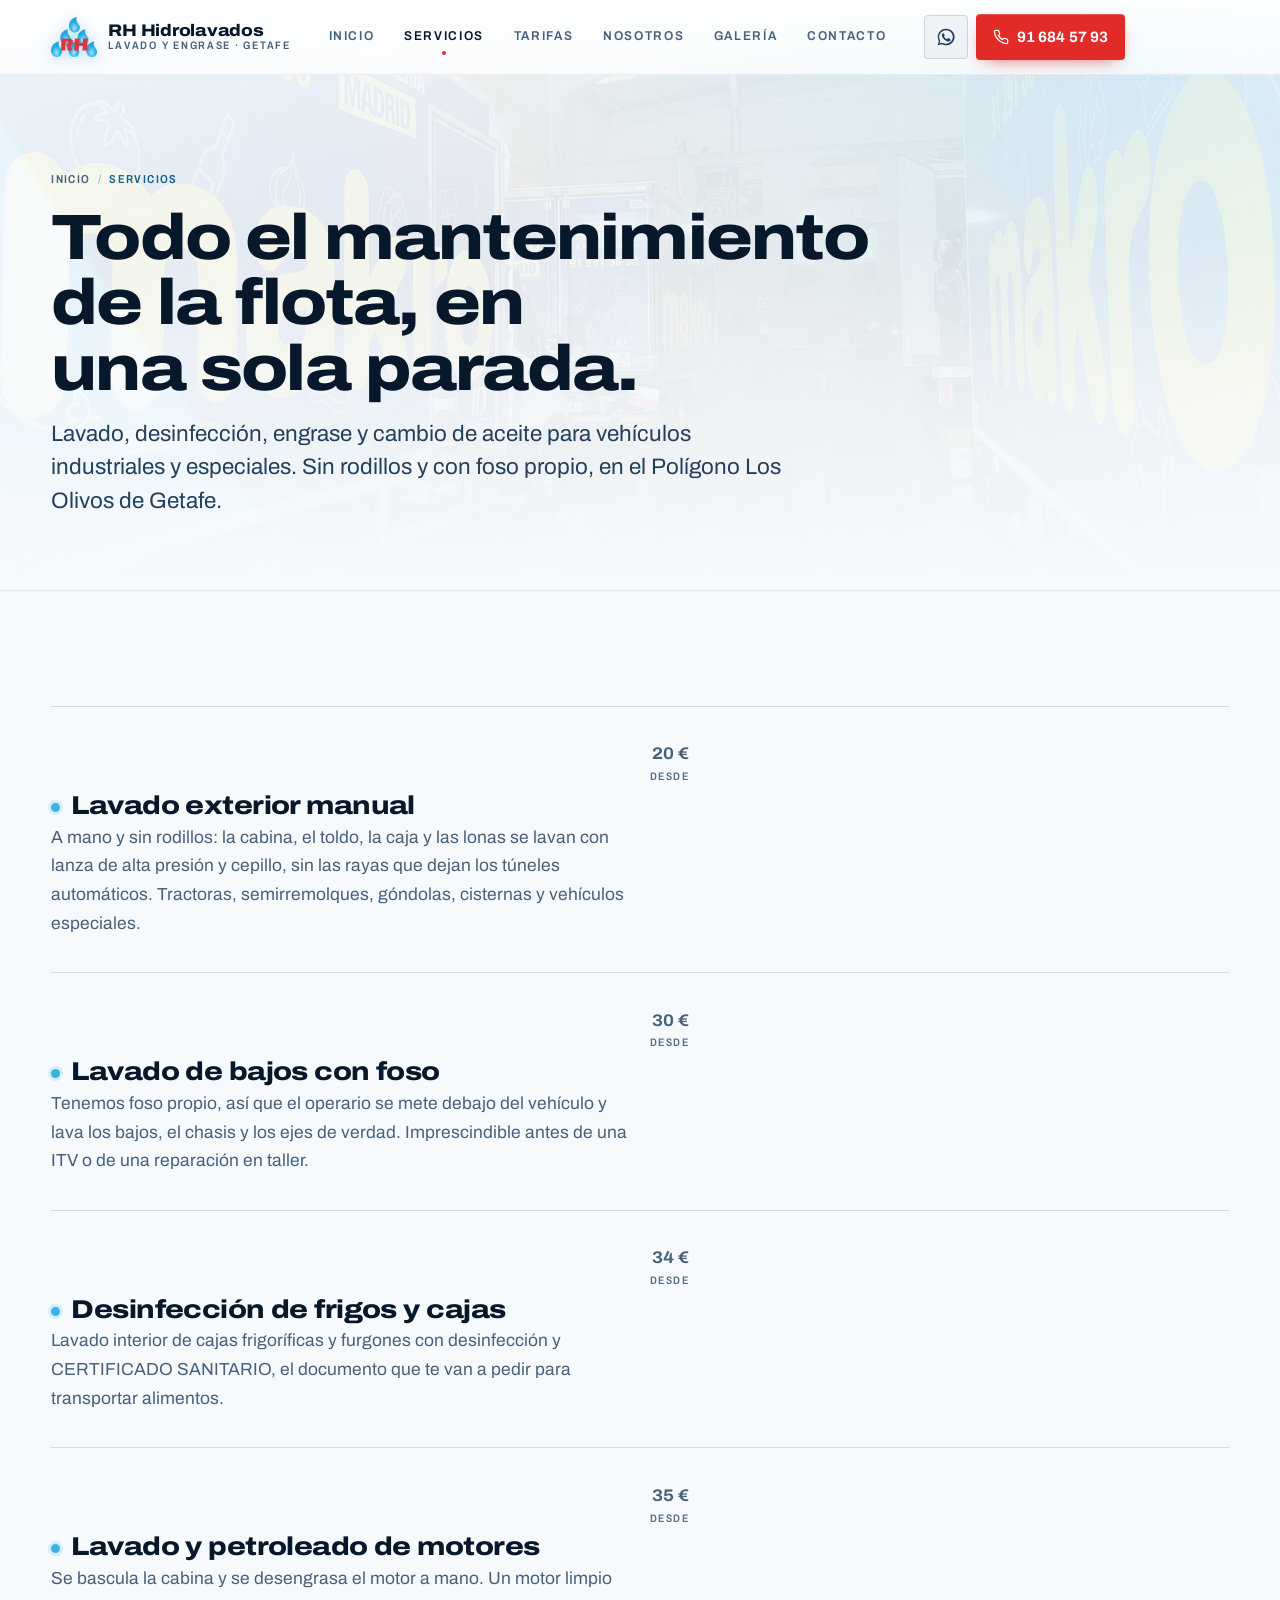
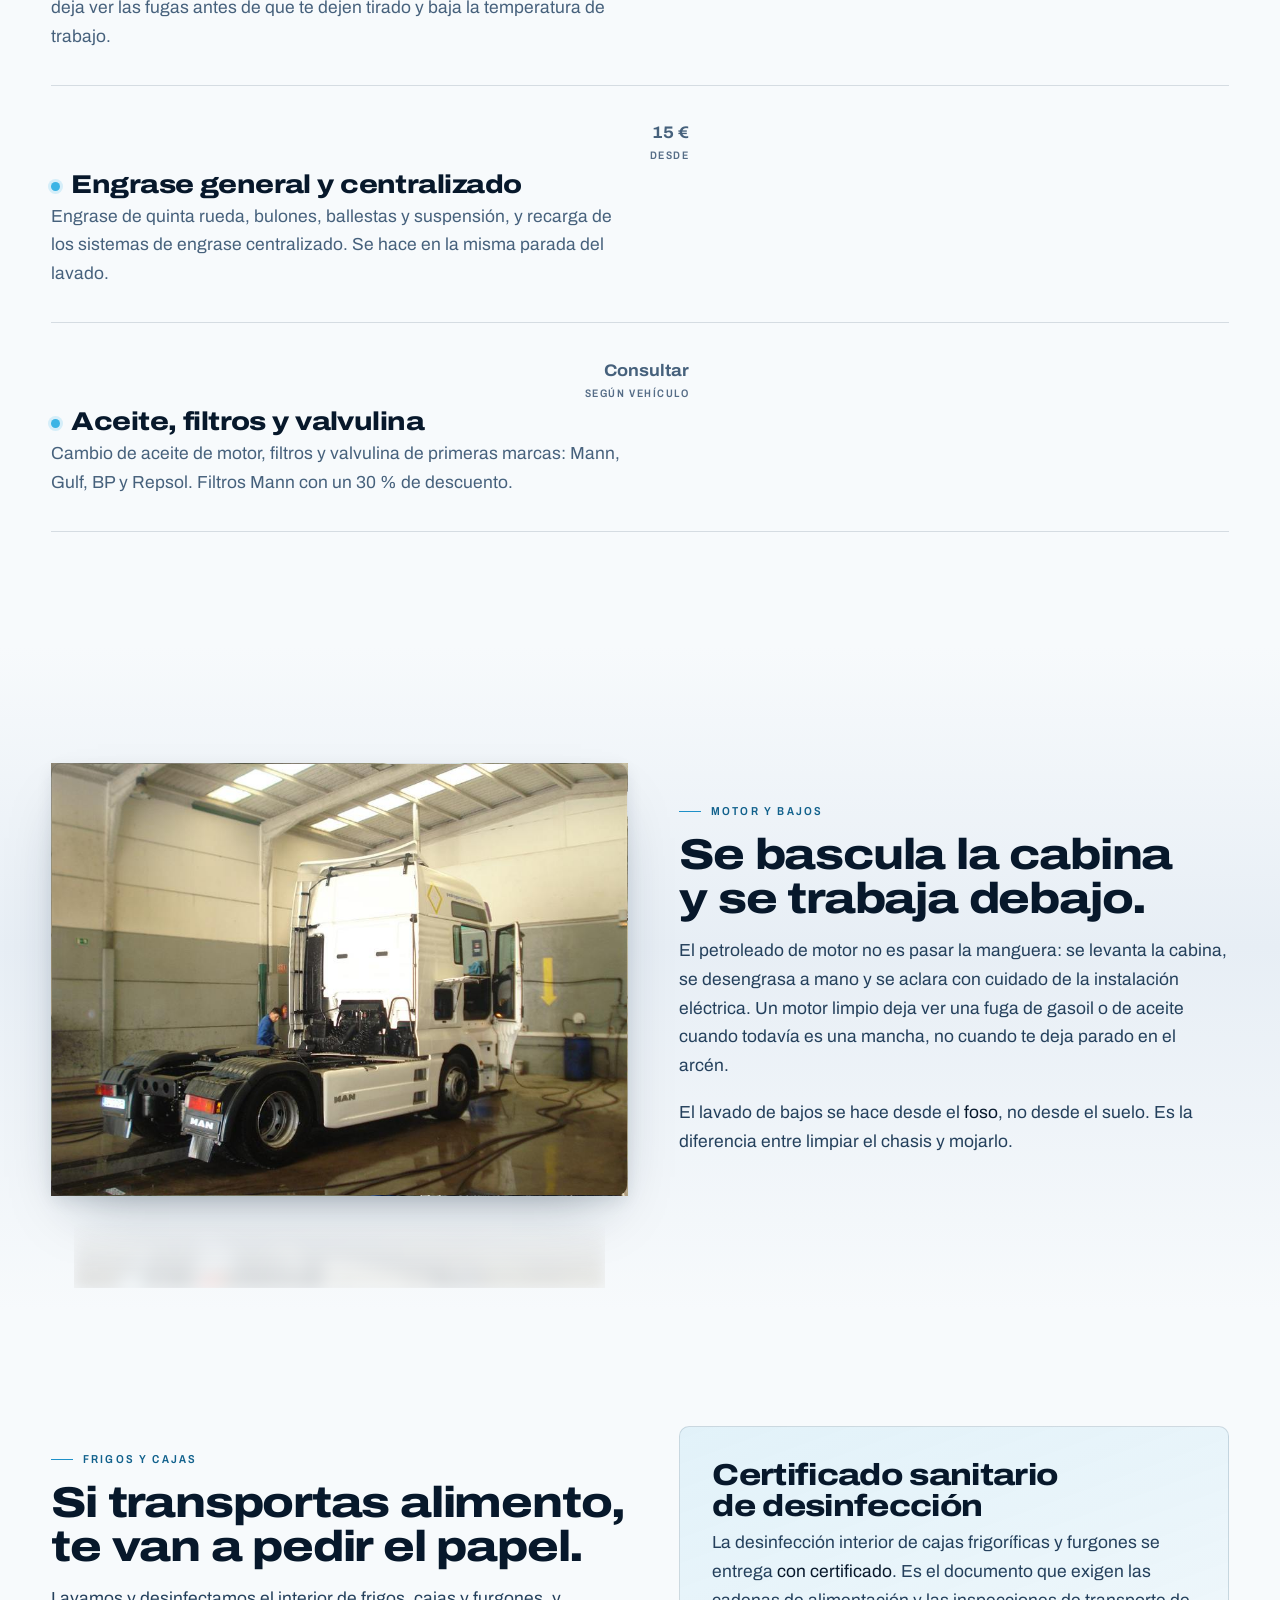
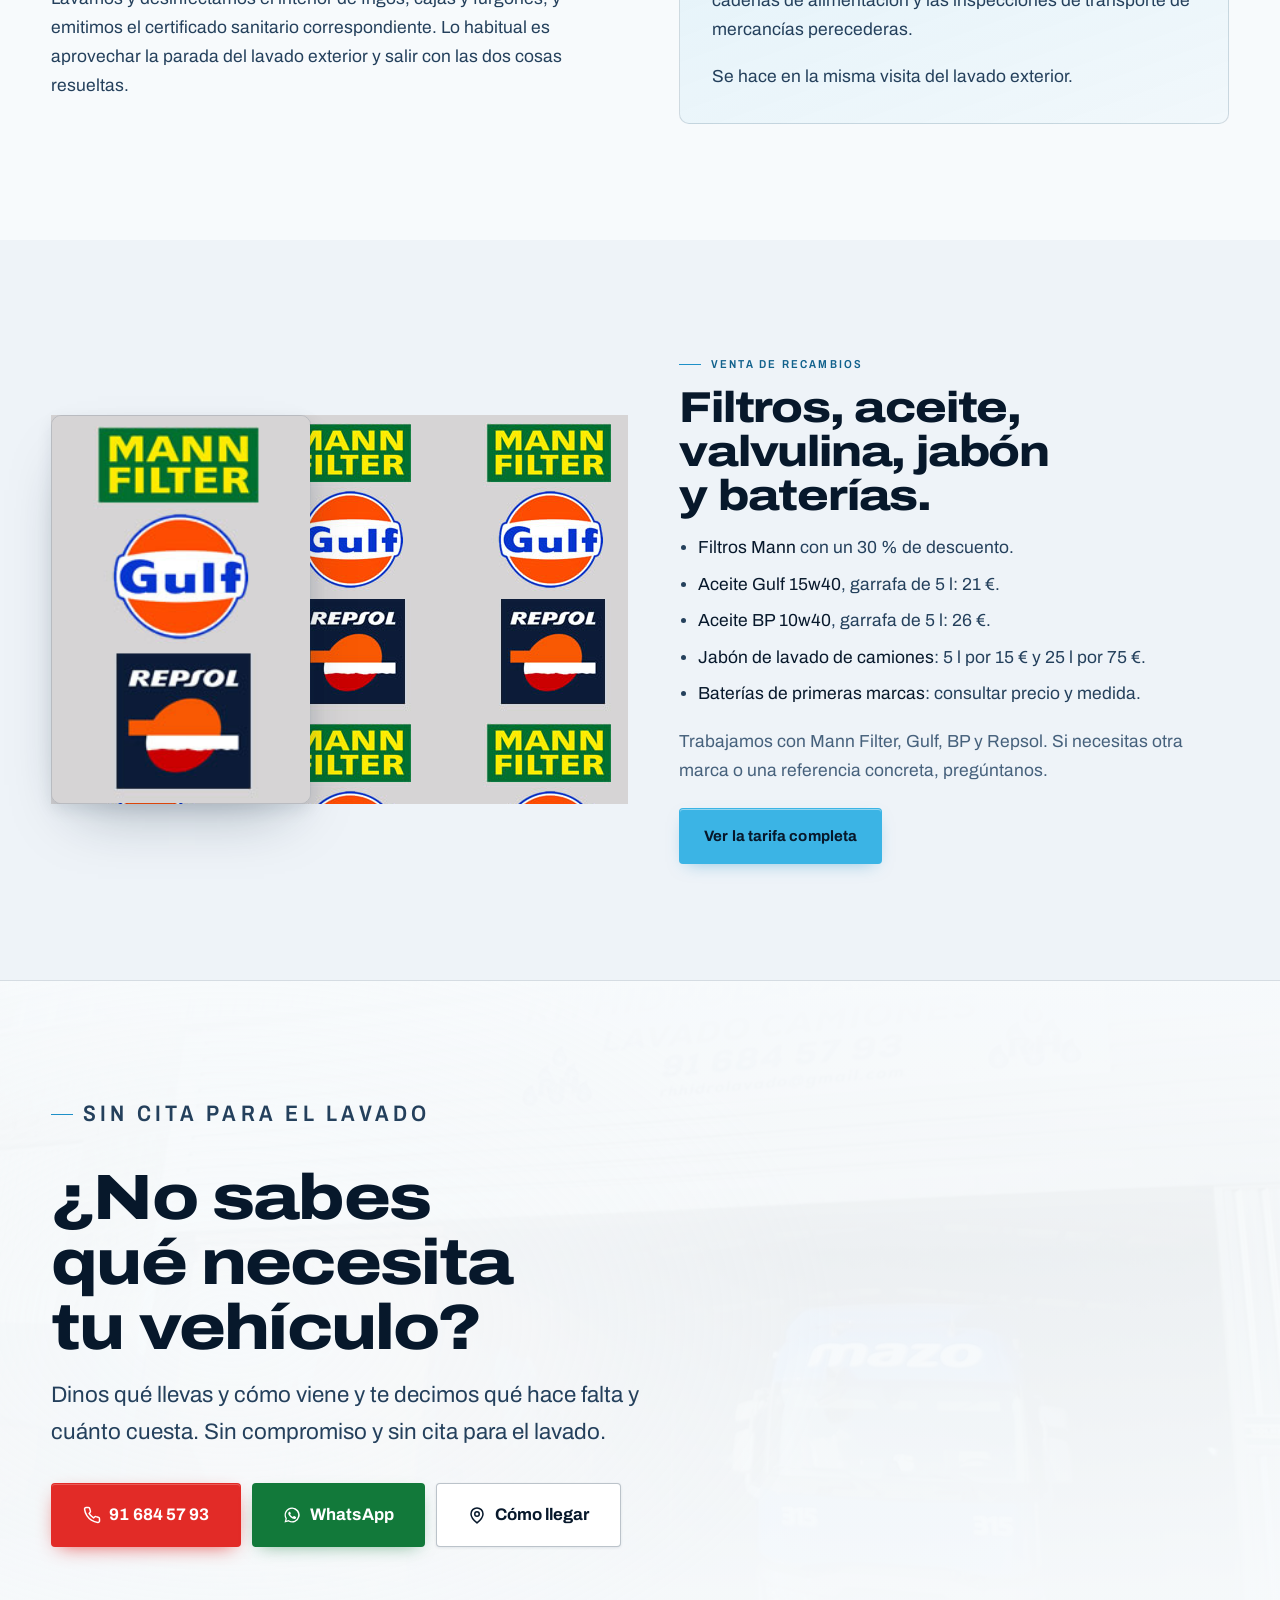
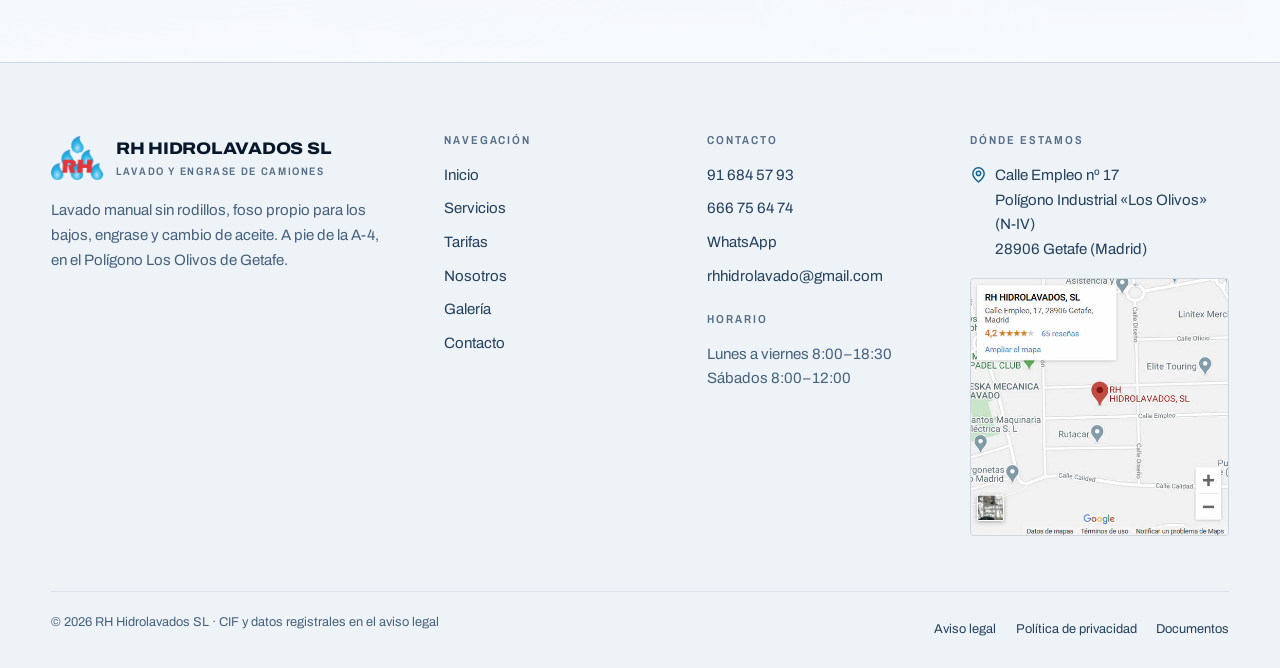
<file: servicios.html>
<!DOCTYPE html>
<html lang="es">
<head>
<!--
  ===========================================================================
  CONTRATO DE DIRECCIÓN — RH Hidrolavados SL
  THESIS: El rótulo real de la nave es azul marino sobre chapa blanca. Esa es
    la página: papel claro de extremo a extremo, con las propias fotos del
    cliente haciendo de bloques oscuros que anclan el blanco. Rechaza tanto el
    lavadero azul celeste con burbujas y tarjetas iguales que ship todo el
    sector, como el degradado gris de plantilla corporativa.
  OWN-WORLD: Papel y chapa (#ffffff–#a4bacd) como suelo continuo; tinta marina
    del rótulo (#07182b) para todo el texto; cian del logotipo (#3bb4e5) como
    AGUA —reglas, filos, barrido del menú, foco de los campos— nunca como
    fondo de párrafo; rojo RH (#e22b27) reservado para una sola cosa: la
    acción. Una única superficie oscura en todo el sitio, el panel de tarifas,
    que por eso se lee como una placa atornillada. Archivo variable: eje wdth
    122 en titulares (rótulo de chapa), wdth 84 en etiquetas técnicas. Reglas
    de agua y chapa grecada en lugar de bordes. Fotos con charco: cada imagen
    se refleja en el suelo.
  STORY: El jefe de tráfico entiende en un viewport que aquí se lava a mano y
    con foso, ve el precio sin pedirlo, y llama.
  FIRST VIEWPORT: Fotografía de día a sangre de la nave bajo un velo de papel;
    titular de rótulo abajo a la izquierda en tinta marina; botón rojo de
    teléfono junto al titular; franja de cifras reales bajo una regla de agua.
    En móvil, barra de pulgar fija con llamar / WhatsApp / ruta.
  FORM: "La nave de día: rótulo blanco y agua". Reencuadre en claro del mundo
    nocturno original, a petición del cliente: misma estructura, misma
    tipografía, mismas fotos; se invierte el suelo y con él el papel de cada
    color. Semilla e8a0f8e3 (tirada degradada: sin retadores de catálogo).
  ===========================================================================
-->
<meta charset="utf-8">
<meta name="viewport" content="width=device-width, initial-scale=1, viewport-fit=cover">
<title>Servicios — Lavado, engrase y desinfección de camiones | RH Hidrolavados</title>
<meta name="description" content="Lavado exterior manual, lavado de bajos con foso, desinfección de frigos con certificado sanitario, petroleado de motores, engrase centralizado y cambio de aceite y filtros de primeras marcas.">
<meta name="author" content="RH Hidrolavados SL">
<meta name="theme-color" content="#f7fafc">
<link rel="canonical" href="https://lavadoyengraserhhidrolavado.es/servicios.html">
<meta property="og:type" content="website">
<meta property="og:locale" content="es_ES">
<meta property="og:site_name" content="RH Hidrolavados SL">
<meta property="og:title" content="Servicios — Lavado, engrase y desinfección de camiones | RH Hidrolavados">
<meta property="og:description" content="Lavado exterior manual, lavado de bajos con foso, desinfección de frigos con certificado sanitario, petroleado de motores, engrase centralizado y cambio de aceite y filtros de primeras marcas.">
<meta property="og:image" content="https://lavadoyengraserhhidrolavado.es/assets/img/imgRH_9.jpg">
<meta name="twitter:card" content="summary_large_image">
<link rel="icon" href="assets/img/favicon.ico" sizes="any">
<link rel="apple-touch-icon" href="assets/img/logo_empresa.png">
<link rel="preconnect" href="https://fonts.googleapis.com">
<link rel="preconnect" href="https://fonts.gstatic.com" crossorigin>
<link rel="stylesheet" href="https://fonts.googleapis.com/css2?family=Archivo:wdth,wght@62..125,400..900&display=swap">
<link rel="stylesheet" href="assets/css/style.css">
<script>document.documentElement.className+=" js";</script>
</head>
<body>

<a class="skip-link" href="#principal">Saltar al contenido</a>

<header class="nav" id="cabecera">
  <div class="shell shell--wide nav__inner">
    <a class="brand" href="index.html" aria-label="RH Hidrolavados SL, inicio">
      <img class="brand__mark" src="assets/img/logo_empresa.png" alt="" width="474" height="410" fetchpriority="high">
      <span class="brand__txt">
        <span class="brand__name">RH Hidrolavados</span>
        <span class="brand__sub">Lavado y engrase · Getafe</span>
      </span>
    </a>

    <nav aria-label="Principal">
      <ul class="nav__menu">
        <span class="nav__glow" aria-hidden="true"></span>
        <li><a class="nav__link" href="index.html">Inicio</a></li>
        <li><a class="nav__link" href="servicios.html" aria-current="page">Servicios</a></li>
        <li><a class="nav__link" href="tarifas.html">Tarifas</a></li>
        <li><a class="nav__link" href="nosotros.html">Nosotros</a></li>
        <li><a class="nav__link" href="galeria.html">Galería</a></li>
        <li><a class="nav__link" href="contacto.html">Contacto</a></li>
      </ul>
    </nav>

    <div class="nav__cta">
      <a class="nav__icon" href="https://wa.me/34666756474" target="_blank" rel="noopener" aria-label="Escribir por WhatsApp al 666 75 64 74"><svg viewBox="0 0 24 24" fill="currentColor" aria-hidden="true"><path d="M12 2a10 10 0 0 0-8.6 15L2 22l5.2-1.4A10 10 0 1 0 12 2Zm0 18.2a8.2 8.2 0 0 1-4.2-1.2l-.3-.2-3.1.8.8-3-.2-.3A8.2 8.2 0 1 1 12 20.2Zm4.5-6.1c-.2-.1-1.5-.7-1.7-.8s-.4-.1-.5.1l-.8 1c-.1.2-.3.2-.5.1a6.7 6.7 0 0 1-3.3-2.9c-.1-.2 0-.4.1-.5l.4-.5c.1-.2.2-.3.2-.5s0-.3-.1-.4l-.7-1.7c-.2-.4-.4-.4-.5-.4h-.5a1 1 0 0 0-.7.3 3 3 0 0 0-.9 2.2 5.2 5.2 0 0 0 1.1 2.7 11.8 11.8 0 0 0 4.5 4c1.6.6 2.2.7 3 .6a2.5 2.5 0 0 0 1.7-1.2 2 2 0 0 0 .1-1.2c0-.1-.2-.2-.4-.3Z"/></svg></a>
      <a class="nav__tel" href="tel:+34916845793"><svg viewBox="0 0 24 24" fill="none" stroke="currentColor" stroke-width="2" stroke-linecap="round" stroke-linejoin="round" aria-hidden="true"><path d="M22 16.9v3a2 2 0 0 1-2.2 2 19.8 19.8 0 0 1-8.6-3.1 19.5 19.5 0 0 1-6-6A19.8 19.8 0 0 1 2.1 4.2 2 2 0 0 1 4.1 2h3a2 2 0 0 1 2 1.7c.1 1 .4 1.9.7 2.8a2 2 0 0 1-.5 2.1L8.1 9.9a16 16 0 0 0 6 6l1.3-1.3a2 2 0 0 1 2.1-.4c.9.3 1.8.6 2.8.7a2 2 0 0 1 1.7 2Z"/></svg><span>91 684 57 93</span></a>
    </div>

    <button class="burger" type="button" aria-expanded="false" aria-controls="menu-movil" aria-label="Abrir menú">
      <span class="burger__box" aria-hidden="true"><span></span><span></span><span></span></span>
    </button>
  </div>
  <span class="nav__progress" aria-hidden="true"></span>
</header>

<div class="drawer" id="menu-movil">
  <nav aria-label="Menú principal móvil">
    <ul class="drawer__list">
      <li><a class="drawer__link" href="index.html">Inicio</a></li>
      <li><a class="drawer__link" href="servicios.html" aria-current="page">Servicios</a></li>
      <li><a class="drawer__link" href="tarifas.html">Tarifas</a></li>
      <li><a class="drawer__link" href="nosotros.html">Nosotros</a></li>
      <li><a class="drawer__link" href="galeria.html">Galería</a></li>
      <li><a class="drawer__link" href="contacto.html">Contacto</a></li>
    </ul>
  </nav>
  <div class="drawer__foot">
    <a class="btn btn--rh btn--lg btn--block" href="tel:+34916845793"><svg viewBox="0 0 24 24" fill="none" stroke="currentColor" stroke-width="2" stroke-linecap="round" stroke-linejoin="round" aria-hidden="true"><path d="M22 16.9v3a2 2 0 0 1-2.2 2 19.8 19.8 0 0 1-8.6-3.1 19.5 19.5 0 0 1-6-6A19.8 19.8 0 0 1 2.1 4.2 2 2 0 0 1 4.1 2h3a2 2 0 0 1 2 1.7c.1 1 .4 1.9.7 2.8a2 2 0 0 1-.5 2.1L8.1 9.9a16 16 0 0 0 6 6l1.3-1.3a2 2 0 0 1 2.1-.4c.9.3 1.8.6 2.8.7a2 2 0 0 1 1.7 2Z"/></svg> Llamar al 91 684 57 93</a>
    <a class="btn btn--wa btn--lg btn--block" href="https://wa.me/34666756474" target="_blank" rel="noopener"><svg viewBox="0 0 24 24" fill="currentColor" aria-hidden="true"><path d="M12 2a10 10 0 0 0-8.6 15L2 22l5.2-1.4A10 10 0 1 0 12 2Zm0 18.2a8.2 8.2 0 0 1-4.2-1.2l-.3-.2-3.1.8.8-3-.2-.3A8.2 8.2 0 1 1 12 20.2Zm4.5-6.1c-.2-.1-1.5-.7-1.7-.8s-.4-.1-.5.1l-.8 1c-.1.2-.3.2-.5.1a6.7 6.7 0 0 1-3.3-2.9c-.1-.2 0-.4.1-.5l.4-.5c.1-.2.2-.3.2-.5s0-.3-.1-.4l-.7-1.7c-.2-.4-.4-.4-.5-.4h-.5a1 1 0 0 0-.7.3 3 3 0 0 0-.9 2.2 5.2 5.2 0 0 0 1.1 2.7 11.8 11.8 0 0 0 4.5 4c1.6.6 2.2.7 3 .6a2.5 2.5 0 0 0 1.7-1.2 2 2 0 0 0 .1-1.2c0-.1-.2-.2-.4-.3Z"/></svg> WhatsApp 666 75 64 74</a>
    <a class="btn btn--ghost btn--lg btn--block" href="https://www.google.es/maps/dir//RH+Hidrolavados,+Calle+Empleo,+17,+28906+Getafe,+Madrid/@40.3152936,-3.7203789,13z/data=!4m9!4m8!1m0!1m5!1m1!1s0xd4221409a3f853f:0x2fa6f8bcc1fb5c96!2m2!1d-3.6853595!2d40.3152334!3e0" target="_blank" rel="noopener"><svg viewBox="0 0 24 24" fill="none" stroke="currentColor" stroke-width="2" stroke-linecap="round" stroke-linejoin="round" aria-hidden="true"><path d="M20 10.5c0 5.5-8 12-8 12s-8-6.5-8-12a8 8 0 0 1 16 0Z"/><circle cx="12" cy="10.5" r="3"/></svg> Cómo llegar</a>
    <p class="drawer__meta">
      <a class="dirlink" href="https://www.google.com/maps/search/?api=1&query=RH%20Hidrolavados%20SL%2C%20Calle%20Empleo%2017%2C%2028906%20Getafe%2C%20Madrid" target="_blank" rel="noopener" aria-label="Ver la dirección de RH Hidrolavados en Google Maps"><svg viewBox="0 0 24 24" fill="none" stroke="currentColor" stroke-width="2" stroke-linecap="round" stroke-linejoin="round" aria-hidden="true"><path d="M20 10.5c0 5.5-8 12-8 12s-8-6.5-8-12a8 8 0 0 1 16 0Z"/><circle cx="12" cy="10.5" r="3"/></svg><span><strong>Calle Empleo nº 17</strong>Polígono Industrial «Los Olivos» (N-IV)<br>28906 Getafe (Madrid)</span></a>
      <a href="mailto:rhhidrolavado@gmail.com">rhhidrolavado@gmail.com</a><br>
      L–V 8:00–18:30 · S 8:00–12:00
    </p>
  </div>
</div>

<main id="principal">


<section class="pagehead">
  <div class="pagehead__media" aria-hidden="true"><img src="assets/img/imgRH_9.jpg" alt="" width="1600" height="1200" fetchpriority="high"></div>
  <div class="shell">
    <ol class="crumbs">
      <li><a href="index.html">Inicio</a></li>
      <li aria-current="page">Servicios</li>
    </ol>
    <h1>Todo el mantenimiento de la flota, en una sola parada.</h1>
    <p class="lead">Lavado, desinfección, engrase y cambio de aceite para vehículos industriales y especiales. Sin rodillos y con foso propio, en el Polígono Los Olivos de Getafe.</p>
  </div>
</section>

<section class="section">
  <div class="shell">
    <div class="board">
      <article class="board__row" data-reveal>
        <h3>Lavado exterior manual</h3>
        <p>A mano y sin rodillos: la cabina, el toldo, la caja y las lonas se lavan con lanza de alta presión y cepillo, sin las rayas que dejan los túneles automáticos. Tractoras, semirremolques, góndolas, cisternas y vehículos especiales.</p>
        <p class="board__price">20 €<small>desde</small></p>
      </article>
      <article class="board__row" data-reveal>
        <h3>Lavado de bajos con foso</h3>
        <p>Tenemos foso propio, así que el operario se mete debajo del vehículo y lava los bajos, el chasis y los ejes de verdad. Imprescindible antes de una ITV o de una reparación en taller.</p>
        <p class="board__price">30 €<small>desde</small></p>
      </article>
      <article class="board__row" data-reveal>
        <h3>Desinfección de frigos y cajas</h3>
        <p>Lavado interior de cajas frigoríficas y furgones con desinfección y CERTIFICADO SANITARIO, el documento que te van a pedir para transportar alimentos.</p>
        <p class="board__price">34 €<small>desde</small></p>
      </article>
      <article class="board__row" data-reveal>
        <h3>Lavado y petroleado de motores</h3>
        <p>Se bascula la cabina y se desengrasa el motor a mano. Un motor limpio deja ver las fugas antes de que te dejen tirado y baja la temperatura de trabajo.</p>
        <p class="board__price">35 €<small>desde</small></p>
      </article>
      <article class="board__row" data-reveal>
        <h3>Engrase general y centralizado</h3>
        <p>Engrase de quinta rueda, bulones, ballestas y suspensión, y recarga de los sistemas de engrase centralizado. Se hace en la misma parada del lavado.</p>
        <p class="board__price">15 €<small>desde</small></p>
      </article>
      <article class="board__row" data-reveal>
        <h3>Aceite, filtros y valvulina</h3>
        <p>Cambio de aceite de motor, filtros y valvulina de primeras marcas: Mann, Gulf, BP y Repsol. Filtros Mann con un 30 % de descuento.</p>
        <p class="board__price">Consultar<small>según vehículo</small></p>
      </article>
    </div>
  </div>
</section>

<section class="section section--wet">
  <div class="shell">
    <div class="slab">
      <div class="slab__media puddle" data-reveal>
        <img src="assets/img/thumb/RH_008.jpg" alt="Tractora MAN con la cabina basculada durante el lavado y petroleado del motor" width="900" height="675" loading="lazy" decoding="async">
      </div>
      <div class="slab__body" data-reveal data-reveal-delay="1">
        <p class="label">Motor y bajos</p>
        <h2>Se bascula la cabina y se trabaja debajo.</h2>
        <p>El petroleado de motor no es pasar la manguera: se levanta la cabina, se desengrasa a mano y se aclara con cuidado de la instalación eléctrica. Un motor limpio deja ver una fuga de gasoil o de aceite cuando todavía es una mancha, no cuando te deja parado en el arcén.</p>
        <p>El lavado de bajos se hace desde el <strong>foso</strong>, no desde el suelo. Es la diferencia entre limpiar el chasis y mojarlo.</p>
      </div>
    </div>
  </div>
</section>

<section class="section">
  <div class="shell">
    <div class="slab slab--flip">
      <div class="slab__media" data-reveal>
        <div class="note">
          <h3>Certificado sanitario de desinfección</h3>
          <p>La desinfección interior de cajas frigoríficas y furgones se entrega <strong>con certificado</strong>. Es el documento que exigen las cadenas de alimentación y las inspecciones de transporte de mercancías perecederas.</p>
          <p class="muted">Se hace en la misma visita del lavado exterior.</p>
        </div>
      </div>
      <div class="slab__body" data-reveal data-reveal-delay="1">
        <p class="label">Frigos y cajas</p>
        <h2>Si transportas alimento, te van a pedir el papel.</h2>
        <p>Lavamos y desinfectamos el interior de frigos, cajas y furgones, y emitimos el certificado sanitario correspondiente. Lo habitual es aprovechar la parada del lavado exterior y salir con las dos cosas resueltas.</p>
      </div>
    </div>
  </div>
</section>

<section class="section section--deep">
  <div class="shell">
    <div class="slab">
      <div class="slab__media puddle puddle--none" data-reveal>
        <img src="assets/img/recambios.jpg" alt="Marcas de recambios que distribuimos: Mann Filter, Gulf y Repsol" width="200" height="300" loading="lazy" decoding="async" class="imgrecambios">
      </div>
      <div class="slab__body" data-reveal data-reveal-delay="1">
        <p class="label">Venta de recambios</p>
        <h2>Filtros, aceite, valvulina, jabón y baterías.</h2>
        <ul>
          <li><strong>Filtros Mann</strong> con un 30 % de descuento.</li>
          <li><strong>Aceite Gulf 15w40</strong>, garrafa de 5 l: 21 €.</li>
          <li><strong>Aceite BP 10w40</strong>, garrafa de 5 l: 26 €.</li>
          <li><strong>Jabón de lavado de camiones</strong>: 5 l por 15 € y 25 l por 75 €.</li>
          <li><strong>Baterías de primeras marcas</strong>: consultar precio y medida.</li>
        </ul>
        <p class="muted">Trabajamos con Mann Filter, Gulf, BP y Repsol. Si necesitas otra marca o una referencia concreta, pregúntanos.</p>
        <div class="btn-row" style="margin-top:1.4rem">
          <a class="btn btn--agua" href="tarifas.html">Ver la tarifa completa</a>
        </div>
      </div>
    </div>
  </div>
</section>


<section class="closer">
  <div class="closer__media" aria-hidden="true"><img src="assets/img/imgRH_7.jpg" alt="" loading="lazy" decoding="async" width="1600" height="1200"></div>
  <div class="shell">
    <p class="label">Sin cita para el lavado</p>
    <h2 data-reveal>¿No sabes qué necesita tu vehículo?</h2>
    <p data-reveal data-reveal-delay="1">Dinos qué llevas y cómo viene y te decimos qué hace falta y cuánto cuesta. Sin compromiso y sin cita para el lavado.</p>
    <div class="btn-row" data-reveal data-reveal-delay="2">
      <a class="btn btn--rh btn--lg" href="tel:+34916845793"><svg viewBox="0 0 24 24" fill="none" stroke="currentColor" stroke-width="2" stroke-linecap="round" stroke-linejoin="round" aria-hidden="true"><path d="M22 16.9v3a2 2 0 0 1-2.2 2 19.8 19.8 0 0 1-8.6-3.1 19.5 19.5 0 0 1-6-6A19.8 19.8 0 0 1 2.1 4.2 2 2 0 0 1 4.1 2h3a2 2 0 0 1 2 1.7c.1 1 .4 1.9.7 2.8a2 2 0 0 1-.5 2.1L8.1 9.9a16 16 0 0 0 6 6l1.3-1.3a2 2 0 0 1 2.1-.4c.9.3 1.8.6 2.8.7a2 2 0 0 1 1.7 2Z"/></svg> 91 684 57 93</a>
      <a class="btn btn--wa btn--lg" href="https://wa.me/34666756474" target="_blank" rel="noopener"><svg viewBox="0 0 24 24" fill="currentColor" aria-hidden="true"><path d="M12 2a10 10 0 0 0-8.6 15L2 22l5.2-1.4A10 10 0 1 0 12 2Zm0 18.2a8.2 8.2 0 0 1-4.2-1.2l-.3-.2-3.1.8.8-3-.2-.3A8.2 8.2 0 1 1 12 20.2Zm4.5-6.1c-.2-.1-1.5-.7-1.7-.8s-.4-.1-.5.1l-.8 1c-.1.2-.3.2-.5.1a6.7 6.7 0 0 1-3.3-2.9c-.1-.2 0-.4.1-.5l.4-.5c.1-.2.2-.3.2-.5s0-.3-.1-.4l-.7-1.7c-.2-.4-.4-.4-.5-.4h-.5a1 1 0 0 0-.7.3 3 3 0 0 0-.9 2.2 5.2 5.2 0 0 0 1.1 2.7 11.8 11.8 0 0 0 4.5 4c1.6.6 2.2.7 3 .6a2.5 2.5 0 0 0 1.7-1.2 2 2 0 0 0 .1-1.2c0-.1-.2-.2-.4-.3Z"/></svg> WhatsApp</a>
      <a class="btn btn--ghost btn--lg" href="https://www.google.es/maps/dir//RH+Hidrolavados,+Calle+Empleo,+17,+28906+Getafe,+Madrid/@40.3152936,-3.7203789,13z/data=!4m9!4m8!1m0!1m5!1m1!1s0xd4221409a3f853f:0x2fa6f8bcc1fb5c96!2m2!1d-3.6853595!2d40.3152334!3e0" target="_blank" rel="noopener"><svg viewBox="0 0 24 24" fill="none" stroke="currentColor" stroke-width="2" stroke-linecap="round" stroke-linejoin="round" aria-hidden="true"><path d="M20 10.5c0 5.5-8 12-8 12s-8-6.5-8-12a8 8 0 0 1 16 0Z"/><circle cx="12" cy="10.5" r="3"/></svg> Cómo llegar</a>
    </div>
  </div>
</section>

</main>


<footer class="foot">
  <div class="shell">
    <div class="foot__grid">
      <div>
        <div class="foot__brand">
          <img src="assets/img/logo_empresa.png" alt="" width="474" height="410" loading="lazy">
          <span><b>RH Hidrolavados SL</b><span>Lavado y engrase de camiones</span></span>
        </div>
        <p>Lavado manual sin rodillos, foso propio para los bajos, engrase y cambio de aceite. A pie de la A-4, en el Polígono Los Olivos de Getafe.</p>
      </div>

      <div>
        <h2>Navegación</h2>
        <ul>
          <li><a href="index.html">Inicio</a></li>
          <li><a href="servicios.html">Servicios</a></li>
          <li><a href="tarifas.html">Tarifas</a></li>
          <li><a href="nosotros.html">Nosotros</a></li>
          <li><a href="galeria.html">Galería</a></li>
          <li><a href="contacto.html">Contacto</a></li>
        </ul>
      </div>

      <div>
        <h2>Contacto</h2>
        <ul>
          <li><a href="tel:+34916845793">91 684 57 93</a></li>
          <li><a href="tel:+34666756474">666 75 64 74</a></li>
          <li><a href="https://wa.me/34666756474" target="_blank" rel="noopener">WhatsApp</a></li>
          <li><a href="mailto:rhhidrolavado@gmail.com">rhhidrolavado@gmail.com</a></li>
        </ul>
        <h2 style="margin-top:1.6rem">Horario</h2>
        <p>Lunes a viernes 8:00–18:30<br>Sábados 8:00–12:00</p>
      </div>

      <div>
        <h2>Dónde estamos</h2>
        <p><a class="dirlink" href="https://www.google.com/maps/search/?api=1&query=RH%20Hidrolavados%20SL%2C%20Calle%20Empleo%2017%2C%2028906%20Getafe%2C%20Madrid" target="_blank" rel="noopener" aria-label="Ver la dirección de RH Hidrolavados en Google Maps"><svg viewBox="0 0 24 24" fill="none" stroke="currentColor" stroke-width="2" stroke-linecap="round" stroke-linejoin="round" aria-hidden="true"><path d="M20 10.5c0 5.5-8 12-8 12s-8-6.5-8-12a8 8 0 0 1 16 0Z"/><circle cx="12" cy="10.5" r="3"/></svg><span>Calle Empleo nº 17<br>Polígono Industrial «Los Olivos» (N-IV)<br>28906 Getafe (Madrid)</span></a></p>
        <a class="foot__map" href="https://www.google.es/maps/dir//RH+Hidrolavados,+Calle+Empleo,+17,+28906+Getafe,+Madrid/@40.3152936,-3.7203789,13z/data=!4m9!4m8!1m0!1m5!1m1!1s0xd4221409a3f853f:0x2fa6f8bcc1fb5c96!2m2!1d-3.6853595!2d40.3152334!3e0" target="_blank" rel="noopener" aria-label="Abrir la ruta hasta RH Hidrolavados en Google Maps">
          <img src="assets/img/situacion_empresa.jpg" alt="Plano de situación de RH Hidrolavados en el Polígono Los Olivos de Getafe" width="500" height="500" loading="lazy">
        </a>
      </div>
    </div>

    <div class="foot__bar">
      <p>© <span data-year>2026</span> RH Hidrolavados SL · CIF y datos registrales en el aviso legal</p>
      <nav aria-label="Legal">
        <a href="assets/docs/AvisoLegal.pdf" target="_blank" rel="noopener">Aviso legal</a>
        <a href="assets/docs/PoliticaDePrivacidad.pdf" target="_blank" rel="noopener">Política de privacidad</a>
        <a href="galeria.html#documentos">Documentos</a>
      </nav>
    </div>
  </div>
</footer>

<nav class="thumbbar" aria-label="Acciones rápidas">
  <a href="tel:+34916845793"><svg viewBox="0 0 24 24" fill="none" stroke="currentColor" stroke-width="2" stroke-linecap="round" stroke-linejoin="round" aria-hidden="true"><path d="M22 16.9v3a2 2 0 0 1-2.2 2 19.8 19.8 0 0 1-8.6-3.1 19.5 19.5 0 0 1-6-6A19.8 19.8 0 0 1 2.1 4.2 2 2 0 0 1 4.1 2h3a2 2 0 0 1 2 1.7c.1 1 .4 1.9.7 2.8a2 2 0 0 1-.5 2.1L8.1 9.9a16 16 0 0 0 6 6l1.3-1.3a2 2 0 0 1 2.1-.4c.9.3 1.8.6 2.8.7a2 2 0 0 1 1.7 2Z"/></svg><span>Llamar</span></a>
  <a href="https://wa.me/34666756474" target="_blank" rel="noopener"><svg viewBox="0 0 24 24" fill="currentColor" aria-hidden="true"><path d="M12 2a10 10 0 0 0-8.6 15L2 22l5.2-1.4A10 10 0 1 0 12 2Zm0 18.2a8.2 8.2 0 0 1-4.2-1.2l-.3-.2-3.1.8.8-3-.2-.3A8.2 8.2 0 1 1 12 20.2Zm4.5-6.1c-.2-.1-1.5-.7-1.7-.8s-.4-.1-.5.1l-.8 1c-.1.2-.3.2-.5.1a6.7 6.7 0 0 1-3.3-2.9c-.1-.2 0-.4.1-.5l.4-.5c.1-.2.2-.3.2-.5s0-.3-.1-.4l-.7-1.7c-.2-.4-.4-.4-.5-.4h-.5a1 1 0 0 0-.7.3 3 3 0 0 0-.9 2.2 5.2 5.2 0 0 0 1.1 2.7 11.8 11.8 0 0 0 4.5 4c1.6.6 2.2.7 3 .6a2.5 2.5 0 0 0 1.7-1.2 2 2 0 0 0 .1-1.2c0-.1-.2-.2-.4-.3Z"/></svg><span>WhatsApp</span></a>
  <a href="https://www.google.es/maps/dir//RH+Hidrolavados,+Calle+Empleo,+17,+28906+Getafe,+Madrid/@40.3152936,-3.7203789,13z/data=!4m9!4m8!1m0!1m5!1m1!1s0xd4221409a3f853f:0x2fa6f8bcc1fb5c96!2m2!1d-3.6853595!2d40.3152334!3e0" target="_blank" rel="noopener"><svg viewBox="0 0 24 24" fill="none" stroke="currentColor" stroke-width="2" stroke-linecap="round" stroke-linejoin="round" aria-hidden="true"><path d="M20 10.5c0 5.5-8 12-8 12s-8-6.5-8-12a8 8 0 0 1 16 0Z"/><circle cx="12" cy="10.5" r="3"/></svg><span>Ruta</span></a>
</nav>


<script type="application/ld+json">
{
  "@context": "https://schema.org",
  "@type": "AutoWash",
  "name": "RH Hidrolavados SL",
  "alternateName": "RH Hidrolavados",
  "description": "Lavado manual sin rodillos, lavado de bajos con foso, desinfección de frigos con certificado sanitario, engrase y cambio de aceite y filtros para vehículos industriales y especiales.",
  "url": "https://lavadoyengraserhhidrolavado.es/",
  "image": "https://lavadoyengraserhhidrolavado.es/assets/img/imgRH_5.jpg",
  "logo": "https://lavadoyengraserhhidrolavado.es/assets/img/logo_empresa.png",
  "telephone": ["+34916845793", "+34666756474"],
  "email": "rhhidrolavado@gmail.com",
  "priceRange": "€€",
  "currenciesAccepted": "EUR",
  "address": {
    "@type": "PostalAddress",
    "streetAddress": "Calle Empleo 17, Polígono Industrial Los Olivos",
    "addressLocality": "Getafe",
    "addressRegion": "Madrid",
    "postalCode": "28906",
    "addressCountry": "ES"
  },
  "geo": { "@type": "GeoCoordinates", "latitude": 40.3152334, "longitude": -3.6853595 },
  "openingHoursSpecification": [
    { "@type": "OpeningHoursSpecification", "dayOfWeek": ["Monday","Tuesday","Wednesday","Thursday","Friday"], "opens": "08:00", "closes": "18:30" },
    { "@type": "OpeningHoursSpecification", "dayOfWeek": "Saturday", "opens": "08:00", "closes": "12:00" }
  ],
  "areaServed": ["Getafe", "Madrid", "Comunidad de Madrid", "Zona Centro"]
}
</script>
<script src="assets/js/main.js" defer></script>
</body>
</html>
</file>
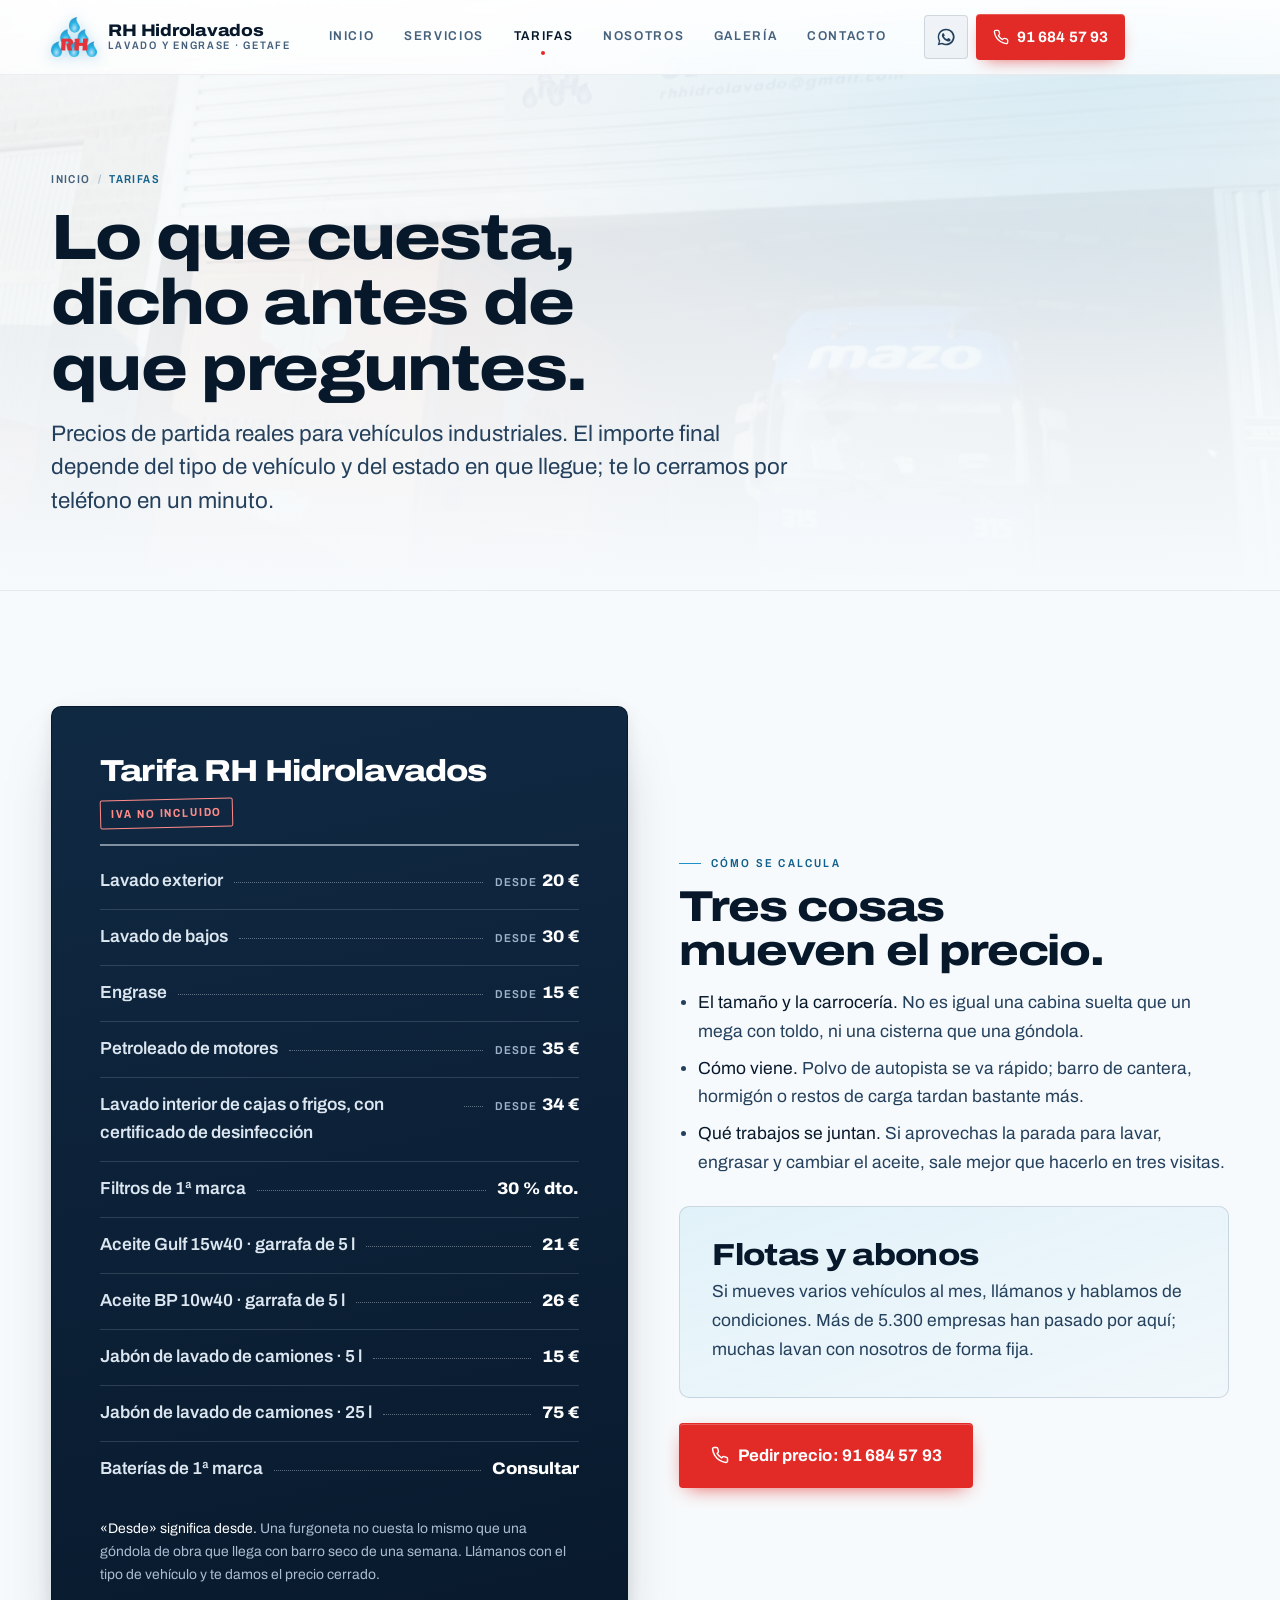
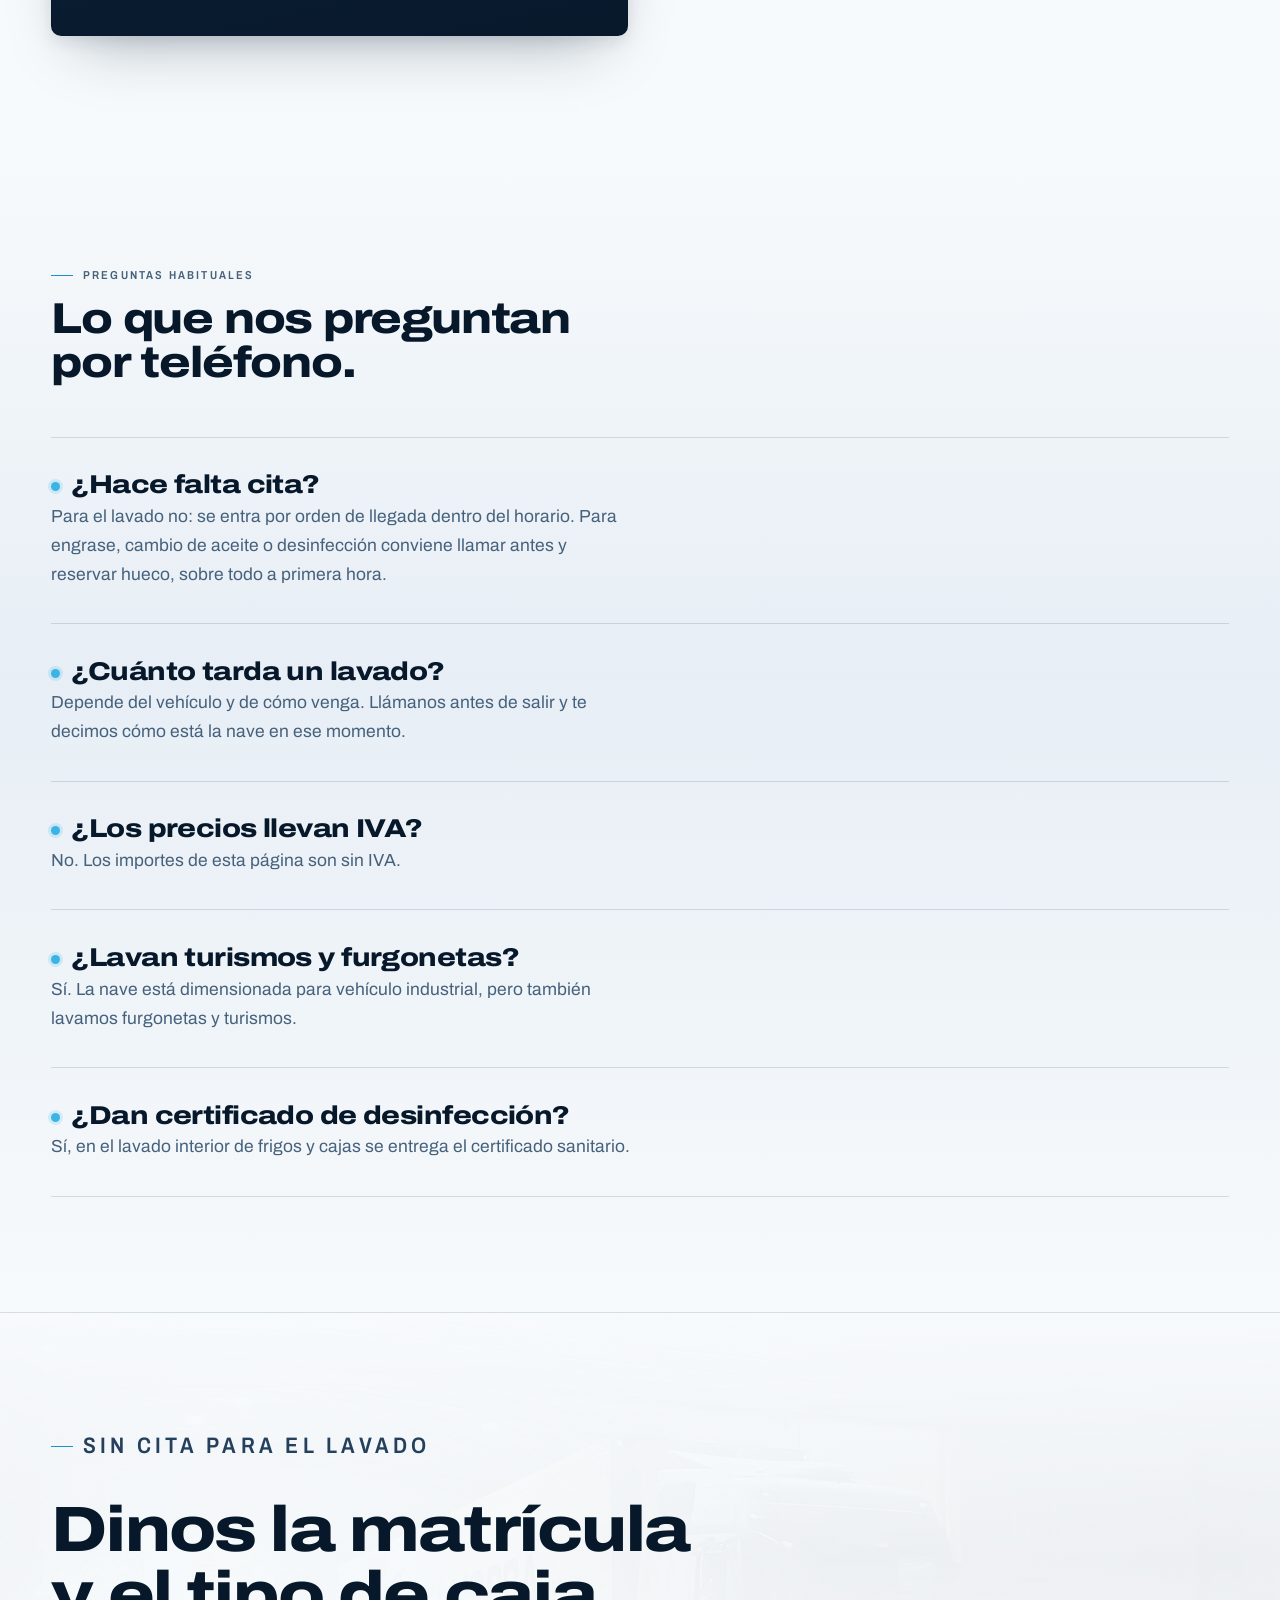
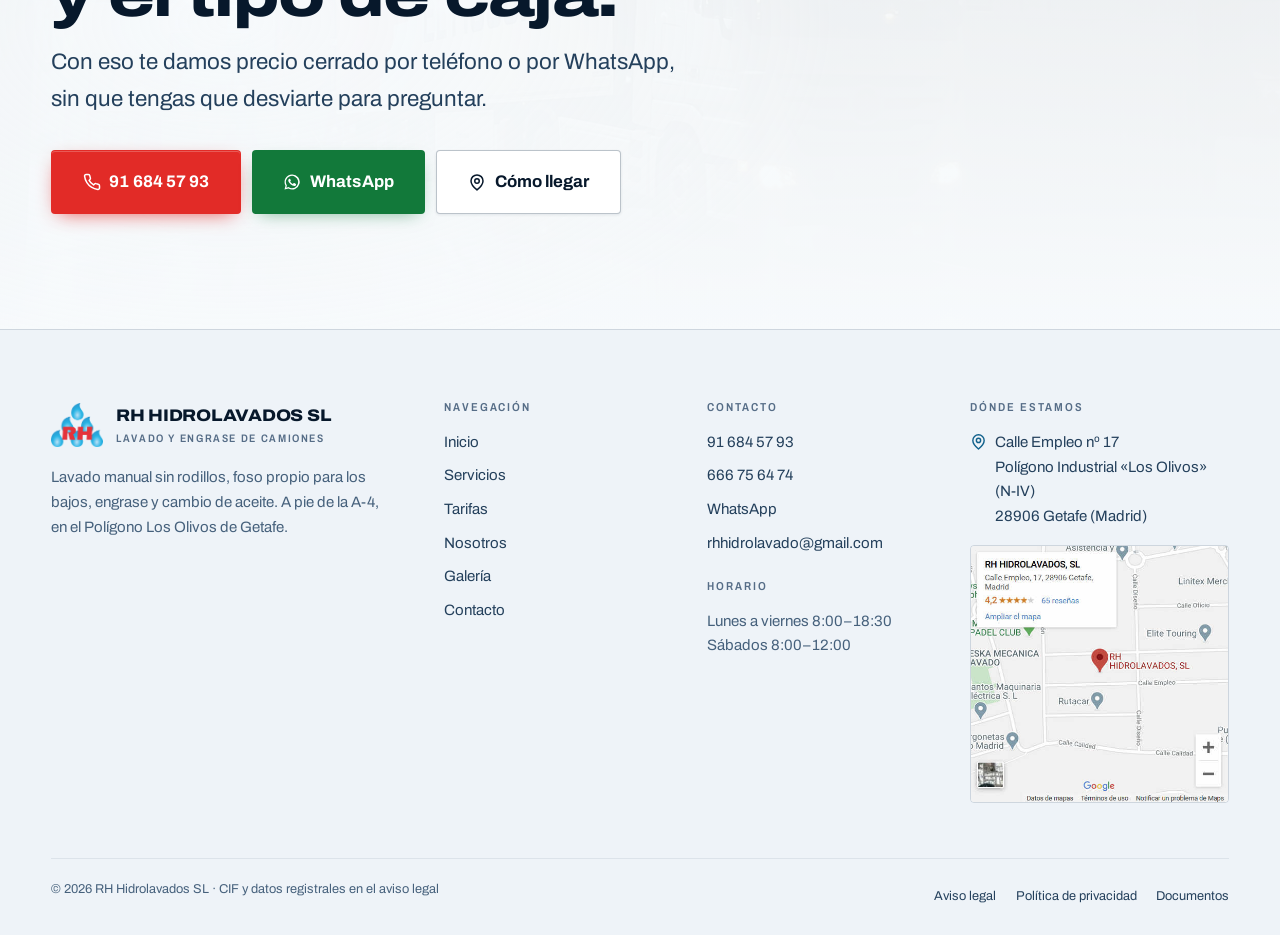
<file: tarifas.html>
<!DOCTYPE html>
<html lang="es">
<head>
<!--
  ===========================================================================
  CONTRATO DE DIRECCIÓN — RH Hidrolavados SL
  THESIS: El rótulo real de la nave es azul marino sobre chapa blanca. Esa es
    la página: papel claro de extremo a extremo, con las propias fotos del
    cliente haciendo de bloques oscuros que anclan el blanco. Rechaza tanto el
    lavadero azul celeste con burbujas y tarjetas iguales que ship todo el
    sector, como el degradado gris de plantilla corporativa.
  OWN-WORLD: Papel y chapa (#ffffff–#a4bacd) como suelo continuo; tinta marina
    del rótulo (#07182b) para todo el texto; cian del logotipo (#3bb4e5) como
    AGUA —reglas, filos, barrido del menú, foco de los campos— nunca como
    fondo de párrafo; rojo RH (#e22b27) reservado para una sola cosa: la
    acción. Una única superficie oscura en todo el sitio, el panel de tarifas,
    que por eso se lee como una placa atornillada. Archivo variable: eje wdth
    122 en titulares (rótulo de chapa), wdth 84 en etiquetas técnicas. Reglas
    de agua y chapa grecada en lugar de bordes. Fotos con charco: cada imagen
    se refleja en el suelo.
  STORY: El jefe de tráfico entiende en un viewport que aquí se lava a mano y
    con foso, ve el precio sin pedirlo, y llama.
  FIRST VIEWPORT: Fotografía de día a sangre de la nave bajo un velo de papel;
    titular de rótulo abajo a la izquierda en tinta marina; botón rojo de
    teléfono junto al titular; franja de cifras reales bajo una regla de agua.
    En móvil, barra de pulgar fija con llamar / WhatsApp / ruta.
  FORM: "La nave de día: rótulo blanco y agua". Reencuadre en claro del mundo
    nocturno original, a petición del cliente: misma estructura, misma
    tipografía, mismas fotos; se invierte el suelo y con él el papel de cada
    color. Semilla e8a0f8e3 (tirada degradada: sin retadores de catálogo).
  ===========================================================================
-->
<meta charset="utf-8">
<meta name="viewport" content="width=device-width, initial-scale=1, viewport-fit=cover">
<title>Tarifas — Precios de lavado, engrase y recambios | RH Hidrolavados Getafe</title>
<meta name="description" content="Lavado exterior desde 20 €, bajos desde 30 €, engrase desde 15 €, petroleado de motores desde 35 €, desinfección de frigos con certificado desde 34 €. Filtros Mann 30 % dto.">
<meta name="author" content="RH Hidrolavados SL">
<meta name="theme-color" content="#f7fafc">
<link rel="canonical" href="https://lavadoyengraserhhidrolavado.es/tarifas.html">
<meta property="og:type" content="website">
<meta property="og:locale" content="es_ES">
<meta property="og:site_name" content="RH Hidrolavados SL">
<meta property="og:title" content="Tarifas — Precios de lavado, engrase y recambios | RH Hidrolavados Getafe">
<meta property="og:description" content="Lavado exterior desde 20 €, bajos desde 30 €, engrase desde 15 €, petroleado de motores desde 35 €, desinfección de frigos con certificado desde 34 €. Filtros Mann 30 % dto.">
<meta property="og:image" content="https://lavadoyengraserhhidrolavado.es/assets/img/imgRH_7.jpg">
<meta name="twitter:card" content="summary_large_image">
<link rel="icon" href="assets/img/favicon.ico" sizes="any">
<link rel="apple-touch-icon" href="assets/img/logo_empresa.png">
<link rel="preconnect" href="https://fonts.googleapis.com">
<link rel="preconnect" href="https://fonts.gstatic.com" crossorigin>
<link rel="stylesheet" href="https://fonts.googleapis.com/css2?family=Archivo:wdth,wght@62..125,400..900&display=swap">
<link rel="stylesheet" href="assets/css/style.css">
<script>document.documentElement.className+=" js";</script>
</head>
<body>

<a class="skip-link" href="#principal">Saltar al contenido</a>

<header class="nav" id="cabecera">
  <div class="shell shell--wide nav__inner">
    <a class="brand" href="index.html" aria-label="RH Hidrolavados SL, inicio">
      <img class="brand__mark" src="assets/img/logo_empresa.png" alt="" width="474" height="410" fetchpriority="high">
      <span class="brand__txt">
        <span class="brand__name">RH Hidrolavados</span>
        <span class="brand__sub">Lavado y engrase · Getafe</span>
      </span>
    </a>

    <nav aria-label="Principal">
      <ul class="nav__menu">
        <span class="nav__glow" aria-hidden="true"></span>
        <li><a class="nav__link" href="index.html">Inicio</a></li>
        <li><a class="nav__link" href="servicios.html">Servicios</a></li>
        <li><a class="nav__link" href="tarifas.html" aria-current="page">Tarifas</a></li>
        <li><a class="nav__link" href="nosotros.html">Nosotros</a></li>
        <li><a class="nav__link" href="galeria.html">Galería</a></li>
        <li><a class="nav__link" href="contacto.html">Contacto</a></li>
      </ul>
    </nav>

    <div class="nav__cta">
      <a class="nav__icon" href="https://wa.me/34666756474" target="_blank" rel="noopener" aria-label="Escribir por WhatsApp al 666 75 64 74"><svg viewBox="0 0 24 24" fill="currentColor" aria-hidden="true"><path d="M12 2a10 10 0 0 0-8.6 15L2 22l5.2-1.4A10 10 0 1 0 12 2Zm0 18.2a8.2 8.2 0 0 1-4.2-1.2l-.3-.2-3.1.8.8-3-.2-.3A8.2 8.2 0 1 1 12 20.2Zm4.5-6.1c-.2-.1-1.5-.7-1.7-.8s-.4-.1-.5.1l-.8 1c-.1.2-.3.2-.5.1a6.7 6.7 0 0 1-3.3-2.9c-.1-.2 0-.4.1-.5l.4-.5c.1-.2.2-.3.2-.5s0-.3-.1-.4l-.7-1.7c-.2-.4-.4-.4-.5-.4h-.5a1 1 0 0 0-.7.3 3 3 0 0 0-.9 2.2 5.2 5.2 0 0 0 1.1 2.7 11.8 11.8 0 0 0 4.5 4c1.6.6 2.2.7 3 .6a2.5 2.5 0 0 0 1.7-1.2 2 2 0 0 0 .1-1.2c0-.1-.2-.2-.4-.3Z"/></svg></a>
      <a class="nav__tel" href="tel:+34916845793"><svg viewBox="0 0 24 24" fill="none" stroke="currentColor" stroke-width="2" stroke-linecap="round" stroke-linejoin="round" aria-hidden="true"><path d="M22 16.9v3a2 2 0 0 1-2.2 2 19.8 19.8 0 0 1-8.6-3.1 19.5 19.5 0 0 1-6-6A19.8 19.8 0 0 1 2.1 4.2 2 2 0 0 1 4.1 2h3a2 2 0 0 1 2 1.7c.1 1 .4 1.9.7 2.8a2 2 0 0 1-.5 2.1L8.1 9.9a16 16 0 0 0 6 6l1.3-1.3a2 2 0 0 1 2.1-.4c.9.3 1.8.6 2.8.7a2 2 0 0 1 1.7 2Z"/></svg><span>91 684 57 93</span></a>
    </div>

    <button class="burger" type="button" aria-expanded="false" aria-controls="menu-movil" aria-label="Abrir menú">
      <span class="burger__box" aria-hidden="true"><span></span><span></span><span></span></span>
    </button>
  </div>
  <span class="nav__progress" aria-hidden="true"></span>
</header>

<div class="drawer" id="menu-movil">
  <nav aria-label="Menú principal móvil">
    <ul class="drawer__list">
      <li><a class="drawer__link" href="index.html">Inicio</a></li>
      <li><a class="drawer__link" href="servicios.html">Servicios</a></li>
      <li><a class="drawer__link" href="tarifas.html" aria-current="page">Tarifas</a></li>
      <li><a class="drawer__link" href="nosotros.html">Nosotros</a></li>
      <li><a class="drawer__link" href="galeria.html">Galería</a></li>
      <li><a class="drawer__link" href="contacto.html">Contacto</a></li>
    </ul>
  </nav>
  <div class="drawer__foot">
    <a class="btn btn--rh btn--lg btn--block" href="tel:+34916845793"><svg viewBox="0 0 24 24" fill="none" stroke="currentColor" stroke-width="2" stroke-linecap="round" stroke-linejoin="round" aria-hidden="true"><path d="M22 16.9v3a2 2 0 0 1-2.2 2 19.8 19.8 0 0 1-8.6-3.1 19.5 19.5 0 0 1-6-6A19.8 19.8 0 0 1 2.1 4.2 2 2 0 0 1 4.1 2h3a2 2 0 0 1 2 1.7c.1 1 .4 1.9.7 2.8a2 2 0 0 1-.5 2.1L8.1 9.9a16 16 0 0 0 6 6l1.3-1.3a2 2 0 0 1 2.1-.4c.9.3 1.8.6 2.8.7a2 2 0 0 1 1.7 2Z"/></svg> Llamar al 91 684 57 93</a>
    <a class="btn btn--wa btn--lg btn--block" href="https://wa.me/34666756474" target="_blank" rel="noopener"><svg viewBox="0 0 24 24" fill="currentColor" aria-hidden="true"><path d="M12 2a10 10 0 0 0-8.6 15L2 22l5.2-1.4A10 10 0 1 0 12 2Zm0 18.2a8.2 8.2 0 0 1-4.2-1.2l-.3-.2-3.1.8.8-3-.2-.3A8.2 8.2 0 1 1 12 20.2Zm4.5-6.1c-.2-.1-1.5-.7-1.7-.8s-.4-.1-.5.1l-.8 1c-.1.2-.3.2-.5.1a6.7 6.7 0 0 1-3.3-2.9c-.1-.2 0-.4.1-.5l.4-.5c.1-.2.2-.3.2-.5s0-.3-.1-.4l-.7-1.7c-.2-.4-.4-.4-.5-.4h-.5a1 1 0 0 0-.7.3 3 3 0 0 0-.9 2.2 5.2 5.2 0 0 0 1.1 2.7 11.8 11.8 0 0 0 4.5 4c1.6.6 2.2.7 3 .6a2.5 2.5 0 0 0 1.7-1.2 2 2 0 0 0 .1-1.2c0-.1-.2-.2-.4-.3Z"/></svg> WhatsApp 666 75 64 74</a>
    <a class="btn btn--ghost btn--lg btn--block" href="https://www.google.es/maps/dir//RH+Hidrolavados,+Calle+Empleo,+17,+28906+Getafe,+Madrid/@40.3152936,-3.7203789,13z/data=!4m9!4m8!1m0!1m5!1m1!1s0xd4221409a3f853f:0x2fa6f8bcc1fb5c96!2m2!1d-3.6853595!2d40.3152334!3e0" target="_blank" rel="noopener"><svg viewBox="0 0 24 24" fill="none" stroke="currentColor" stroke-width="2" stroke-linecap="round" stroke-linejoin="round" aria-hidden="true"><path d="M20 10.5c0 5.5-8 12-8 12s-8-6.5-8-12a8 8 0 0 1 16 0Z"/><circle cx="12" cy="10.5" r="3"/></svg> Cómo llegar</a>
    <p class="drawer__meta">
      <a class="dirlink" href="https://www.google.com/maps/search/?api=1&query=RH%20Hidrolavados%20SL%2C%20Calle%20Empleo%2017%2C%2028906%20Getafe%2C%20Madrid" target="_blank" rel="noopener" aria-label="Ver la dirección de RH Hidrolavados en Google Maps"><svg viewBox="0 0 24 24" fill="none" stroke="currentColor" stroke-width="2" stroke-linecap="round" stroke-linejoin="round" aria-hidden="true"><path d="M20 10.5c0 5.5-8 12-8 12s-8-6.5-8-12a8 8 0 0 1 16 0Z"/><circle cx="12" cy="10.5" r="3"/></svg><span><strong>Calle Empleo nº 17</strong>Polígono Industrial «Los Olivos» (N-IV)<br>28906 Getafe (Madrid)</span></a>
      <a href="mailto:rhhidrolavado@gmail.com">rhhidrolavado@gmail.com</a><br>
      L–V 8:00–18:30 · S 8:00–12:00
    </p>
  </div>
</div>

<main id="principal">


<section class="pagehead">
  <div class="pagehead__media" aria-hidden="true"><img src="assets/img/imgRH_7.jpg" alt="" width="1600" height="1200" fetchpriority="high"></div>
  <div class="shell">
    <ol class="crumbs">
      <li><a href="index.html">Inicio</a></li>
      <li aria-current="page">Tarifas</li>
    </ol>
    <h1>Lo que cuesta, dicho antes de que preguntes.</h1>
    <p class="lead">Precios de partida reales para vehículos industriales. El importe final depende del tipo de vehículo y del estado en que llegue; te lo cerramos por teléfono en un minuto.</p>
  </div>
</section>

<section class="section">
  <div class="shell">
    <div class="slab">
      <div class="slab__media" data-reveal>
        <div class="pricepanel">
          <div class="pricepanel__head">
            <h2 style="font-size:var(--step-2)">Tarifa RH Hidrolavados</h2>
            <span class="pricepanel__stamp">IVA no incluido</span>
          </div>
          <ul class="pricelist">
        <li>
          <span class="pricelist__name">Lavado exterior</span>
          <span class="pricelist__dots" aria-hidden="true"></span>
          <span class="pricelist__val"><em>desde</em>20 €</span>
        </li>
        <li>
          <span class="pricelist__name">Lavado de bajos</span>
          <span class="pricelist__dots" aria-hidden="true"></span>
          <span class="pricelist__val"><em>desde</em>30 €</span>
        </li>
        <li>
          <span class="pricelist__name">Engrase</span>
          <span class="pricelist__dots" aria-hidden="true"></span>
          <span class="pricelist__val"><em>desde</em>15 €</span>
        </li>
        <li>
          <span class="pricelist__name">Petroleado de motores</span>
          <span class="pricelist__dots" aria-hidden="true"></span>
          <span class="pricelist__val"><em>desde</em>35 €</span>
        </li>
        <li>
          <span class="pricelist__name">Lavado interior de cajas o frigos, con certificado de desinfección</span>
          <span class="pricelist__dots" aria-hidden="true"></span>
          <span class="pricelist__val"><em>desde</em>34 €</span>
        </li>
        <li>
          <span class="pricelist__name">Filtros de 1ª marca</span>
          <span class="pricelist__dots" aria-hidden="true"></span>
          <span class="pricelist__val">30 % dto.</span>
        </li>
        <li>
          <span class="pricelist__name">Aceite Gulf 15w40 · garrafa de 5 l</span>
          <span class="pricelist__dots" aria-hidden="true"></span>
          <span class="pricelist__val">21 €</span>
        </li>
        <li>
          <span class="pricelist__name">Aceite BP 10w40 · garrafa de 5 l</span>
          <span class="pricelist__dots" aria-hidden="true"></span>
          <span class="pricelist__val">26 €</span>
        </li>
        <li>
          <span class="pricelist__name">Jabón de lavado de camiones · 5 l</span>
          <span class="pricelist__dots" aria-hidden="true"></span>
          <span class="pricelist__val">15 €</span>
        </li>
        <li>
          <span class="pricelist__name">Jabón de lavado de camiones · 25 l</span>
          <span class="pricelist__dots" aria-hidden="true"></span>
          <span class="pricelist__val">75 €</span>
        </li>
        <li>
          <span class="pricelist__name">Baterías de 1ª marca</span>
          <span class="pricelist__dots" aria-hidden="true"></span>
          <span class="pricelist__val">Consultar</span>
        </li>
          </ul>
          <p class="pricepanel__note"><strong>«Desde» significa desde.</strong> Una furgoneta no cuesta lo mismo que una góndola de obra que llega con barro seco de una semana. Llámanos con el tipo de vehículo y te damos el precio cerrado.</p>
        </div>
      </div>
      <div class="slab__body" data-reveal data-reveal-delay="1">
        <p class="label">Cómo se calcula</p>
        <h2>Tres cosas mueven el precio.</h2>
        <ul>
          <li><strong>El tamaño y la carrocería.</strong> No es igual una cabina suelta que un mega con toldo, ni una cisterna que una góndola.</li>
          <li><strong>Cómo viene.</strong> Polvo de autopista se va rápido; barro de cantera, hormigón o restos de carga tardan bastante más.</li>
          <li><strong>Qué trabajos se juntan.</strong> Si aprovechas la parada para lavar, engrasar y cambiar el aceite, sale mejor que hacerlo en tres visitas.</li>
        </ul>
        <div class="note" style="margin-top:1.8rem">
          <h3>Flotas y abonos</h3>
          <p>Si mueves varios vehículos al mes, llámanos y hablamos de condiciones. Más de 5.300 empresas han pasado por aquí; muchas lavan con nosotros de forma fija.</p>
        </div>
        <div class="btn-row" style="margin-top:1.6rem">
          <a class="btn btn--rh btn--lg" href="tel:+34916845793"><svg viewBox="0 0 24 24" fill="none" stroke="currentColor" stroke-width="2" stroke-linecap="round" stroke-linejoin="round" aria-hidden="true"><path d="M22 16.9v3a2 2 0 0 1-2.2 2 19.8 19.8 0 0 1-8.6-3.1 19.5 19.5 0 0 1-6-6A19.8 19.8 0 0 1 2.1 4.2 2 2 0 0 1 4.1 2h3a2 2 0 0 1 2 1.7c.1 1 .4 1.9.7 2.8a2 2 0 0 1-.5 2.1L8.1 9.9a16 16 0 0 0 6 6l1.3-1.3a2 2 0 0 1 2.1-.4c.9.3 1.8.6 2.8.7a2 2 0 0 1 1.7 2Z"/></svg> Pedir precio: 91 684 57 93</a>
        </div>
      </div>
    </div>
  </div>
</section>

<section class="section section--wet">
  <div class="shell">
    <div class="section__head" data-reveal>
      <p class="label">Preguntas habituales</p>
      <h2>Lo que nos preguntan por teléfono.</h2>
    </div>
    <div class="board">
      <article class="board__row" data-reveal>
        <h3>¿Hace falta cita?</h3>
        <p>Para el lavado no: se entra por orden de llegada dentro del horario. Para engrase, cambio de aceite o desinfección conviene llamar antes y reservar hueco, sobre todo a primera hora.</p>
      </article>
      <article class="board__row" data-reveal>
        <h3>¿Cuánto tarda un lavado?</h3>
        <p>Depende del vehículo y de cómo venga. Llámanos antes de salir y te decimos cómo está la nave en ese momento.</p>
      </article>
      <article class="board__row" data-reveal>
        <h3>¿Los precios llevan IVA?</h3>
        <p>No. Los importes de esta página son sin IVA.</p>
      </article>
      <article class="board__row" data-reveal>
        <h3>¿Lavan turismos y furgonetas?</h3>
        <p>Sí. La nave está dimensionada para vehículo industrial, pero también lavamos furgonetas y turismos.</p>
      </article>
      <article class="board__row" data-reveal>
        <h3>¿Dan certificado de desinfección?</h3>
        <p>Sí, en el lavado interior de frigos y cajas se entrega el certificado sanitario.</p>
      </article>
    </div>
  </div>
</section>


<section class="closer">
  <div class="closer__media" aria-hidden="true"><img src="assets/img/imgRH_3.jpg" alt="" loading="lazy" decoding="async" width="1600" height="1200"></div>
  <div class="shell">
    <p class="label">Sin cita para el lavado</p>
    <h2 data-reveal>Dinos la matrícula y el tipo de caja.</h2>
    <p data-reveal data-reveal-delay="1">Con eso te damos precio cerrado por teléfono o por WhatsApp, sin que tengas que desviarte para preguntar.</p>
    <div class="btn-row" data-reveal data-reveal-delay="2">
      <a class="btn btn--rh btn--lg" href="tel:+34916845793"><svg viewBox="0 0 24 24" fill="none" stroke="currentColor" stroke-width="2" stroke-linecap="round" stroke-linejoin="round" aria-hidden="true"><path d="M22 16.9v3a2 2 0 0 1-2.2 2 19.8 19.8 0 0 1-8.6-3.1 19.5 19.5 0 0 1-6-6A19.8 19.8 0 0 1 2.1 4.2 2 2 0 0 1 4.1 2h3a2 2 0 0 1 2 1.7c.1 1 .4 1.9.7 2.8a2 2 0 0 1-.5 2.1L8.1 9.9a16 16 0 0 0 6 6l1.3-1.3a2 2 0 0 1 2.1-.4c.9.3 1.8.6 2.8.7a2 2 0 0 1 1.7 2Z"/></svg> 91 684 57 93</a>
      <a class="btn btn--wa btn--lg" href="https://wa.me/34666756474" target="_blank" rel="noopener"><svg viewBox="0 0 24 24" fill="currentColor" aria-hidden="true"><path d="M12 2a10 10 0 0 0-8.6 15L2 22l5.2-1.4A10 10 0 1 0 12 2Zm0 18.2a8.2 8.2 0 0 1-4.2-1.2l-.3-.2-3.1.8.8-3-.2-.3A8.2 8.2 0 1 1 12 20.2Zm4.5-6.1c-.2-.1-1.5-.7-1.7-.8s-.4-.1-.5.1l-.8 1c-.1.2-.3.2-.5.1a6.7 6.7 0 0 1-3.3-2.9c-.1-.2 0-.4.1-.5l.4-.5c.1-.2.2-.3.2-.5s0-.3-.1-.4l-.7-1.7c-.2-.4-.4-.4-.5-.4h-.5a1 1 0 0 0-.7.3 3 3 0 0 0-.9 2.2 5.2 5.2 0 0 0 1.1 2.7 11.8 11.8 0 0 0 4.5 4c1.6.6 2.2.7 3 .6a2.5 2.5 0 0 0 1.7-1.2 2 2 0 0 0 .1-1.2c0-.1-.2-.2-.4-.3Z"/></svg> WhatsApp</a>
      <a class="btn btn--ghost btn--lg" href="https://www.google.es/maps/dir//RH+Hidrolavados,+Calle+Empleo,+17,+28906+Getafe,+Madrid/@40.3152936,-3.7203789,13z/data=!4m9!4m8!1m0!1m5!1m1!1s0xd4221409a3f853f:0x2fa6f8bcc1fb5c96!2m2!1d-3.6853595!2d40.3152334!3e0" target="_blank" rel="noopener"><svg viewBox="0 0 24 24" fill="none" stroke="currentColor" stroke-width="2" stroke-linecap="round" stroke-linejoin="round" aria-hidden="true"><path d="M20 10.5c0 5.5-8 12-8 12s-8-6.5-8-12a8 8 0 0 1 16 0Z"/><circle cx="12" cy="10.5" r="3"/></svg> Cómo llegar</a>
    </div>
  </div>
</section>

</main>


<footer class="foot">
  <div class="shell">
    <div class="foot__grid">
      <div>
        <div class="foot__brand">
          <img src="assets/img/logo_empresa.png" alt="" width="474" height="410" loading="lazy">
          <span><b>RH Hidrolavados SL</b><span>Lavado y engrase de camiones</span></span>
        </div>
        <p>Lavado manual sin rodillos, foso propio para los bajos, engrase y cambio de aceite. A pie de la A-4, en el Polígono Los Olivos de Getafe.</p>
      </div>

      <div>
        <h2>Navegación</h2>
        <ul>
          <li><a href="index.html">Inicio</a></li>
          <li><a href="servicios.html">Servicios</a></li>
          <li><a href="tarifas.html">Tarifas</a></li>
          <li><a href="nosotros.html">Nosotros</a></li>
          <li><a href="galeria.html">Galería</a></li>
          <li><a href="contacto.html">Contacto</a></li>
        </ul>
      </div>

      <div>
        <h2>Contacto</h2>
        <ul>
          <li><a href="tel:+34916845793">91 684 57 93</a></li>
          <li><a href="tel:+34666756474">666 75 64 74</a></li>
          <li><a href="https://wa.me/34666756474" target="_blank" rel="noopener">WhatsApp</a></li>
          <li><a href="mailto:rhhidrolavado@gmail.com">rhhidrolavado@gmail.com</a></li>
        </ul>
        <h2 style="margin-top:1.6rem">Horario</h2>
        <p>Lunes a viernes 8:00–18:30<br>Sábados 8:00–12:00</p>
      </div>

      <div>
        <h2>Dónde estamos</h2>
        <p><a class="dirlink" href="https://www.google.com/maps/search/?api=1&query=RH%20Hidrolavados%20SL%2C%20Calle%20Empleo%2017%2C%2028906%20Getafe%2C%20Madrid" target="_blank" rel="noopener" aria-label="Ver la dirección de RH Hidrolavados en Google Maps"><svg viewBox="0 0 24 24" fill="none" stroke="currentColor" stroke-width="2" stroke-linecap="round" stroke-linejoin="round" aria-hidden="true"><path d="M20 10.5c0 5.5-8 12-8 12s-8-6.5-8-12a8 8 0 0 1 16 0Z"/><circle cx="12" cy="10.5" r="3"/></svg><span>Calle Empleo nº 17<br>Polígono Industrial «Los Olivos» (N-IV)<br>28906 Getafe (Madrid)</span></a></p>
        <a class="foot__map" href="https://www.google.es/maps/dir//RH+Hidrolavados,+Calle+Empleo,+17,+28906+Getafe,+Madrid/@40.3152936,-3.7203789,13z/data=!4m9!4m8!1m0!1m5!1m1!1s0xd4221409a3f853f:0x2fa6f8bcc1fb5c96!2m2!1d-3.6853595!2d40.3152334!3e0" target="_blank" rel="noopener" aria-label="Abrir la ruta hasta RH Hidrolavados en Google Maps">
          <img src="assets/img/situacion_empresa.jpg" alt="Plano de situación de RH Hidrolavados en el Polígono Los Olivos de Getafe" width="500" height="500" loading="lazy">
        </a>
      </div>
    </div>

    <div class="foot__bar">
      <p>© <span data-year>2026</span> RH Hidrolavados SL · CIF y datos registrales en el aviso legal</p>
      <nav aria-label="Legal">
        <a href="assets/docs/AvisoLegal.pdf" target="_blank" rel="noopener">Aviso legal</a>
        <a href="assets/docs/PoliticaDePrivacidad.pdf" target="_blank" rel="noopener">Política de privacidad</a>
        <a href="galeria.html#documentos">Documentos</a>
      </nav>
    </div>
  </div>
</footer>

<nav class="thumbbar" aria-label="Acciones rápidas">
  <a href="tel:+34916845793"><svg viewBox="0 0 24 24" fill="none" stroke="currentColor" stroke-width="2" stroke-linecap="round" stroke-linejoin="round" aria-hidden="true"><path d="M22 16.9v3a2 2 0 0 1-2.2 2 19.8 19.8 0 0 1-8.6-3.1 19.5 19.5 0 0 1-6-6A19.8 19.8 0 0 1 2.1 4.2 2 2 0 0 1 4.1 2h3a2 2 0 0 1 2 1.7c.1 1 .4 1.9.7 2.8a2 2 0 0 1-.5 2.1L8.1 9.9a16 16 0 0 0 6 6l1.3-1.3a2 2 0 0 1 2.1-.4c.9.3 1.8.6 2.8.7a2 2 0 0 1 1.7 2Z"/></svg><span>Llamar</span></a>
  <a href="https://wa.me/34666756474" target="_blank" rel="noopener"><svg viewBox="0 0 24 24" fill="currentColor" aria-hidden="true"><path d="M12 2a10 10 0 0 0-8.6 15L2 22l5.2-1.4A10 10 0 1 0 12 2Zm0 18.2a8.2 8.2 0 0 1-4.2-1.2l-.3-.2-3.1.8.8-3-.2-.3A8.2 8.2 0 1 1 12 20.2Zm4.5-6.1c-.2-.1-1.5-.7-1.7-.8s-.4-.1-.5.1l-.8 1c-.1.2-.3.2-.5.1a6.7 6.7 0 0 1-3.3-2.9c-.1-.2 0-.4.1-.5l.4-.5c.1-.2.2-.3.2-.5s0-.3-.1-.4l-.7-1.7c-.2-.4-.4-.4-.5-.4h-.5a1 1 0 0 0-.7.3 3 3 0 0 0-.9 2.2 5.2 5.2 0 0 0 1.1 2.7 11.8 11.8 0 0 0 4.5 4c1.6.6 2.2.7 3 .6a2.5 2.5 0 0 0 1.7-1.2 2 2 0 0 0 .1-1.2c0-.1-.2-.2-.4-.3Z"/></svg><span>WhatsApp</span></a>
  <a href="https://www.google.es/maps/dir//RH+Hidrolavados,+Calle+Empleo,+17,+28906+Getafe,+Madrid/@40.3152936,-3.7203789,13z/data=!4m9!4m8!1m0!1m5!1m1!1s0xd4221409a3f853f:0x2fa6f8bcc1fb5c96!2m2!1d-3.6853595!2d40.3152334!3e0" target="_blank" rel="noopener"><svg viewBox="0 0 24 24" fill="none" stroke="currentColor" stroke-width="2" stroke-linecap="round" stroke-linejoin="round" aria-hidden="true"><path d="M20 10.5c0 5.5-8 12-8 12s-8-6.5-8-12a8 8 0 0 1 16 0Z"/><circle cx="12" cy="10.5" r="3"/></svg><span>Ruta</span></a>
</nav>


<script type="application/ld+json">
{
  "@context": "https://schema.org",
  "@type": "AutoWash",
  "name": "RH Hidrolavados SL",
  "alternateName": "RH Hidrolavados",
  "description": "Lavado manual sin rodillos, lavado de bajos con foso, desinfección de frigos con certificado sanitario, engrase y cambio de aceite y filtros para vehículos industriales y especiales.",
  "url": "https://lavadoyengraserhhidrolavado.es/",
  "image": "https://lavadoyengraserhhidrolavado.es/assets/img/imgRH_5.jpg",
  "logo": "https://lavadoyengraserhhidrolavado.es/assets/img/logo_empresa.png",
  "telephone": ["+34916845793", "+34666756474"],
  "email": "rhhidrolavado@gmail.com",
  "priceRange": "€€",
  "currenciesAccepted": "EUR",
  "address": {
    "@type": "PostalAddress",
    "streetAddress": "Calle Empleo 17, Polígono Industrial Los Olivos",
    "addressLocality": "Getafe",
    "addressRegion": "Madrid",
    "postalCode": "28906",
    "addressCountry": "ES"
  },
  "geo": { "@type": "GeoCoordinates", "latitude": 40.3152334, "longitude": -3.6853595 },
  "openingHoursSpecification": [
    { "@type": "OpeningHoursSpecification", "dayOfWeek": ["Monday","Tuesday","Wednesday","Thursday","Friday"], "opens": "08:00", "closes": "18:30" },
    { "@type": "OpeningHoursSpecification", "dayOfWeek": "Saturday", "opens": "08:00", "closes": "12:00" }
  ],
  "areaServed": ["Getafe", "Madrid", "Comunidad de Madrid", "Zona Centro"]
}
</script>
<script type="application/ld+json">
{
  "@context": "https://schema.org",
  "@type": "FAQPage",
  "mainEntity": [
    { "@type": "Question", "name": "¿Hace falta cita?", "acceptedAnswer": { "@type": "Answer", "text": "Para el lavado no: se entra por orden de llegada dentro del horario. Para engrase, cambio de aceite o desinfección conviene llamar antes y reservar hueco." } },
    { "@type": "Question", "name": "¿Los precios llevan IVA?", "acceptedAnswer": { "@type": "Answer", "text": "No. Los importes publicados son sin IVA." } },
    { "@type": "Question", "name": "¿Lavan turismos y furgonetas?", "acceptedAnswer": { "@type": "Answer", "text": "Sí. La nave está dimensionada para vehículo industrial, pero también lavamos furgonetas y turismos." } },
    { "@type": "Question", "name": "¿Dan certificado de desinfección?", "acceptedAnswer": { "@type": "Answer", "text": "Sí, en el lavado interior de frigos y cajas se entrega el certificado sanitario." } }
  ]
}
</script>
<script src="assets/js/main.js" defer></script>
</body>
</html>
</file>
<file: assets/css/style.css>
@charset "utf-8";
/* ===========================================================================
   RH HIDROLAVADOS SL — Sistema visual "Nave de dia: rotulo blanco y agua"
   ---------------------------------------------------------------------------
   El rotulo real de la nave es azul marino sobre chapa blanca. Esa es la
   pagina: papel claro de extremo a extremo, tinta marina, el cian del
   logotipo como agua y un unico rojo RH reservado a la accion. Las fotos
   nocturnas del cliente son ahora los bloques oscuros que anclan el blanco.
   ========================================================================= */

/* ---------------------------------------------------------------- Tokens */
:root {
  /* Chapa y papel: las superficies */
  --paper-000: #ffffff;
  --paper-050: #f7fafc;
  --paper-100: #eef3f8;
  --paper-150: #e7eef5;
  --paper-200: #dde7f0;
  --paper-250: #cfdce8;
  --paper-300: #bdcedd;
  --paper-350: #a4bacd;

  /* Tinta del rotulo: azul marino sobre blanco */
  --ink-900: #07182b;
  --ink-700: #24405c;
  --ink-500: #46617c;
  --ink-400: #566d87;

  /* Una sola superficie oscura, para el panel de tarifas */
  --slab-900: #08192c;
  --slab-800: #102943;

  /* Agua a presion (cian del logotipo) */
  --agua-300: #a8e8ff;
  --agua-400: #6fd6f7;
  --agua-500: #3bb4e5;
  --agua-600: #1e90c8;
  --agua-700: #11618c;
  --agua-800: #0b4767;

  /* Rojo RH del logotipo */
  --rh-400: #ff5450;
  --rh-500: #e22b27;
  --rh-600: #bd1d1a;

  /* Verde de WhatsApp */
  --wa-500: #1faf54;
  --wa-700: #12793a;

  --line: rgba(13, 40, 65, 0.14);
  --line-soft: rgba(13, 40, 65, 0.08);
  --line-strong: rgba(13, 40, 65, 0.28);

  /* Tipografia */
  --font-sans: "Archivo", "Helvetica Neue", "Segoe UI", Arial, sans-serif;
  --wide: 118;      /* eje wdth para titulares de rotulo */
  --narrow: 84;     /* eje wdth para etiquetas tecnicas */

  /* Micro-escala: etiquetas tecnicas y textos de apoyo */
  --t-1: 0.68rem;
  --t-2: 0.72rem;
  --t-3: 0.8rem;
  --t-4: 0.87rem;
  --t-5: 0.94rem;
  --t-6: 1.05rem;

  --step--1: clamp(0.78rem, 0.75rem + 0.15vw, 0.86rem);
  --step-0: clamp(1rem, 0.96rem + 0.2vw, 1.09rem);
  --step-1: clamp(1.18rem, 1.1rem + 0.4vw, 1.4rem);
  --step-2: clamp(1.45rem, 1.3rem + 0.75vw, 1.95rem);
  --step-3: clamp(1.8rem, 1.5rem + 1.5vw, 2.85rem);
  --step-4: clamp(2.2rem, 1.6rem + 3vw, 4.2rem);
  --step-5: clamp(2.7rem, 1.6rem + 5.2vw, 6rem);

  /* Ritmo */
  --s-1: 0.25rem;
  --s-2: 0.5rem;
  --s-3: 0.75rem;
  --s-4: 1rem;
  --s-5: 1.5rem;
  --s-6: 2rem;
  --s-7: 3rem;
  --s-8: 4rem;
  --s-9: 5.5rem;
  --s-10: 7.5rem;

  --shell: 1280px;
  --gut: clamp(1.15rem, 4vw, 3.5rem);
  --nav-h: 74px;

  --r-1: 2px;
  --r-2: 4px;
  --r-3: 10px;
  --r-pill: 999px;

  --shadow-1: 0 1px 3px rgba(9, 30, 51, 0.09);
  --shadow-2: 0 12px 30px -12px rgba(9, 30, 51, 0.24), 0 2px 6px rgba(9, 30, 51, 0.06);
  --shadow-3: 0 28px 60px -26px rgba(9, 30, 51, 0.36), 0 6px 16px rgba(9, 30, 51, 0.09);

  --ease-out: cubic-bezier(0.16, 1, 0.3, 1);
  --ease-in-out: cubic-bezier(0.65, 0, 0.35, 1);

  /* Chapa grecada del cierre de la nave */
  --grecada: repeating-linear-gradient(
    90deg,
    rgba(13, 40, 65, 0.1) 0 1px,
    transparent 1px 7px
  );
  color-scheme: light;
}

/* -------------------------------------------------------------- Reinicio */
*,
*::before,
*::after { box-sizing: border-box; }

html {
  -webkit-text-size-adjust: 100%;
  text-size-adjust: 100%;
  scroll-behavior: smooth;
  scroll-padding-top: calc(var(--nav-h) + 1.5rem);
}

body {
  margin: 0;
  background: var(--paper-050);
  color: var(--ink-700);
  font-family: var(--font-sans);
  font-size: var(--step-0);
  line-height: 1.65;
  font-variation-settings: "wdth" 100, "wght" 400;
  -webkit-font-smoothing: antialiased;
  -moz-osx-font-smoothing: grayscale;
  overflow-x: hidden;
}

img,
svg,
iframe { display: block; max-width: 100%; }
img { height: auto; border: 0; }

h1, h2, h3, h4 {
  margin: 0;
  color: var(--ink-900);
  line-height: 1.02;
  letter-spacing: -0.028em;
  font-weight: 800;
  font-variation-settings: "wdth" var(--wide), "wght" 800;
  text-wrap: balance;
}
h1 { font-size: var(--step-4); }
h2 { font-size: var(--step-3); }
h3 { font-size: var(--step-2); letter-spacing: -0.022em; }
h4 { font-size: var(--step-1); letter-spacing: -0.015em; font-variation-settings: "wdth" 104, "wght" 700; }

p { margin: 0 0 1.05em; max-width: 68ch; }
p:last-child { margin-bottom: 0; }

a { color: var(--agua-700); text-decoration-thickness: 1px; text-underline-offset: 3px; }
a:hover { color: var(--agua-800); }

ul, ol { margin: 0 0 1.1em; padding-left: 1.15rem; }
li { margin-bottom: 0.45em; }
strong { color: var(--ink-900); font-weight: 700; }
hr { border: 0; border-top: 1px solid var(--line); margin: var(--s-7) 0; }

:focus-visible {
  outline: 2px solid var(--agua-700);
  outline-offset: 3px;
  border-radius: var(--r-1);
}

::selection { background: var(--agua-500); color: var(--ink-900); }

.u-visually-hidden {
  position: absolute !important;
  width: 1px; height: 1px;
  margin: -1px; padding: 0;
  overflow: hidden;
  clip: rect(0 0 0 0);
  clip-path: inset(50%);
  white-space: nowrap;
}

.skip-link {
  position: absolute;
  top: -100px; left: var(--gut);
  z-index: 200;
  background: var(--agua-700);
  color: #fff;
  padding: 0.7rem 1.1rem;
  font-weight: 700;
  border-radius: 0 0 var(--r-2) var(--r-2);
  transition: top 0.2s var(--ease-out);
}
.skip-link:focus { top: 0; color: #fff; }

/* --------------------------------------------------------- Utilidades UI */
.shell {
  width: 100%;
  max-width: var(--shell);
  margin-inline: auto;
  padding-inline: var(--gut);
}
.shell--wide { max-width: 1560px; }

.label {
  font-size: var(--t-2);
  letter-spacing: 0.19em;
  text-transform: uppercase;
  font-variation-settings: "wdth" var(--narrow), "wght" 600;
  color: var(--agua-700);
  margin: 0 0 var(--s-3);
  display: flex;
  align-items: center;
  gap: 0.6rem;
}
.label::before {
  content: "";
  width: 22px;
  height: 1px;
  background: var(--agua-600);
  flex: none;
}

.lead {
  font-size: var(--step-1);
  line-height: 1.5;
  color: var(--ink-700);
  max-width: 60ch;
}

.muted { color: var(--ink-500); }

/* Regla de luz: la lámpara del techo de la nave */
.lightline {
  height: 2px;
  border: 0;
  margin: 0;
  background: linear-gradient(90deg,
    transparent,
    var(--agua-600) 10%,
    var(--agua-500) 50%,
    var(--agua-600) 90%,
    transparent);
  opacity: 0.9;
}

/* Chapa grecada */
.grecada {
  height: 8px;
  background-image: var(--grecada);
  opacity: 0.85;
}

/* ------------------------------------------------------------- Botones */
.btn {
  display: inline-flex;
  align-items: center;
  justify-content: center;
  gap: 0.55rem;
  padding: 0.92rem 1.5rem;
  min-height: 50px;
  border: 1px solid transparent;
  border-radius: var(--r-2);
  font: inherit;
  font-size: var(--t-5);
  font-variation-settings: "wdth" 100, "wght" 700;
  letter-spacing: 0.005em;
  text-decoration: none;
  cursor: pointer;
  white-space: nowrap;
  transition: transform 0.22s var(--ease-out), background-color 0.22s var(--ease-out),
    box-shadow 0.22s var(--ease-out), border-color 0.22s var(--ease-out), color 0.22s var(--ease-out);
}
.btn:active { transform: translateY(1px); }

.btn--rh {
  background: var(--rh-500);
  color: #fff;
  box-shadow: 0 6px 20px -8px rgba(226, 43, 39, 0.9), inset 0 1px 0 rgba(255, 255, 255, 0.22);
}
.btn--rh:hover { background: var(--rh-600); color: #fff; box-shadow: 0 12px 30px -10px rgba(226, 43, 39, 0.95), inset 0 1px 0 rgba(255, 255, 255, 0.28); }

.btn--agua {
  background: var(--agua-500);
  color: var(--ink-900);
  box-shadow: 0 6px 18px -8px rgba(30, 144, 200, 0.55), inset 0 1px 0 rgba(255, 255, 255, 0.45);
}
.btn--agua:hover { background: var(--agua-400); color: var(--ink-900); }

.btn--ghost {
  background: var(--paper-000);
  border-color: var(--line-strong);
  color: var(--ink-900);
  box-shadow: var(--shadow-1);
}
.btn--ghost:hover { background: var(--paper-000); border-color: var(--agua-600); color: var(--agua-800); box-shadow: var(--shadow-2); }

.btn--wa { background: var(--wa-700); color: #fff; box-shadow: 0 6px 18px -8px rgba(18, 121, 58, 0.6); }
.btn--wa:hover { background: var(--wa-500); color: #fff; }

.btn--lg { padding: 1.08rem 1.9rem; font-size: var(--t-6); min-height: 58px; }
.btn--block { width: 100%; }

.btn svg { width: 18px; height: 18px; flex: none; }

.btn-row {
  display: flex;
  flex-wrap: wrap;
  gap: 0.7rem;
}

/* ===========================================================================
   CABECERA — parabrisas mojado: el contenido pasa por debajo, desenfocado
   ========================================================================= */
.nav {
  position: fixed;
  inset: 0 0 auto 0;
  z-index: 100;
  background: linear-gradient(180deg, rgba(255, 255, 255, 0.92), rgba(255, 255, 255, 0.74));
  -webkit-backdrop-filter: blur(16px) saturate(150%);
  backdrop-filter: blur(16px) saturate(150%);
  border-bottom: 1px solid var(--line-soft);
  transition: background-color 0.3s var(--ease-out), border-color 0.3s var(--ease-out),
    box-shadow 0.3s var(--ease-out);
  padding-top: env(safe-area-inset-top);
}
.nav::after {
  content: "";
  position: absolute;
  left: 0; right: 0; bottom: -1px;
  height: 1px;
  background: linear-gradient(90deg, transparent, var(--agua-500), transparent);
  opacity: 0;
  transition: opacity 0.35s var(--ease-out);
}
.nav.is-stuck {
  background: linear-gradient(180deg, rgba(255, 255, 255, 0.98), rgba(255, 255, 255, 0.94));
  box-shadow: 0 10px 30px -20px rgba(9, 30, 51, 0.5);
  border-bottom-color: var(--line);
}
.nav.is-stuck::after { opacity: 0.8; }

.nav__inner {
  display: flex;
  align-items: center;
  gap: var(--s-5);
  height: var(--nav-h);
  transition: height 0.3s var(--ease-out);
}
.nav.is-stuck .nav__inner { height: 62px; }

/* Marca */
.brand {
  display: flex;
  align-items: center;
  gap: 0.7rem;
  text-decoration: none;
  color: inherit;
  flex: none;
  min-width: 0;
}
.brand__mark {
  width: 46px;
  flex: none;
  transform-origin: center;
  filter: drop-shadow(0 2px 7px rgba(30, 144, 200, 0.3));
  transition: transform 0.3s var(--ease-out);
}
.nav.is-stuck .brand__mark { transform: scale(0.83); }
.brand__txt { display: flex; flex-direction: column; line-height: 1.05; min-width: 0; }
.brand__name {
  font-size: var(--t-6);
  font-variation-settings: "wdth" 112, "wght" 800;
  letter-spacing: -0.015em;
  color: var(--ink-900);
  white-space: nowrap;
}
.brand__sub {
  font-size: var(--t-1);
  letter-spacing: 0.16em;
  text-transform: uppercase;
  color: var(--ink-500);
  font-variation-settings: "wdth" var(--narrow), "wght" 600;
  white-space: nowrap;
}

/* Menú de escritorio */
.nav__menu {
  display: none;
  position: relative;
  margin: 0 auto;
  padding: 0;
  list-style: none;
  align-items: center;
  gap: 0.15rem;
}
.nav__menu li { margin: 0; }
.nav__link {
  position: relative;
  z-index: 1;
  display: block;
  padding: 0.62rem 0.85rem;
  border-radius: var(--r-2);
  font-size: var(--t-3);
  letter-spacing: 0.13em;
  text-transform: uppercase;
  font-variation-settings: "wdth" 92, "wght" 600;
  color: var(--ink-500);
  text-decoration: none;
  white-space: nowrap;
  transition: color 0.22s var(--ease-out);
}
.nav__link:hover,
.nav__link:focus-visible { color: var(--agua-800); }
.nav__link[aria-current="page"] { color: var(--ink-900); }
.nav__link[aria-current="page"]::after {
  content: "";
  position: absolute;
  left: 50%;
  bottom: 0.16rem;
  width: 4px; height: 4px;
  margin-left: -2px;
  border-radius: 50%;
  background: var(--rh-500);
}
/* Foco de luz que recorre la barra. Sólo transform: nada de layout. */
.nav__glow {
  position: absolute;
  top: 0;
  left: 0;
  width: 100px;
  height: 100%;
  border-radius: var(--r-2);
  background: linear-gradient(180deg, rgba(59, 180, 229, 0.1), rgba(59, 180, 229, 0.16) 62%, rgba(30, 144, 200, 0.5) 100%);
  opacity: 0;
  pointer-events: none;
  transform-origin: 0 50%;
  transform: translate3d(0, 0, 0) scaleX(1);
  will-change: transform;
  transition: transform 0.42s var(--ease-out), opacity 0.25s var(--ease-out);
}
.nav__menu:hover .nav__glow,
.nav__menu:focus-within .nav__glow { opacity: 1; }

.nav__cta { display: none; align-items: center; gap: 0.5rem; flex: none; }
.nav__tel {
  display: inline-flex;
  align-items: center;
  gap: 0.5rem;
  padding: 0.66rem 1.05rem;
  border-radius: var(--r-2);
  background: var(--rh-500);
  color: #fff;
  text-decoration: none;
  font-size: var(--t-5);
  font-variation-settings: "wdth" 100, "wght" 700;
  letter-spacing: 0.01em;
  white-space: nowrap;
  box-shadow: 0 6px 18px -9px rgba(226, 43, 39, 0.95), inset 0 1px 0 rgba(255, 255, 255, 0.22);
  transition: background-color 0.22s var(--ease-out), box-shadow 0.22s var(--ease-out);
}
.nav__tel:hover { background: var(--rh-600); color: #fff; }
.nav__tel svg { width: 16px; height: 16px; }

.nav__icon {
  display: inline-flex;
  align-items: center;
  justify-content: center;
  width: 44px; height: 44px;
  border-radius: var(--r-2);
  border: 1px solid var(--line);
  background: rgba(13, 40, 65, 0.045);
  color: var(--ink-700);
  text-decoration: none;
  transition: background-color 0.22s var(--ease-out), color 0.22s var(--ease-out), border-color 0.22s var(--ease-out);
}
.nav__icon:hover { background: rgba(31, 175, 84, 0.12); border-color: rgba(18, 121, 58, 0.45); color: var(--wa-700); }
.nav__icon svg { width: 20px; height: 20px; }

/* Barra de progreso de lectura */
.nav__progress {
  position: absolute;
  left: 0; bottom: -1px;
  height: 2px;
  width: 100%;
  transform: scaleX(0);
  transform-origin: 0 50%;
  background: linear-gradient(90deg, var(--agua-700), var(--agua-500));
  will-change: transform;
}

/* Interruptor del menú móvil */
.burger {
  margin-left: auto;
  width: 48px; height: 48px;
  flex: none;
  display: inline-flex;
  align-items: center;
  justify-content: center;
  background: rgba(13, 40, 65, 0.05);
  border: 1px solid var(--line);
  border-radius: var(--r-2);
  cursor: pointer;
  color: var(--ink-900);
  transition: background-color 0.22s var(--ease-out), border-color 0.22s var(--ease-out);
}
.burger:hover { background: rgba(13, 40, 65, 0.07); border-color: var(--line-strong); }
.burger__box { position: relative; width: 20px; height: 14px; }
.burger__box span {
  position: absolute;
  left: 0;
  width: 100%;
  height: 2px;
  border-radius: var(--r-1);
  background: currentColor;
  transition: transform 0.4s var(--ease-out), opacity 0.2s var(--ease-out);
}
.burger__box span:nth-child(1) { top: 0; }
.burger__box span:nth-child(2) { top: 6px; transform-origin: 0 50%; transform: scaleX(0.72); }
.burger__box span:nth-child(3) { top: 12px; }
.burger[aria-expanded="true"] .burger__box span:nth-child(1) { transform: translateY(6px) rotate(45deg); }
.burger[aria-expanded="true"] .burger__box span:nth-child(2) { opacity: 0; transform: translateX(-8px); }
.burger[aria-expanded="true"] .burger__box span:nth-child(3) { transform: translateY(-6px) rotate(-45deg); }

/* Panel móvil: baja como el cierre de la nave */
.drawer {
  position: fixed;
  inset: 0;
  z-index: 99;
  display: flex;
  flex-direction: column;
  background: linear-gradient(175deg, var(--paper-000), var(--paper-100) 62%);
  padding: calc(var(--nav-h) + env(safe-area-inset-top) + 1.2rem) var(--gut)
    calc(1.6rem + env(safe-area-inset-bottom));
  overflow-y: auto;
  -webkit-overflow-scrolling: touch;
  transform: translateY(-100%);
  visibility: hidden;
  transition: transform 0.52s var(--ease-out), visibility 0s linear 0.52s;
}
.drawer::before {
  content: "";
  position: absolute;
  inset: 0;
  background-image: var(--grecada);
  opacity: 0.6;
  pointer-events: none;
}
.drawer.is-open {
  transform: translateY(0);
  visibility: visible;
  transition: transform 0.52s var(--ease-out), visibility 0s linear 0s;
}
body.is-locked { overflow: hidden; }

.drawer__list { list-style: none; margin: 0; padding: 0; position: relative; }
.drawer__list li { margin: 0; border-bottom: 1px solid var(--line-soft); }
.drawer__link {
  display: flex;
  align-items: center;
  justify-content: space-between;
  gap: 1rem;
  padding: clamp(0.7rem, 2vh, 1.02rem) 0.15rem;
  color: var(--ink-700);
  text-decoration: none;
  font-size: clamp(1.18rem, 2.5vh, 1.4rem);
  line-height: 1.2;
  font-variation-settings: "wdth" 112, "wght" 700;
  letter-spacing: -0.02em;
  transition: color 0.2s var(--ease-out), transform 0.3s var(--ease-out);
}
.drawer__link:hover,
.drawer__link:focus-visible { color: var(--agua-800); transform: translateX(7px); }
.drawer__link::after {
  content: "";
  width: 7px; height: 7px;
  border-right: 2px solid var(--agua-600);
  border-top: 2px solid var(--agua-600);
  transform: rotate(45deg);
  opacity: 0.7;
  flex: none;
}
.drawer__link[aria-current="page"] { color: var(--ink-900); }
.drawer__link[aria-current="page"]::after {
  width: 8px; height: 8px;
  border: 0;
  border-radius: 50%;
  transform: none;
  background: var(--rh-500);
  opacity: 1;
}
.drawer__foot { margin-top: auto; padding-top: clamp(1.1rem, 3vh, 2rem); position: relative; }
.drawer__foot .btn { margin-bottom: 0.55rem; min-height: clamp(48px, 6.4vh, 58px); padding-block: 0.8rem; }
.drawer__meta {
  margin-top: clamp(0.9rem, 2.4vh, 1.5rem);
  font-size: var(--t-4);
  color: var(--ink-500);
  line-height: 1.55;
}
.drawer__meta strong { display: block; color: var(--ink-900); font-variation-settings: "wdth" 100, "wght" 600; }

/* Entrada escalonada de los enlaces */
.drawer__list li,
.drawer__foot {
  opacity: 0;
  transform: translateY(16px);
}
.drawer.is-open .drawer__list li,
.drawer.is-open .drawer__foot {
  opacity: 1;
  transform: none;
  transition: opacity 0.45s var(--ease-out), transform 0.55s var(--ease-out);
  transition-delay: calc(0.09s + var(--i, 0) * 0.045s);
}

@media (min-width: 1060px) {
  .burger { display: none; }
  .nav__menu { display: flex; }
  .nav__cta { display: flex; }
  .drawer { display: none; }
}

/* ===========================================================================
   BARRA DE ACCIÓN MÓVIL — el teléfono siempre a un pulgar de distancia
   ========================================================================= */
.thumbbar {
  position: fixed;
  left: 0; right: 0; bottom: 0;
  z-index: 90;
  display: grid;
  grid-template-columns: 1fr 1fr 1fr;
  background: rgba(255, 255, 255, 0.95);
  -webkit-backdrop-filter: blur(14px);
  backdrop-filter: blur(14px);
  border-top: 1px solid var(--line);
  padding-bottom: env(safe-area-inset-bottom);
  transform: translateY(110%);
  transition: transform 0.4s var(--ease-out);
}
.thumbbar.is-visible { transform: translateY(0); }
.thumbbar a {
  display: flex;
  flex-direction: column;
  align-items: center;
  justify-content: center;
  gap: 0.24rem;
  padding: 0.62rem 0.3rem;
  min-height: 58px;
  color: var(--ink-700);
  text-decoration: none;
  font-size: var(--t-1);
  letter-spacing: 0.12em;
  text-transform: uppercase;
  font-variation-settings: "wdth" var(--narrow), "wght" 600;
  border-right: 1px solid var(--line-soft);
}
.thumbbar a:last-child { border-right: 0; }
.thumbbar a svg { width: 19px; height: 19px; }
.thumbbar a:first-child { color: var(--rh-600); }
.thumbbar a:nth-child(2) { color: var(--wa-700); }
@media (min-width: 1060px) { .thumbbar { display: none; } }

/* ===========================================================================
   PORTADA — la nave de noche
   ========================================================================= */
.hero {
  position: relative;
  min-height: 100vh;
  min-height: 100svh;
  display: flex;
  align-items: flex-end;
  padding-top: calc(var(--nav-h) + clamp(0.9rem, 3vh, 3rem));
  padding-bottom: clamp(2.2rem, 5vh, 5rem);
  overflow: hidden;
  isolation: isolate;
}
.hero__media {
  position: absolute;
  inset: 0;
  z-index: -2;
}
.hero__media img {
  width: 100%;
  height: 100%;
  object-fit: cover;
  object-position: 52% 62%;
  transform: scale(1.08);
  animation: heroDrift 26s var(--ease-in-out) infinite alternate;
}
@keyframes heroDrift {
  from { transform: scale(1.08) translate3d(0, 0, 0); }
  to { transform: scale(1.15) translate3d(-1.6%, -1.2%, 0); }
}
.hero__media::after {
  content: "";
  position: absolute;
  inset: 0;
  background:
    radial-gradient(95% 70% at 88% 14%, rgba(59, 180, 229, 0.16), transparent 60%),
    linear-gradient(180deg, rgba(247, 250, 252, 0.34) 0%, rgba(247, 250, 252, 0.1) 30%, rgba(247, 250, 252, 0.55) 74%, var(--paper-050) 99%);
}
.hero__inner { position: relative; width: 100%; }

/* El rótulo: chapa blanca sobre la foto, como el letrero real de la nave */
.hero__board {
  position: relative;
  max-width: 52rem;
  padding: clamp(1.35rem, 3.2vh, 2.4rem) clamp(1.3rem, 3.4vw, 2.6rem) clamp(1.25rem, 2.8vh, 2rem);
  background: rgba(255, 255, 255, 0.93);
  -webkit-backdrop-filter: blur(14px) saturate(130%);
  backdrop-filter: blur(14px) saturate(130%);
  border-radius: var(--r-3);
  box-shadow: var(--shadow-3);
}
.hero__board::before {
  content: "";
  position: absolute;
  left: clamp(1.3rem, 3.4vw, 2.6rem);
  right: clamp(1.3rem, 3.4vw, 2.6rem);
  top: 0;
  height: 3px;
  border-radius: 0 0 var(--r-1) var(--r-1);
  background: linear-gradient(90deg, var(--agua-600), var(--agua-400) 45%, var(--agua-600));
}

.hero h1 {
  font-size: clamp(2.25rem, 1.35rem + 3.2vw, 4.35rem);
  font-variation-settings: "wdth" 122, "wght" 800;
  letter-spacing: -0.035em;
  line-height: 1.03;
  max-width: 17ch;
  margin-bottom: clamp(0.85rem, 2vh, 1.4rem);
}
.hero h1 em {
  font-style: normal;
  color: var(--agua-700);
}
.hero__lead {
  font-size: clamp(1.02rem, 0.96rem + 0.34vw, 1.22rem);
  color: var(--ink-700);
  max-width: 52ch;
  margin-bottom: clamp(1.1rem, 2.4vh, 1.9rem);
}
.hero__kicker {
  display: inline-flex;
  align-items: center;
  gap: 0.6rem;
  margin-bottom: clamp(0.8rem, 1.8vh, 1.4rem);
  padding: 0.42rem 0.9rem 0.42rem 0.6rem;
  border: 1px solid rgba(30, 144, 200, 0.32);
  border-radius: var(--r-pill);
  background: rgba(59, 180, 229, 0.1);
  font-size: var(--t-2);
  letter-spacing: 0.15em;
  text-transform: uppercase;
  font-variation-settings: "wdth" var(--narrow), "wght" 600;
  color: var(--agua-800);
}
.hero__kicker i {
  width: 7px; height: 7px;
  border-radius: 50%;
  background: var(--agua-500);
  box-shadow: 0 0 0 3px rgba(59, 180, 229, 0.22);
  animation: pulse 2.6s var(--ease-in-out) infinite;
}
@keyframes pulse {
  0%, 100% { opacity: 1; transform: scale(1); }
  50% { opacity: 0.45; transform: scale(0.75); }
}

/* Cifras del rótulo, sin plantilla de tarjetas */
.hero__facts {
  display: flex;
  flex-wrap: wrap;
  gap: 0.6rem clamp(1.1rem, 2.6vw, 2rem);
  margin-top: clamp(1rem, 2.4vh, 1.7rem);
  padding-top: clamp(0.9rem, 2vh, 1.4rem);
  border-top: 1px solid var(--line);
}
.hero__facts div { padding: 0; min-width: 104px; flex: 1 1 auto; }
.hero__facts b {
  display: block;
  font-size: clamp(1.32rem, 1.1rem + 0.85vw, 1.85rem);
  font-variation-settings: "wdth" 116, "wght" 800;
  letter-spacing: -0.03em;
  color: var(--ink-900);
  line-height: 1.1;
  font-feature-settings: "tnum" 1;
}
.hero__facts span {
  font-size: var(--t-2);
  letter-spacing: 0.14em;
  text-transform: uppercase;
  color: var(--ink-500);
  font-variation-settings: "wdth" var(--narrow), "wght" 600;
}

.hero__scroll {
  position: absolute;
  right: var(--gut);
  bottom: clamp(2.2rem, 5vh, 5rem);
  display: none;
  writing-mode: vertical-rl;
  font-size: var(--t-1);
  letter-spacing: 0.24em;
  text-transform: uppercase;
  color: var(--ink-500);
  font-variation-settings: "wdth" var(--narrow), "wght" 600;
  text-decoration: none;
  align-items: center;
  gap: 0.8rem;
}
.hero__scroll::after {
  content: "";
  width: 1px; height: 54px;
  background: linear-gradient(180deg, var(--agua-600), transparent);
}
@media (min-width: 980px) { .hero__scroll { display: inline-flex; } }

/* En móvil las cifras van en dos columnas: el rótulo cabe en la pantalla */
@media (max-width: 620px) {
  .hero__facts { display: grid; grid-template-columns: 1fr 1fr; gap: 0.75rem 1rem; }
  .hero__facts div { min-width: 0; }
  .hero__lead { font-size: 1rem; line-height: 1.45; }
  .btn__num { display: none; }
  .hero .btn--lg { padding-inline: 1.15rem; flex: 1 1 auto; }
}

/* Cabecera de página interior */
.pagehead {
  position: relative;
  padding-top: calc(var(--nav-h) + clamp(3rem, 8vw, 6rem));
  padding-bottom: clamp(2.5rem, 6vw, 4.5rem);
  overflow: hidden;
  isolation: isolate;
  border-bottom: 1px solid var(--line-soft);
}
.pagehead__media { position: absolute; inset: 0; z-index: -2; }
.pagehead__media img { width: 100%; height: 100%; object-fit: cover; opacity: 0.5; }
.pagehead__media::after {
  content: "";
  position: absolute;
  inset: 0;
  background:
    radial-gradient(80% 100% at 85% 10%, rgba(59, 180, 229, 0.14), transparent 60%),
    linear-gradient(180deg, rgba(247, 250, 252, 0.9), rgba(247, 250, 252, 0.82) 40%, var(--paper-050));
}
.pagehead h1 { max-width: 18ch; margin-bottom: var(--s-4); }
.pagehead .lead { max-width: 58ch; }

.crumbs {
  display: flex;
  flex-wrap: wrap;
  align-items: center;
  gap: 0.45rem;
  margin: 0 0 var(--s-4);
  padding: 0;
  list-style: none;
  font-size: var(--t-2);
  letter-spacing: 0.12em;
  text-transform: uppercase;
  font-variation-settings: "wdth" var(--narrow), "wght" 600;
  color: var(--ink-400);
}
.crumbs li { margin: 0; }
.crumbs li + li::before { content: "/"; margin-right: 0.45rem; color: var(--paper-350); }
.crumbs a { color: var(--ink-500); text-decoration: none; }
.crumbs a:hover { color: var(--agua-700); }
.crumbs [aria-current] { color: var(--agua-700); }

/* ===========================================================================
   SECCIONES
   ========================================================================= */
.section { padding-block: clamp(3.6rem, 9vw, 8rem); position: relative; }
.section--tight { padding-block: clamp(2.6rem, 6vw, 5rem); }
.section--wet { background: linear-gradient(180deg, var(--paper-050), var(--paper-150) 45%, var(--paper-050)); }
.section--deep { background: var(--paper-100); }

.section__head { max-width: 62ch; margin-bottom: clamp(2rem, 4vw, 3.4rem); }
.section__head p { color: var(--ink-500); }

/* Panel de servicios: tablero de nave, no rejilla de tarjetas */
.board { border-top: 1px solid var(--line); }
.board__row {
  display: grid;
  grid-template-columns: 1fr;
  gap: 0.35rem 2rem;
  align-items: start;
  padding: clamp(1.4rem, 3vw, 2.1rem) 0;
  border-bottom: 1px solid var(--line);
  position: relative;
  transition: background-color 0.3s var(--ease-out);
}
.board__row::before {
  content: "";
  position: absolute;
  left: -1.2rem; right: -1.2rem; top: 0; bottom: 0;
  background: linear-gradient(90deg, rgba(59, 180, 229, 0.13), transparent 70%);
  opacity: 0;
  transition: opacity 0.3s var(--ease-out);
  pointer-events: none;
}
.board__row:hover::before { opacity: 1; }
.board__row h3 {
  font-size: clamp(1.22rem, 1.05rem + 0.7vw, 1.7rem);
  display: flex;
  align-items: baseline;
  gap: 0.7rem;
}
.board__row h3::before {
  content: "";
  width: 9px; height: 9px;
  flex: none;
  border-radius: 50%;
  background: var(--agua-500);
  box-shadow: 0 0 0 3px rgba(59, 180, 229, 0.18);
  transform: translateY(-2px);
}
.board__row p { color: var(--ink-500); margin: 0; max-width: 58ch; }
.board__price {
  font-variation-settings: "wdth" 108, "wght" 700;
  font-size: var(--t-6);
  color: var(--agua-700);
  white-space: nowrap;
  font-feature-settings: "tnum" 1;
}
.board__price small {
  display: block;
  font-size: var(--t-1);
  letter-spacing: 0.14em;
  text-transform: uppercase;
  color: var(--ink-400);
  font-variation-settings: "wdth" var(--narrow), "wght" 600;
}
@media (min-width: 760px) {
  .board__row { grid-template-columns: minmax(0, 1fr) 150px; }
  .board__row h3 { grid-column: 1; }
  .board__row p { grid-column: 1; }
  .board__price { grid-column: 2; grid-row: 1 / span 2; text-align: right; }
}

/* Bloque alterno foto / texto */
.slab {
  display: grid;
  gap: clamp(1.8rem, 4vw, 4rem);
  align-items: center;
}
@media (min-width: 900px) {
  .slab { grid-template-columns: 1.05fr 1fr; }
  .slab--flip .slab__media { order: 2; }
}
.slab + .slab { margin-top: clamp(3rem, 7vw, 6.5rem); }
.slab__body h2 { margin-bottom: var(--s-4); }

/* Fotografía con charco: la foto se refleja en el suelo mojado */
.puddle { position: relative; }
.puddle > img {
  width: 100%;
  border-radius: var(--r-3);
  box-shadow: var(--shadow-3);
  border: 1px solid var(--line);
}
.puddle::after {
  content: "";
  position: absolute;
  left: 4%; right: 4%;
  top: 100%;
  height: 28%;
  max-height: 92px; /* que el charco nunca alcance la sección siguiente */
  background-image: inherit;
  background-size: cover;
  background-position: center bottom;
  transform: scaleY(-1);
  -webkit-mask-image: linear-gradient(180deg, rgba(0, 0, 0, 0.42), transparent 72%);
  mask-image: linear-gradient(180deg, rgba(0, 0, 0, 0.42), transparent 72%);
  filter: blur(8px) saturate(112%);
  opacity: 0.34;
  pointer-events: none;
}
.puddle--none::after { display: none; }

/* Rejilla de imágenes */
.gallery {
  display: grid;
  grid-template-columns: repeat(auto-fill, minmax(min(100%, 260px), 1fr));
  gap: clamp(0.7rem, 1.6vw, 1.1rem);
}
.gallery__item {
  position: relative;
  display: block;
  margin: 0;
  overflow: hidden;
  border-radius: var(--r-2);
  border: 1px solid var(--line);
  background: var(--paper-200);
  cursor: zoom-in;
  aspect-ratio: 4 / 3;
  box-shadow: var(--shadow-1);
}
.gallery__item img {
  width: 100%; height: 100%;
  object-fit: cover;
  transition: transform 0.7s var(--ease-out), filter 0.5s var(--ease-out);
  filter: saturate(0.98);
}
.gallery__item:hover img,
.gallery__item:focus-visible img { transform: scale(1.06); filter: saturate(1.08) brightness(1.03); }
.gallery__item figcaption {
  position: absolute;
  left: 0; right: 0; bottom: 0;
  padding: 1.6rem 0.85rem 0.7rem;
  background: linear-gradient(180deg, transparent, rgba(7, 24, 43, 0.94));
  font-size: var(--t-3);
  color: #eef4f9;
  letter-spacing: 0.02em;
  transform: translateY(6px);
  opacity: 0;
  transition: transform 0.35s var(--ease-out), opacity 0.35s var(--ease-out);
}
.gallery__item:hover figcaption,
.gallery__item:focus-visible figcaption { transform: none; opacity: 1; }
.gallery__item--tall { grid-row: span 2; aspect-ratio: 4 / 5; }
@media (max-width: 640px) { .gallery__item--tall { grid-row: auto; aspect-ratio: 4 / 3; } }

/* Visor de imagen */
.viewer {
  position: fixed;
  inset: 0;
  z-index: 200;
  display: flex;
  align-items: center;
  justify-content: center;
  padding: clamp(0.8rem, 3vw, 2.4rem);
  background: rgba(247, 250, 252, 0.96);
  -webkit-backdrop-filter: blur(12px);
  backdrop-filter: blur(12px);
  opacity: 0;
  visibility: hidden;
  transition: opacity 0.32s var(--ease-out), visibility 0s linear 0.32s;
}
.viewer.is-open { opacity: 1; visibility: visible; transition-delay: 0s; }
.viewer img {
  max-width: 100%;
  max-height: 82vh;
  border-radius: var(--r-2);
  box-shadow: var(--shadow-3);
  transform: scale(0.96);
  transition: transform 0.4s var(--ease-out);
}
.viewer.is-open img { transform: scale(1); }
.viewer__cap {
  position: absolute;
  left: 0; right: 0; bottom: clamp(0.9rem, 3vw, 2rem);
  text-align: center;
  font-size: var(--t-4);
  color: var(--ink-500);
  padding-inline: 4rem;
}
.viewer__btn {
  position: absolute;
  width: 48px; height: 48px;
  display: inline-flex;
  align-items: center;
  justify-content: center;
  border: 1px solid var(--line);
  border-radius: 50%;
  background: var(--paper-000);
  color: var(--ink-900);
  cursor: pointer;
  box-shadow: var(--shadow-1);
  transition: background-color 0.2s var(--ease-out), border-color 0.2s var(--ease-out), color 0.2s var(--ease-out);
}
.viewer__btn:hover { background: var(--agua-500); border-color: var(--agua-600); color: var(--ink-900); }
.viewer__btn svg { width: 20px; height: 20px; }
.viewer__close { top: clamp(0.8rem, 3vw, 2rem); right: clamp(0.8rem, 3vw, 2rem); }
.viewer__prev { left: clamp(0.5rem, 2vw, 1.6rem); top: 50%; margin-top: -24px; }
.viewer__next { right: clamp(0.5rem, 2vw, 1.6rem); top: 50%; margin-top: -24px; }

/* Tarifas: panel iluminado, la única superficie clara del sitio */
.pricepanel {
  background: linear-gradient(168deg, var(--slab-800), var(--slab-900));
  color: #dbe6f0;
  border-radius: var(--r-3);
  padding: clamp(1.6rem, 4vw, 3rem);
  box-shadow: var(--shadow-3);
  border: 1px solid rgba(7, 24, 43, 0.9);
}
.pricepanel h2, .pricepanel h3 { color: #fff; }
.pricepanel__head {
  display: flex;
  flex-wrap: wrap;
  align-items: baseline;
  justify-content: space-between;
  gap: 0.8rem;
  padding-bottom: 1rem;
  margin-bottom: 0.5rem;
  border-bottom: 2px solid rgba(219, 230, 240, 0.55);
}
.pricepanel__stamp {
  font-size: var(--t-2);
  letter-spacing: 0.16em;
  text-transform: uppercase;
  font-variation-settings: "wdth" var(--narrow), "wght" 700;
  color: #ff8b88;
  border: 1.5px solid #ff8b88;
  border-radius: var(--r-1);
  padding: 0.25rem 0.6rem;
  transform: rotate(-1.4deg);
}
.pricelist { list-style: none; margin: 0; padding: 0; }
.pricelist li {
  display: flex;
  align-items: baseline;
  gap: 0.7rem;
  padding: 0.82rem 0;
  border-bottom: 1px solid rgba(219, 230, 240, 0.16);
  margin: 0;
}
.pricelist li:last-child { border-bottom: 0; }
.pricelist__name { font-variation-settings: "wdth" 100, "wght" 600; color: #dbe6f0; }
.pricelist__dots {
  flex: 1;
  height: 1px;
  min-width: 1.2rem;
  border-bottom: 1px dotted rgba(219, 230, 240, 0.4);
  transform: translateY(-3px);
}
.pricelist__val {
  font-variation-settings: "wdth" 108, "wght" 800;
  font-size: var(--t-6);
  color: #fff;
  white-space: nowrap;
  font-feature-settings: "tnum" 1;
}
.pricelist__val em { font-style: normal; font-size: var(--t-2); letter-spacing: 0.1em; text-transform: uppercase; color: #9db3c8; font-variation-settings: "wdth" 88, "wght" 600; margin-right: 0.3rem; }
.pricepanel__note { margin-top: 1.3rem; font-size: var(--t-4); color: #a9bed1; }
.pricepanel__note strong { color: #fff; }

/* Datos / fichas de contacto */
.dl { margin: 0; }
.dl div {
  display: grid;
  gap: 0.1rem 1.4rem;
  padding: 1rem 0;
  border-bottom: 1px solid var(--line);
}
@media (min-width: 620px) { .dl div { grid-template-columns: 180px 1fr; } }
.dl dt {
  font-size: var(--t-2);
  letter-spacing: 0.15em;
  text-transform: uppercase;
  color: var(--ink-400);
  font-variation-settings: "wdth" var(--narrow), "wght" 600;
  padding-top: 0.2rem;
}
.dl dd { margin: 0; color: var(--ink-900); font-variation-settings: "wdth" 100, "wght" 500; }
.dl dd a { color: var(--agua-700); }

/* Direccion: lleva a la ficha del sitio en Google Maps.
   Sin subrayado permanente —una direccion de tres lineas subrayada es ruido—;
   el alfiler cian es la senal, y no depende del color para leerse. */
.dirlink {
  display: inline-flex;
  align-items: flex-start;
  gap: 0.5rem;
  color: inherit;
  text-decoration: none;
  border-radius: var(--r-1);
  transition: color 0.2s var(--ease-out);
}
.dirlink svg {
  width: 17px;
  height: 17px;
  flex: none;
  margin-top: 0.22em;
  color: var(--agua-700);
  transition: transform 0.25s var(--ease-out);
}
.dirlink:hover,
.dirlink:focus-visible { color: var(--agua-800); }
.dirlink:hover span { text-decoration: underline; text-underline-offset: 3px; text-decoration-thickness: 1px; }
.dirlink:hover svg { transform: translateY(-2px); }
.dl .dirlink svg { color: var(--agua-700); }
.foot .dirlink:hover { color: var(--agua-800); }

/* Nota destacada */
.note {
  border: 1px solid var(--line);
  border-radius: var(--r-3);
  background: linear-gradient(160deg, rgba(59, 180, 229, 0.11), rgba(59, 180, 229, 0.03));
  padding: clamp(1.2rem, 3vw, 2rem);
}
.note h3 { margin-bottom: 0.5rem; }
.note p { color: var(--ink-700); }

/* Cita */
.quote {
  margin: 0;
  padding-left: clamp(1rem, 3vw, 2rem);
  border-left: 1px solid var(--agua-600);
}
.quote p {
  font-size: clamp(1.15rem, 1rem + 0.8vw, 1.6rem);
  line-height: 1.42;
  color: var(--ink-900);
  font-variation-settings: "wdth" 104, "wght" 500;
  letter-spacing: -0.015em;
  max-width: 34ch;
}
.quote footer {
  margin-top: 0.9rem;
  font-size: var(--t-2);
  letter-spacing: 0.15em;
  text-transform: uppercase;
  color: var(--ink-400);
  font-variation-settings: "wdth" var(--narrow), "wght" 600;
}

/* Logos de recambios */
.imgrecambios { max-width: 260px; border-radius: var(--r-3); border: 1px solid var(--line); }

.brands {
  display: flex;
  flex-wrap: wrap;
  align-items: center;
  gap: clamp(1rem, 3vw, 2.4rem);
}
.brands img {
  height: 54px;
  width: auto;
  border-radius: var(--r-2);
  border: 1px solid var(--line);
  background: var(--paper-000);
  padding: 0;
}

/* Marcas de flota atendidas (texto real de las fotos) */
.fleet {
  display: flex;
  flex-wrap: wrap;
  gap: 0.5rem;
  padding: 0;
  margin: 0;
  list-style: none;
}
.fleet li {
  margin: 0;
  padding: 0.42rem 0.85rem;
  border: 1px solid var(--line);
  border-radius: var(--r-pill);
  font-size: var(--t-3);
  letter-spacing: 0.08em;
  text-transform: uppercase;
  color: var(--ink-500);
  font-variation-settings: "wdth" 90, "wght" 600;
  background: rgba(13, 40, 65, 0.04);
}

/* Documentos */
.docs { list-style: none; margin: 0; padding: 0; border-top: 1px solid var(--line); }
.docs li { margin: 0; border-bottom: 1px solid var(--line); }
.docs a {
  display: flex;
  align-items: center;
  gap: 1rem;
  padding: 1.1rem 0.2rem;
  color: var(--ink-900);
  text-decoration: none;
  transition: transform 0.3s var(--ease-out), color 0.2s var(--ease-out);
}
.docs a:hover { transform: translateX(8px); color: var(--agua-800); }
.docs svg { width: 22px; height: 22px; flex: none; color: var(--agua-700); }
.docs b { display: block; font-variation-settings: "wdth" 104, "wght" 700; }
.docs span { display: block; font-size: var(--t-3); color: var(--ink-500); letter-spacing: 0.06em; }
.docs em {
  margin-left: auto;
  font-style: normal;
  font-size: var(--t-2);
  letter-spacing: 0.14em;
  text-transform: uppercase;
  color: var(--ink-400);
  font-variation-settings: "wdth" var(--narrow), "wght" 600;
  white-space: nowrap;
}

/* Mapa */
.mapframe {
  position: relative;
  border-radius: var(--r-3);
  overflow: hidden;
  border: 1px solid var(--line);
  box-shadow: var(--shadow-2);
  background: var(--paper-200);
}
.mapframe iframe {
  width: 100%;
  height: clamp(320px, 52vh, 560px);
  border: 0;
  filter: grayscale(0.16) contrast(1.02);
}

/* Formulario */
.form { display: grid; gap: 1.05rem; }
@media (min-width: 680px) { .form__grid { display: grid; grid-template-columns: 1fr 1fr; gap: 1.05rem; } }
.field { display: grid; gap: 0.4rem; }
.field label {
  font-size: var(--t-2);
  letter-spacing: 0.14em;
  text-transform: uppercase;
  color: var(--ink-500);
  font-variation-settings: "wdth" var(--narrow), "wght" 600;
}
.field label .req { color: var(--rh-600); }
.field input,
.field select,
.field textarea {
  font: inherit;
  font-size: 1rem;
  color: var(--ink-900);
  background: var(--paper-000);
  border: 1px solid var(--line-strong);
  border-radius: var(--r-2);
  padding: 0.82rem 0.95rem;
  width: 100%;
  min-height: 50px;
  transition: border-color 0.2s var(--ease-out), background-color 0.2s var(--ease-out), box-shadow 0.2s var(--ease-out);
  -webkit-appearance: none;
  appearance: none;
}
.field select {
  background-image: url("data:image/svg+xml,%3Csvg xmlns='http://www.w3.org/2000/svg' viewBox='0 0 24 24' fill='none' stroke='%2346617c' stroke-width='2.2' stroke-linecap='round'%3E%3Cpath d='M6 9l6 6 6-6'/%3E%3C/svg%3E");
  background-repeat: no-repeat;
  background-position: right 0.85rem center;
  background-size: 18px;
  padding-right: 2.6rem;
}
.field select option { background: var(--paper-000); color: var(--ink-900); }
.field textarea { min-height: 132px; resize: vertical; line-height: 1.6; }
.field input::placeholder,
.field textarea::placeholder { color: var(--ink-400); opacity: 1; }
.field input:hover,
.field textarea:hover,
.field select:hover { border-color: var(--agua-600); }
.field input:focus,
.field select:focus,
.field textarea:focus {
  outline: 0;
  border-color: var(--agua-600);
  background: var(--paper-000);
  box-shadow: 0 0 0 3px rgba(59, 180, 229, 0.26);
}
.field .err {
  font-size: var(--t-3);
  color: var(--rh-600);
  min-height: 0;
  display: none;
}
.field.is-invalid input,
.field.is-invalid textarea,
.field.is-invalid select { border-color: var(--rh-500); box-shadow: 0 0 0 3px rgba(226, 43, 39, 0.18); }
.field.is-invalid .err { display: block; }

.consent {
  display: flex;
  align-items: flex-start;
  gap: 0.7rem;
  font-size: var(--t-4);
  color: var(--ink-500);
  line-height: 1.55;
}
.consent input {
  width: 20px; height: 20px;
  min-height: 0;
  flex: none;
  margin-top: 0.16rem;
  accent-color: var(--agua-500);
  -webkit-appearance: auto;
  appearance: auto;
  padding: 0;
}
.formnote {
  font-size: var(--t-4);
  color: var(--ink-400);
  border-top: 1px solid var(--line-soft);
  padding-top: 1rem;
}
.formstatus {
  border-radius: var(--r-2);
  padding: 0.85rem 1rem;
  font-size: var(--t-5);
  display: none;
}
.formstatus.is-ok { display: block; background: rgba(31, 175, 84, 0.1); border: 1px solid rgba(18, 121, 58, 0.4); color: #0e6330; }
.formstatus.is-err { display: block; background: rgba(226, 43, 39, 0.08); border: 1px solid rgba(189, 29, 26, 0.4); color: var(--rh-600); }

/* Llamada final */
.closer {
  position: relative;
  overflow: hidden;
  isolation: isolate;
  padding-block: clamp(3.6rem, 9vw, 7.5rem);
  border-top: 1px solid var(--line);
}
.closer__media { position: absolute; inset: 0; z-index: -2; }
.closer__media img { width: 100%; height: 100%; object-fit: cover; object-position: center 60%; opacity: 0.55; }
.closer__media::after {
  content: "";
  position: absolute;
  inset: 0;
  background:
    radial-gradient(76% 92% at 18% 50%, rgba(247, 250, 252, 0.97), rgba(247, 250, 252, 0.72) 62%),
    linear-gradient(180deg, var(--paper-050), rgba(247, 250, 252, 0.68) 40%, var(--paper-050));
}
.closer h2 { font-size: var(--step-4); max-width: 16ch; margin-bottom: var(--s-4); }
.closer p { max-width: 48ch; color: var(--ink-700); margin-bottom: var(--s-6); font-size: var(--step-1); }

/* ------------------------------------------------------------------- Pie */
.foot {
  background: var(--paper-100);
  border-top: 1px solid var(--line);
  padding-block: clamp(2.6rem, 6vw, 4.5rem) 0;
  font-size: var(--t-5);
}
.foot__grid {
  display: grid;
  gap: clamp(1.8rem, 4vw, 3rem);
  grid-template-columns: 1fr;
}
@media (min-width: 720px) { .foot__grid { grid-template-columns: 1.4fr 1fr 1fr; } }
@media (min-width: 1040px) { .foot__grid { grid-template-columns: 1.6fr 1fr 1fr 1.2fr; } }
.foot h2 {
  font-size: var(--t-2);
  letter-spacing: 0.17em;
  text-transform: uppercase;
  color: var(--ink-400);
  font-variation-settings: "wdth" var(--narrow), "wght" 600;
  margin-bottom: 1rem;
}
.foot ul { list-style: none; margin: 0; padding: 0; }
.foot li { margin-bottom: 0.55rem; }
.foot a { color: var(--ink-700); text-decoration: none; }
.foot a:hover { color: var(--agua-800); text-decoration: underline; }
.foot p { color: var(--ink-500); }
.foot__brand { display: flex; align-items: center; gap: 0.8rem; margin-bottom: 1.1rem; }
.foot__brand img { width: 52px; }
.foot__brand b { font-size: var(--t-6); font-variation-settings: "wdth" 112, "wght" 800; color: var(--ink-900); letter-spacing: -0.015em; }
.foot__brand span { display: block; font-size: var(--t-1); letter-spacing: 0.15em; text-transform: uppercase; color: var(--ink-400); font-variation-settings: "wdth" var(--narrow), "wght" 600; }
.foot__map {
  display: block;
  border-radius: var(--r-2);
  overflow: hidden;
  border: 1px solid var(--line);
  margin-top: 0.4rem;
}
.foot__map img { width: 100%; filter: grayscale(0.28); transition: filter 0.3s var(--ease-out); }
.foot__map:hover img { filter: grayscale(0); }
.foot__bar {
  margin-top: clamp(2.2rem, 5vw, 3.4rem);
  padding-block: 1.3rem;
  padding-bottom: calc(1.3rem + env(safe-area-inset-bottom));
  border-top: 1px solid var(--line-soft);
  display: flex;
  flex-wrap: wrap;
  gap: 0.6rem 1.6rem;
  align-items: center;
  justify-content: space-between;
  font-size: var(--t-3);
  color: var(--ink-400);
}
.foot__bar nav { display: flex; flex-wrap: wrap; gap: 0.6rem 1.2rem; }
@media (max-width: 1059px) { .foot__bar { padding-bottom: calc(5.2rem + env(safe-area-inset-bottom)); } }

/* --------------------------------------------------- Aparición al scroll
   Sólo se oculta si el JavaScript ha marcado <html class="js">. Sin JS —o si
   el observador nunca llega a dispararse— el contenido se ve, siempre. */
.js [data-reveal] {
  opacity: 0;
  transform: translate3d(0, 22px, 0);
  transition: opacity 0.75s var(--ease-out), transform 0.85s var(--ease-out), filter 0.85s var(--ease-out);
  filter: blur(6px);
}
.js [data-reveal].is-in { opacity: 1; transform: none; filter: none; }
[data-reveal-delay="1"] { transition-delay: 0.08s; }
[data-reveal-delay="2"] { transition-delay: 0.16s; }
[data-reveal-delay="3"] { transition-delay: 0.24s; }

/* Se encienden las luces: apertura orquestada de la portada */
.hero__board { animation: liftIn 0.9s var(--ease-out) both; }
.hero__board > * { animation: liftIn 0.95s var(--ease-out) both; }
.hero__board > *:nth-child(1) { animation-delay: 0.18s; }
.hero__board > *:nth-child(2) { animation-delay: 0.26s; }
.hero__board > *:nth-child(3) { animation-delay: 0.34s; }
.hero__board > *:nth-child(4) { animation-delay: 0.42s; }
.hero__board > *:nth-child(5) { animation-delay: 0.52s; }
@keyframes liftIn {
  from { opacity: 0; transform: translate3d(0, 26px, 0); filter: blur(9px); }
  to { opacity: 1; transform: none; filter: none; }
}

@media (prefers-reduced-motion: reduce) {
  html { scroll-behavior: auto; }
  *,
  *::before,
  *::after {
    animation-duration: 0.001ms !important;
    animation-iteration-count: 1 !important;
    transition-duration: 0.001ms !important;
    scroll-behavior: auto !important;
  }
  .js [data-reveal] { opacity: 1; transform: none; filter: none; }
  .hero__media img { animation: none; transform: scale(1.04); }
}

/* Impresión */
@media print {
  .nav, .drawer, .thumbbar, .hero__media, .closer__media, .viewer { display: none !important; }
  body { background: #fff; color: #000; }
  a { color: #000; }
}
</file>
